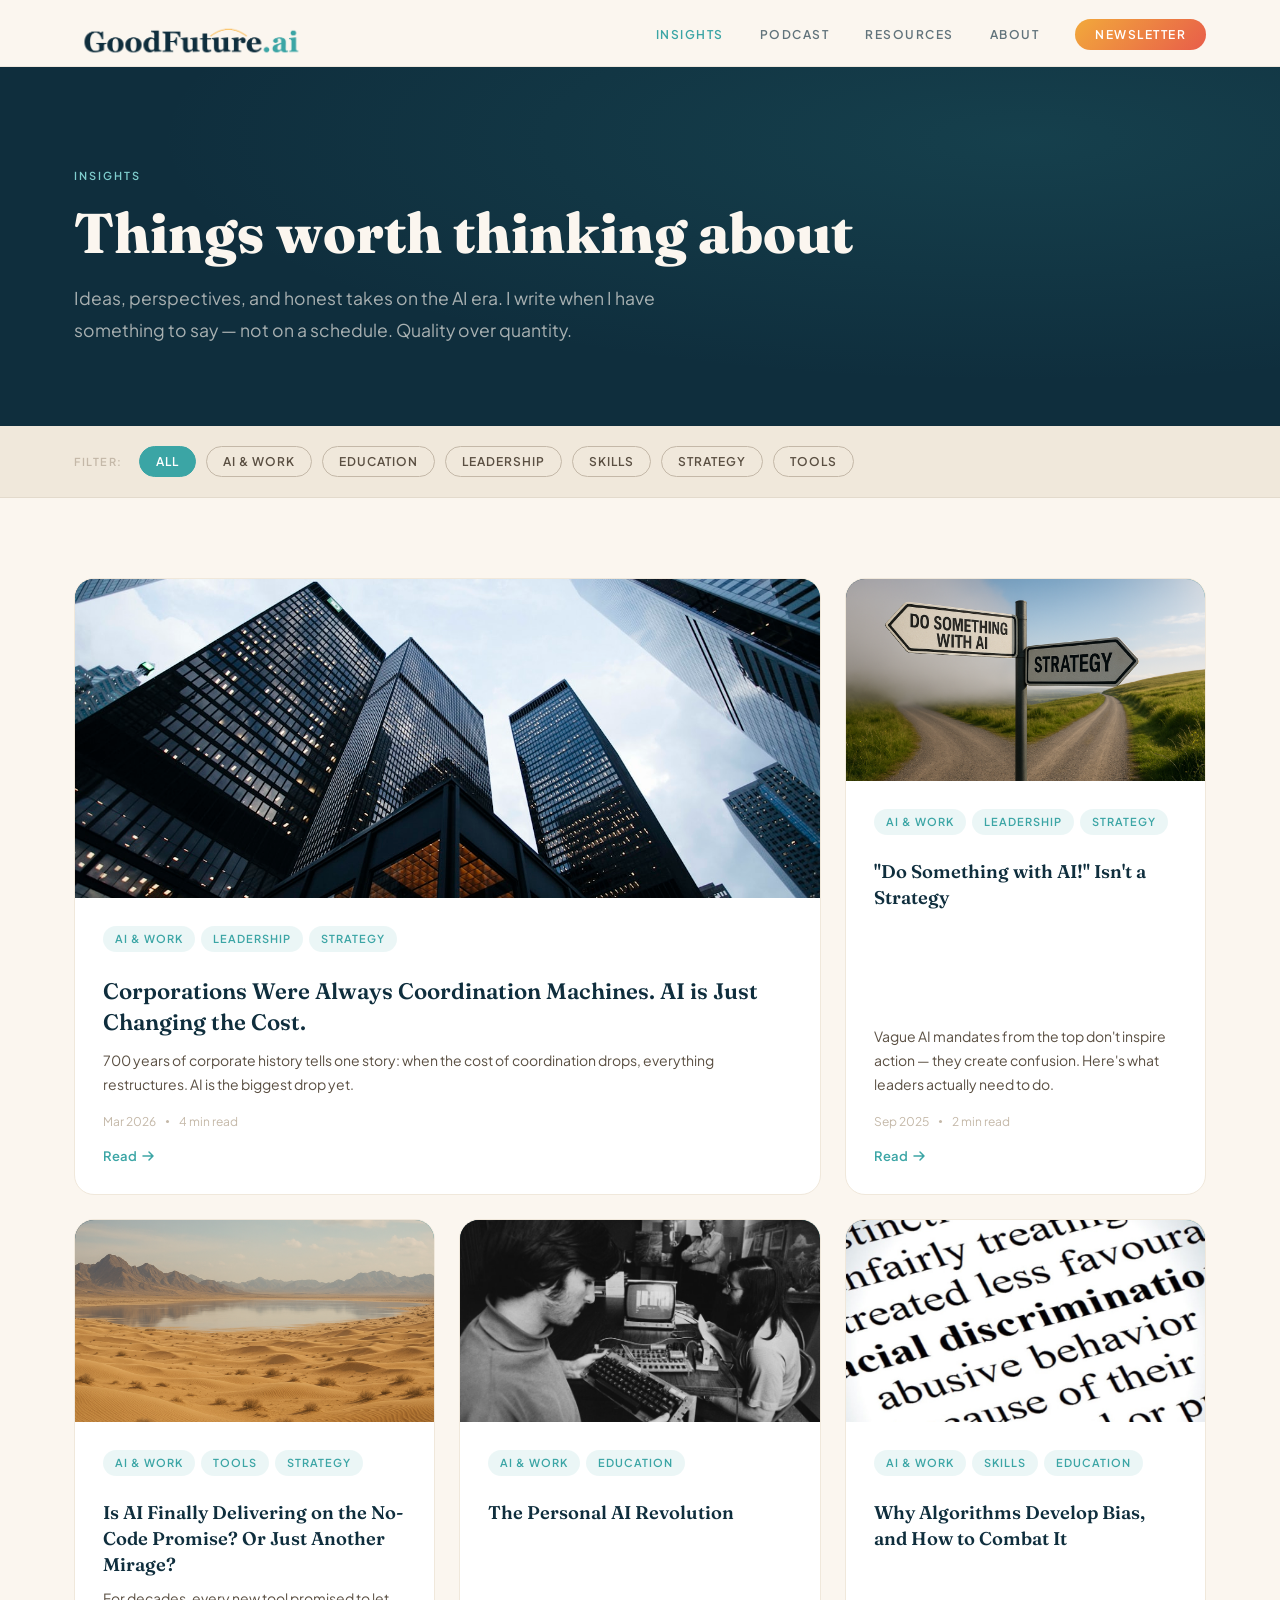
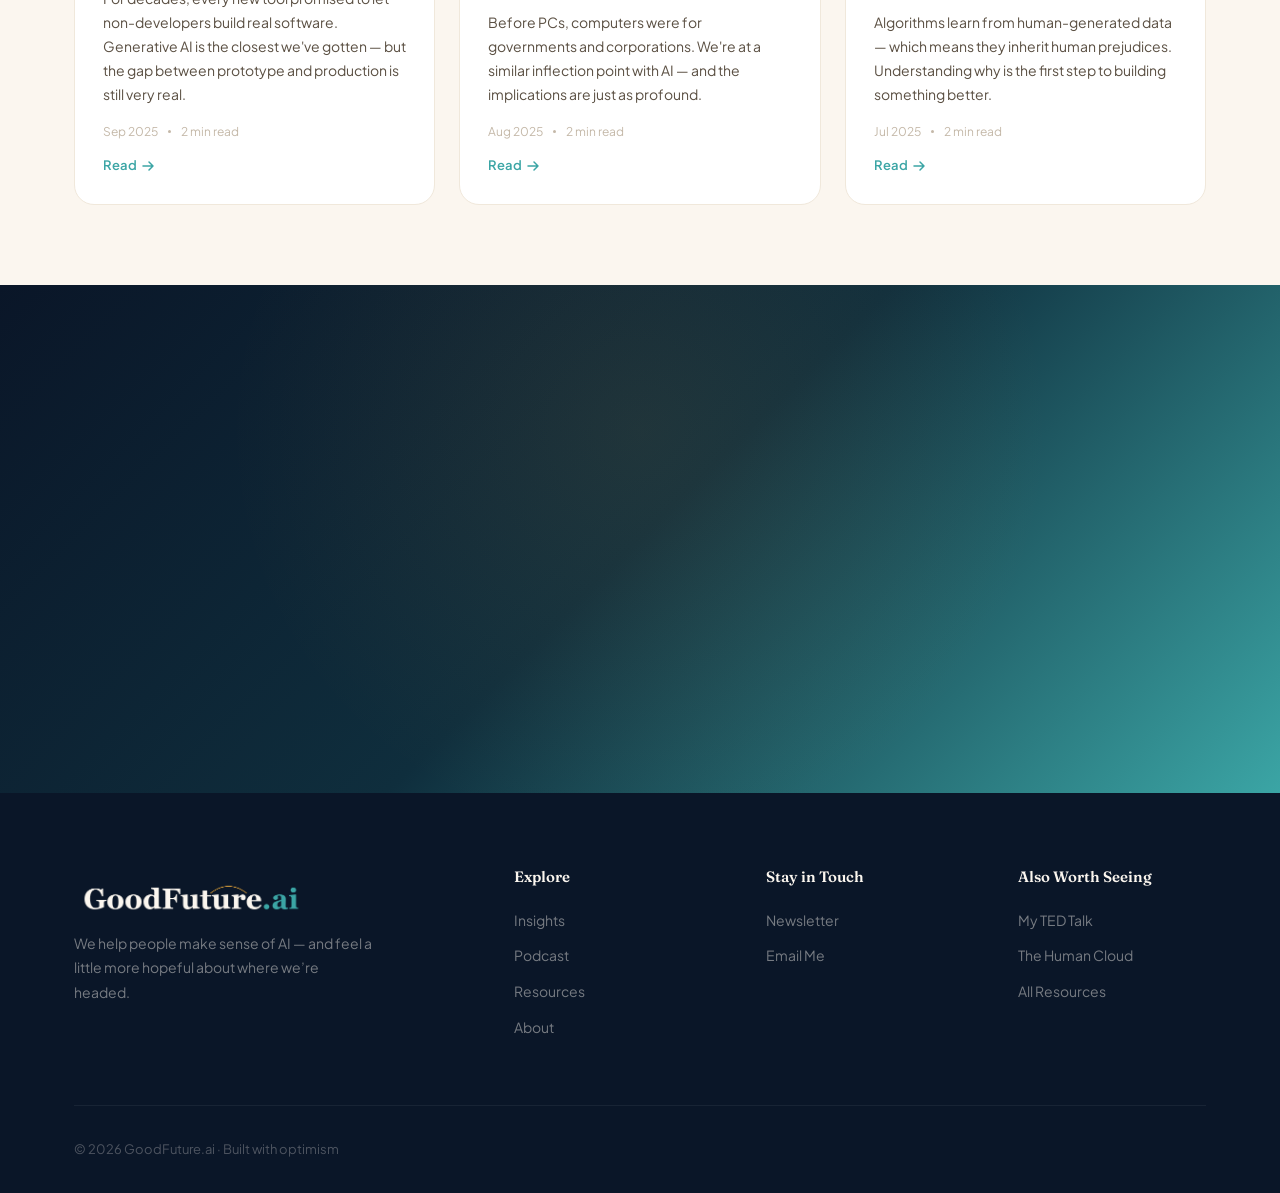
<file: insights/index.html>
<!DOCTYPE html>
<html lang="en">
<head>
<meta charset="UTF-8">
<meta name="viewport" content="width=device-width, initial-scale=1.0">
<title>GoodFuture.ai - Insights</title>
<meta name="description" content="Ideas, perspectives, and honest takes on the AI era — from someone who's been thinking about this for a while.">
<link rel="preconnect" href="https://fonts.googleapis.com">
<link rel="preconnect" href="https://fonts.gstatic.com" crossorigin>
<link href="https://fonts.googleapis.com/css2?family=Fraunces:ital,opsz,wght@0,9..144,300;0,9..144,400;0,9..144,500;0,9..144,600;0,9..144,700;0,9..144,800;0,9..144,900;1,9..144,400;1,9..144,500;1,9..144,600&family=Plus+Jakarta+Sans:ital,wght@0,300;0,400;0,500;0,600;0,700;1,400;1,500&display=swap" rel="stylesheet">
<link rel="stylesheet" href="../assets/css/main.css">
<link rel="icon" type="image/png" href="../favicon.png">

<style>
/* ══════════════════════════════════════════════
   INSIGHTS PAGE — SPECIFIC STYLES
══════════════════════════════════════════════ */

/* Page Hero */
.page-hero {
  background: var(--deep-horizon);
  padding: 100px 0 80px;
  position: relative;
  overflow: hidden;
}
.page-hero::after {
  content: '';
  position: absolute;
  inset: 0;
  background: radial-gradient(ellipse at 80% 20%, rgba(59,165,165,.15) 0%, transparent 60%);
  pointer-events: none;
}
.page-hero-inner { position: relative; z-index: 1; }
.page-hero .label { color: var(--morning-teal-light); margin-bottom: 16px; }
.page-hero h1 { color: var(--warm-light); margin-bottom: 18px; font-size: clamp(2rem, 5vw, 3.5rem); }
.page-hero p  { color: rgba(251,246,239,.65); max-width: 50ch; line-height: 1.8; font-size: 1.1rem; }

/* Tag Filters */
.filters-bar {
  background: var(--warm-mid);
  padding: 20px 0;
  position: sticky;
  top: 0;
  z-index: 100;
  border-bottom: 1px solid rgba(196,184,168,.3);
}
.filters-inner {
  display: flex; align-items: center; gap: 10px; flex-wrap: wrap;
}
.filter-btn {
  padding: 7px 16px; border-radius: var(--radius-full);
  font-size: 12px; font-weight: 600; text-transform: uppercase; letter-spacing: 1px;
  background: transparent; border: 1.5px solid var(--warm-stone);
  color: var(--warm-dark); cursor: pointer;
  transition: all .2s ease;
}
.filter-btn:hover { border-color: var(--morning-teal); color: var(--morning-teal); }
.filter-btn.active {
  background: var(--morning-teal); border-color: var(--morning-teal); color: #fff;
}
.filters-label {
  font-size: 11px; font-weight: 600; text-transform: uppercase;
  letter-spacing: 1.5px; color: var(--warm-stone); margin-right: 6px;
}

/* Articles Grid */
.insights-body { padding: 80px 0; }
.insights-grid {
  display: grid;
  grid-template-columns: repeat(3, 1fr);
  gap: 24px;
}
.insight-card {
  background: #fff; border: 1px solid var(--warm-mid);
  border-radius: var(--radius-lg); overflow: hidden;
  display: flex; flex-direction: column;
  transition: all .3s ease; cursor: pointer;
  text-decoration: none; color: inherit;
}
.insight-card:hover { transform: translateY(-4px); box-shadow: var(--shadow-md); border-color: rgba(59,165,165,.2); }
.insight-card.featured { grid-column: span 2; }

.ic-img {
  aspect-ratio: 16/9; position: relative;
  background: var(--gradient-horizon);
  display: flex; align-items: center; justify-content: center;
  overflow: hidden;
}
.insight-card.featured .ic-img { aspect-ratio: 21/9; }
.ic-img-overlay {
  position: absolute; inset: 0;
  background: linear-gradient(135deg, rgba(15,46,61,.7), rgba(59,165,165,.5));
}
.ic-img svg { position: relative; z-index: 1; opacity: .5; }
.ic-img img { width: 100%; height: 100%; object-fit: cover; position: absolute; inset: 0; }
.ic-img .has-video {
  position: absolute; bottom: 12px; right: 12px; z-index: 2;
  background: rgba(0,0,0,.55); border-radius: var(--radius-sm);
  padding: 4px 10px; color: #fff; font-size: 11px; font-weight: 600;
  display: flex; align-items: center; gap: 6px;
}

.ic-body { padding: 28px; flex: 1; display: flex; flex-direction: column; }
.ic-tags { display: flex; gap: 6px; flex-wrap: wrap; margin-bottom: 12px; }
.ic-body h3 { font-size: 1.15rem; line-height: 1.4; margin-bottom: 10px; flex: 1; }
.insight-card.featured .ic-body h3 { font-size: 1.4rem; }
.ic-body p  { color: var(--warm-dark); font-size: 14px; line-height: 1.7; margin-bottom: 16px; }
.ic-meta { display: flex; align-items: center; gap: 10px; font-size: 12px; color: var(--warm-stone); margin-top: auto; }
.ic-dot  { width: 3px; height: 3px; border-radius: 50%; background: var(--warm-stone); }
.ic-link {
  display: inline-flex; align-items: center; gap: 4px;
  color: var(--morning-teal); font-size: 13px; font-weight: 600;
  margin-top: 14px; transition: gap .2s;
}
.ic-link:hover { gap: 8px; }

/* Empty state */
.no-results {
  grid-column: 1 / -1;
  text-align: center; padding: 80px 24px; color: var(--warm-stone);
}
.no-results h3 { font-family: var(--font-display); font-size: 1.4rem; margin-bottom: 10px; color: var(--warm-dark); }

/* Responsive */
@media (max-width: 1024px) {
  .insights-grid { grid-template-columns: repeat(2, 1fr); }
  .insight-card.featured { grid-column: span 2; }
}
@media (max-width: 768px) {
  .insights-grid { grid-template-columns: 1fr; }
  .insight-card.featured { grid-column: span 1; }
  .insight-card.featured .ic-img { aspect-ratio: 16/9; }
}
</style>
</head>

<body>

<!-- ══════════════════════════════════════════
     NAVIGATION (static — maintained by build scripts)
══════════════════════════════════════════ -->
<header><nav class="nav" id="nav"><div class="container"><div class="nav-inner"><a href="../" class="nav-logo"><img src="../images/wordmark-on-light.png" alt="GoodFuture.ai"></a><ul class="nav-links"><li><a href="../insights/" class="active">Insights</a></li><li><a href="../podcast/">Podcast</a></li><li><a href="../resources/">Resources</a></li><li><a href="../#about">About</a></li><li><a href="../#connect" class="nav-cta">Newsletter</a></li></ul><button class="nav-hamburger" id="hamburger" aria-label="Open menu" aria-expanded="false"><span></span><span></span><span></span></button></div></div></nav><div class="mobile-nav" id="mobileNav" role="dialog" aria-label="Navigation"><button class="mobile-nav-close" id="navClose" aria-label="Close menu">&#x2715;</button><a href="../insights/"  onclick="closeMobileNav()">Insights</a><a href="../podcast/"   onclick="closeMobileNav()">Podcast</a><a href="../resources/" onclick="closeMobileNav()">Resources</a><a href="../#about"     onclick="closeMobileNav()">About</a><a href="../#connect"   onclick="closeMobileNav()" style="color:var(--morning-teal)">Newsletter</a></div></header>

<!-- ══════════════════════════════════════════
     PAGE HERO
══════════════════════════════════════════ -->
<section class="page-hero">
  <div class="container">
    <div class="page-hero-inner">
      <div class="label fade-up">Insights</div>
      <h1 class="fade-up delay-1">Things worth thinking about</h1>
      <p class="fade-up delay-2">
        Ideas, perspectives, and honest takes on the AI era. I write when I have
        something to say — not on a schedule. Quality over quantity.
      </p>
    </div>
  </div>
</section>

<!-- ══════════════════════════════════════════
     TAG FILTERS
══════════════════════════════════════════ -->
<div class="filters-bar">
  <div class="container">
    <div class="filters-inner" id="filters-inner">
<!-- GF:FILTERS:START -->
      <span class="filters-label">Filter:</span>
      <button class="filter-btn active" data-tag="all" onclick="filterBy('all')">All</button>
      <button class="filter-btn" data-tag="AI &amp; Work" onclick="filterBy('AI &amp; Work')">AI &amp; Work</button>
      <button class="filter-btn" data-tag="Education" onclick="filterBy('Education')">Education</button>
      <button class="filter-btn" data-tag="Leadership" onclick="filterBy('Leadership')">Leadership</button>
      <button class="filter-btn" data-tag="Skills" onclick="filterBy('Skills')">Skills</button>
      <button class="filter-btn" data-tag="Strategy" onclick="filterBy('Strategy')">Strategy</button>
      <button class="filter-btn" data-tag="Tools" onclick="filterBy('Tools')">Tools</button>
<!-- GF:FILTERS:END -->
    </div>
  </div>
</div>

<!-- ══════════════════════════════════════════
     ARTICLES GRID
══════════════════════════════════════════ -->
<section class="insights-body">
  <div class="container">
    <div class="insights-grid" id="insights-grid">
<!-- GF:INSIGHTS_GRID:START -->
    <a class="insight-card featured fade-up delay-1" id="card-corporations-were-always-coordination-machines" href="corporations-were-always-coordination-machines/">
      <div class="ic-img"><img src="../images/cover/corporations.jpg" alt="Corporations Were Always Coordination Machines. AI is Just Changing the Cost."></div>
      <div class="ic-body">
        <div class="ic-tags"><span class="a-tag">AI &amp; Work</span><span class="a-tag">Leadership</span><span class="a-tag">Strategy</span></div>
        <h3>Corporations Were Always Coordination Machines. AI is Just Changing the Cost.</h3>
        <p>700 years of corporate history tells one story: when the cost of coordination drops, everything restructures. AI is the biggest drop yet.</p>
        <div class="ic-meta"><span>Mar 2026</span><span class="ic-dot"></span><span>4 min read</span></div>
        <span class="ic-link">Read <svg width="14" height="14" viewBox="0 0 14 14" fill="none" aria-hidden="true"><path d="M2 7h10M8 3l4 4-4 4" stroke="currentColor" stroke-width="1.5" stroke-linecap="round" stroke-linejoin="round"/></svg></span>
      </div>
    </a>
    <a class="insight-card fade-up delay-2" id="card-do-something-ai-isnt-strategy" href="do-something-ai-isnt-strategy/">
      <div class="ic-img"><img src="../images/cover/do_something.png" alt="&quot;Do Something with AI!&quot; Isn't a Strategy"></div>
      <div class="ic-body">
        <div class="ic-tags"><span class="a-tag">AI &amp; Work</span><span class="a-tag">Leadership</span><span class="a-tag">Strategy</span></div>
        <h3>&quot;Do Something with AI!&quot; Isn't a Strategy</h3>
        <p>Vague AI mandates from the top don't inspire action — they create confusion. Here's what leaders actually need to do.</p>
        <div class="ic-meta"><span>Sep 2025</span><span class="ic-dot"></span><span>2 min read</span></div>
        <span class="ic-link">Read <svg width="14" height="14" viewBox="0 0 14 14" fill="none" aria-hidden="true"><path d="M2 7h10M8 3l4 4-4 4" stroke="currentColor" stroke-width="1.5" stroke-linecap="round" stroke-linejoin="round"/></svg></span>
      </div>
    </a>
    <a class="insight-card fade-up delay-3" id="card-ai-no-code-promise" href="ai-no-code-promise/">
      <div class="ic-img"><img src="../images/cover/desert_mirage.png" alt="Is AI Finally Delivering on the No-Code Promise? Or Just Another Mirage?"></div>
      <div class="ic-body">
        <div class="ic-tags"><span class="a-tag">AI &amp; Work</span><span class="a-tag">Tools</span><span class="a-tag">Strategy</span></div>
        <h3>Is AI Finally Delivering on the No-Code Promise? Or Just Another Mirage?</h3>
        <p>For decades, every new tool promised to let non-developers build real software. Generative AI is the closest we've gotten — but the gap between prototype and production is still very real.</p>
        <div class="ic-meta"><span>Sep 2025</span><span class="ic-dot"></span><span>2 min read</span></div>
        <span class="ic-link">Read <svg width="14" height="14" viewBox="0 0 14 14" fill="none" aria-hidden="true"><path d="M2 7h10M8 3l4 4-4 4" stroke="currentColor" stroke-width="1.5" stroke-linecap="round" stroke-linejoin="round"/></svg></span>
      </div>
    </a>
    <a class="insight-card fade-up delay-1" id="card-personal-ai-revolution" href="personal-ai-revolution/">
      <div class="ic-img"><img src="../images/cover/homebrew.jpg" alt="The Personal AI Revolution"></div>
      <div class="ic-body">
        <div class="ic-tags"><span class="a-tag">AI &amp; Work</span><span class="a-tag">Education</span></div>
        <h3>The Personal AI Revolution</h3>
        <p>Before PCs, computers were for governments and corporations. We're at a similar inflection point with AI — and the implications are just as profound.</p>
        <div class="ic-meta"><span>Aug 2025</span><span class="ic-dot"></span><span>2 min read</span></div>
        <span class="ic-link">Read <svg width="14" height="14" viewBox="0 0 14 14" fill="none" aria-hidden="true"><path d="M2 7h10M8 3l4 4-4 4" stroke="currentColor" stroke-width="1.5" stroke-linecap="round" stroke-linejoin="round"/></svg></span>
      </div>
    </a>
    <a class="insight-card fade-up delay-2" id="card-why-algorithms-develop-bias" href="why-algorithms-develop-bias/">
      <div class="ic-img"><img src="../images/cover/discrimination.jpg" alt="Why Algorithms Develop Bias, and How to Combat It"></div>
      <div class="ic-body">
        <div class="ic-tags"><span class="a-tag">AI &amp; Work</span><span class="a-tag">Skills</span><span class="a-tag">Education</span></div>
        <h3>Why Algorithms Develop Bias, and How to Combat It</h3>
        <p>Algorithms learn from human-generated data — which means they inherit human prejudices. Understanding why is the first step to building something better.</p>
        <div class="ic-meta"><span>Jul 2025</span><span class="ic-dot"></span><span>2 min read</span></div>
        <span class="ic-link">Read <svg width="14" height="14" viewBox="0 0 14 14" fill="none" aria-hidden="true"><path d="M2 7h10M8 3l4 4-4 4" stroke="currentColor" stroke-width="1.5" stroke-linecap="round" stroke-linejoin="round"/></svg></span>
      </div>
    </a>
<!-- GF:INSIGHTS_GRID:END -->
    </div>
  </div>
</section>

<!-- ══════════════════════════════════════════
     NEWSLETTER CTA
══════════════════════════════════════════ -->
<section class="section newsletter" id="connect">
  <div class="container">
    <div class="nl-inner">
      <div class="label fade-up">Stay Connected</div>
      <h2 class="fade-up delay-1">The GoodFuture.ai Newsletter</h2>
      <p class="fade-up delay-2">
        One email every few weeks. Honest takes on AI, practical ideas you can use, and
        a little perspective on where we're all headed. No spam, no fluff.
      </p>
      <form class="nl-form fade-up delay-3" onsubmit="handleSubscribe(event)" novalidate>
        <input type="email" class="nl-input" placeholder="your@email.com" required aria-label="Email address"/>
        <button type="submit" class="btn btn-primary">Subscribe &rarr;</button>
      </form>
    </div>
  </div>
</section>

<!-- ══════════════════════════════════════════
     FOOTER (static — maintained by build scripts)
══════════════════════════════════════════ -->
<footer class="footer"><div class="container"><div class="footer-top"><div class="footer-brand"><a href="../" class="nav-logo"><img src="../images/wordmark-transparent-dark-text.png" alt="GoodFuture.ai"></a><p>We help people make sense of AI &mdash; and feel a little more hopeful about where we&rsquo;re headed.</p></div><div class="footer-col"><h5>Explore</h5><ul><li><a href="../insights/">Insights</a></li><li><a href="../podcast/">Podcast</a></li><li><a href="../resources/">Resources</a></li><li><a href="../#about">About</a></li></ul></div><div class="footer-col"><h5>Stay in Touch</h5><ul><li><a href="../#connect">Newsletter</a></li><li><a href="mailto:hello@goodfuture.ai">Email Me</a></li></ul></div><div class="footer-col"><h5>Also Worth Seeing</h5><ul><li><a href="https://www.youtube.com/watch?v=Hzy_GhX8_Cc" target="_blank" rel="noopener noreferrer">My TED Talk</a></li><li><a href="https://www.humancloudbook.com/" target="_blank" rel="noopener noreferrer">The Human Cloud</a></li><li><a href="../resources/">All Resources</a></li></ul></div></div><div class="footer-bottom"><p>&copy; 2026 GoodFuture.ai &middot; Built with optimism</p></div></div></footer>

<!-- layout.js: nav scroll + mobile menu behaviour -->
<script src="../assets/js/layout.js"></script>
<script src="../assets/js/newsletter.js"></script>

<!-- insights.js: needed for interactive tag filtering -->
<script src="../data/insights.js"></script>
<script>
let activeTag = 'all';

// ── TAG FILTER (re-renders grid dynamically when a filter is clicked) ──
function filterBy(tag) {
  activeTag = tag;
  document.querySelectorAll('.filter-btn').forEach(btn => {
    btn.classList.toggle('active', btn.dataset.tag === tag);
  });
  renderGrid();
}

function renderGrid() {
  const grid = document.getElementById('insights-grid');
  const filtered = activeTag === 'all'
    ? INSIGHTS
    : INSIGHTS.filter(a => a.tags.includes(activeTag));

  if (filtered.length === 0) {
    grid.innerHTML = `<div class="no-results">
      <h3>Nothing here yet for "${activeTag}"</h3>
      <p>Check back soon — or <button onclick="filterBy('all')" style="background:none;border:none;color:var(--morning-teal);font-weight:600;cursor:pointer;font-size:inherit;">browse all insights</button>.</p>
    </div>`;
    return;
  }

  const arrowSvg = '<svg width="14" height="14" viewBox="0 0 14 14" fill="none" aria-hidden="true"><path d="M2 7h10M8 3l4 4-4 4" stroke="currentColor" stroke-width="1.5" stroke-linecap="round" stroke-linejoin="round"/></svg>';

  grid.innerHTML = filtered.map((a, i) => {
    const isFeatured = (i === 0 && activeTag === 'all' && a.featured);
    const delay = (i % 3) + 1;
    return `
    <a class="insight-card${isFeatured ? ' featured' : ''} fade-up delay-${delay}"
       id="card-${a.slug}"
       href="${a.slug}/">
      <div class="ic-img">
        ${a.coverImage
          ? `<img src="${a.coverImage}" alt="${a.title}">`
          : `<div class="ic-img-overlay"></div>
             <svg width="48" height="48" viewBox="0 0 48 48" fill="none" aria-hidden="true">
               <path d="M8 16h32M8 24h24M8 32h28M8 40h16" stroke="white" stroke-width="2" stroke-linecap="round"/>
             </svg>`}
        ${a.youtubeId
          ? `<div class="has-video">
               <svg width="10" height="10" viewBox="0 0 10 10" fill="white"><path d="M2 1l7 4-7 4V1z"/></svg>
               Video
             </div>`
          : ''}
      </div>
      <div class="ic-body">
        <div class="ic-tags">${a.tags.map(t => `<span class="a-tag">${t}</span>`).join('')}</div>
        <h3>${a.title}</h3>
        <p>${a.excerpt}</p>
        <div class="ic-meta">
          <span>${formatInsightDate(a.date)}</span>
          <span class="ic-dot"></span>
          <span>${a.readingTime}</span>
        </div>
        <span class="ic-link">Read ${arrowSvg}</span>
      </div>
    </a>`;
  }).join('');

  document.querySelectorAll('#insights-grid .fade-up').forEach(el => revealObserver.observe(el));
}

// ── SCROLL REVEAL ──
const revealObserver = new IntersectionObserver((entries) => {
  entries.forEach(entry => {
    if (entry.isIntersecting) {
      entry.target.classList.add('visible');
      revealObserver.unobserve(entry.target);
    }
  });
}, { threshold: 0.08, rootMargin: '0px 0px -40px 0px' });

// ── INIT — observe static cards already in the DOM ──
window.addEventListener('DOMContentLoaded', () => {
  document.querySelectorAll('.page-hero .fade-up').forEach((el, i) => {
    setTimeout(() => el.classList.add('visible'), 100 + i * 160);
  });
  document.querySelectorAll('#insights-grid .fade-up').forEach(el => revealObserver.observe(el));
});
</script>

</body>
</html>
</file>
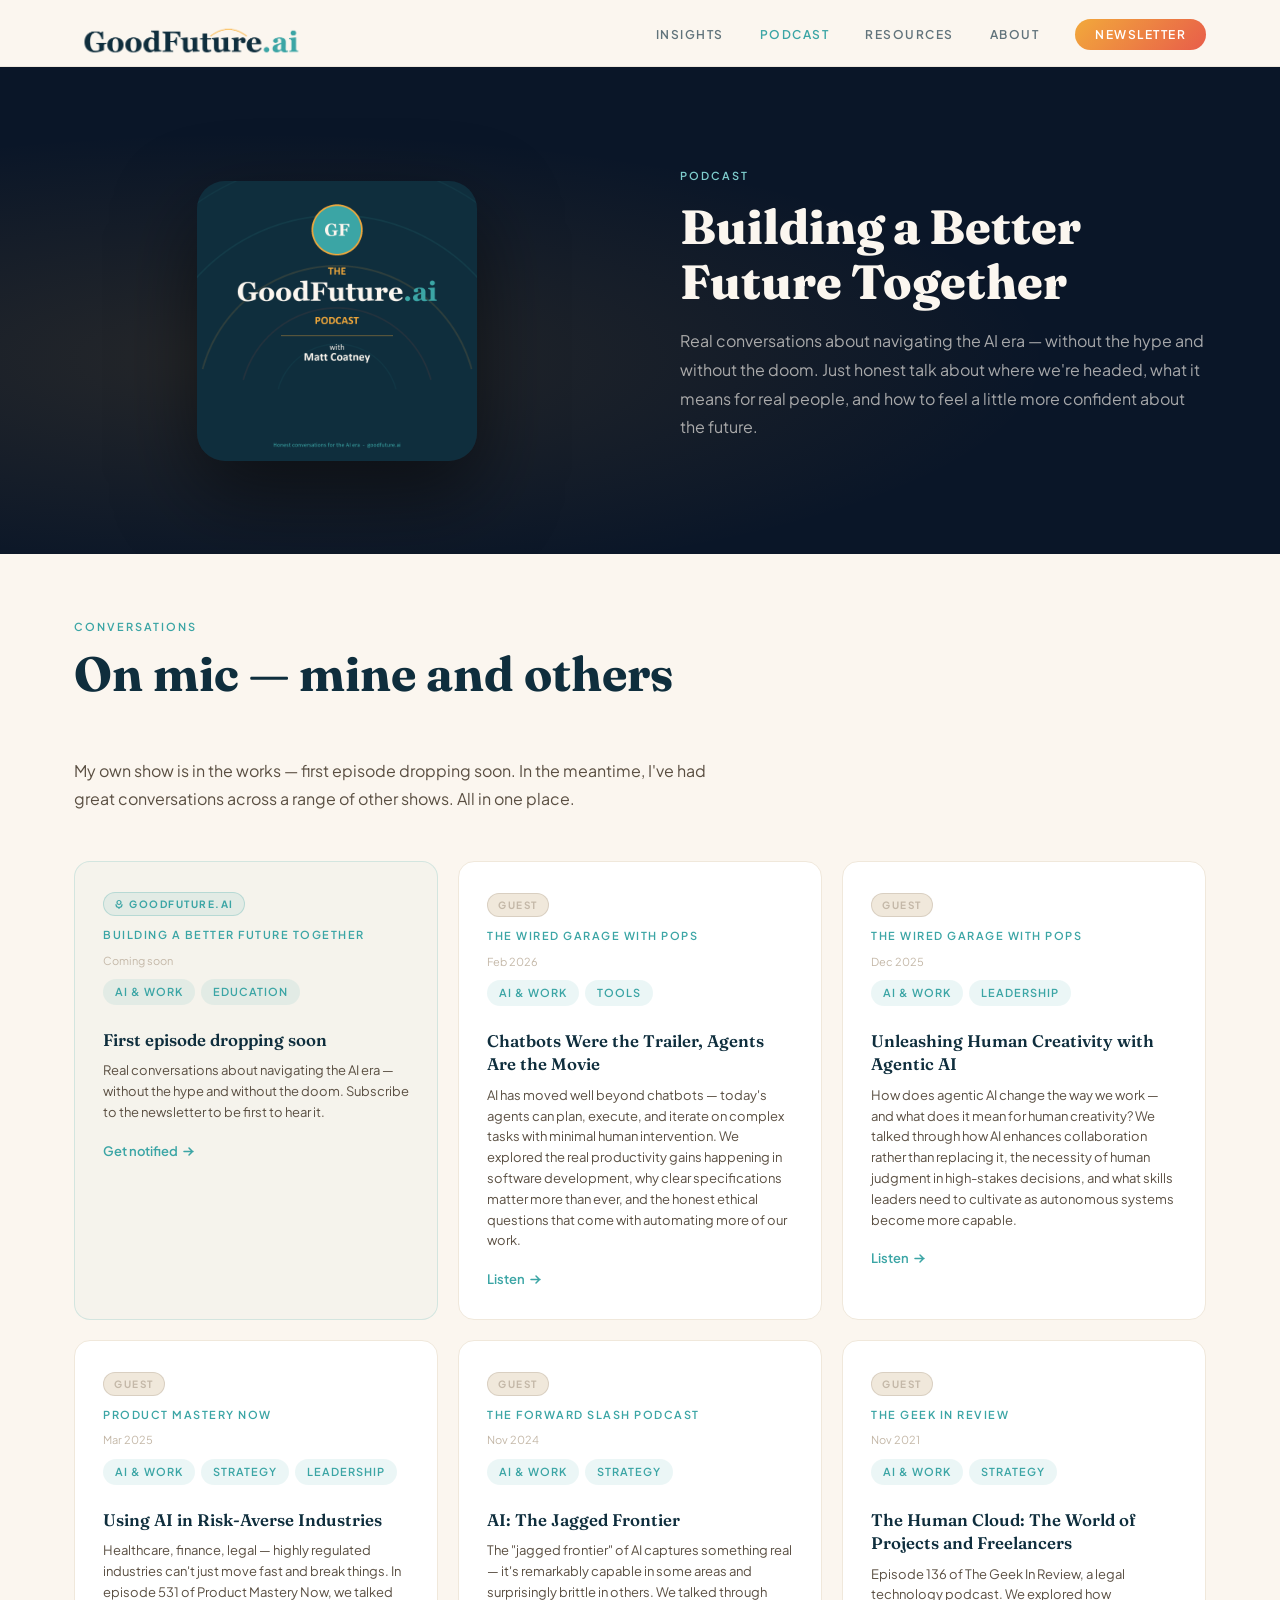
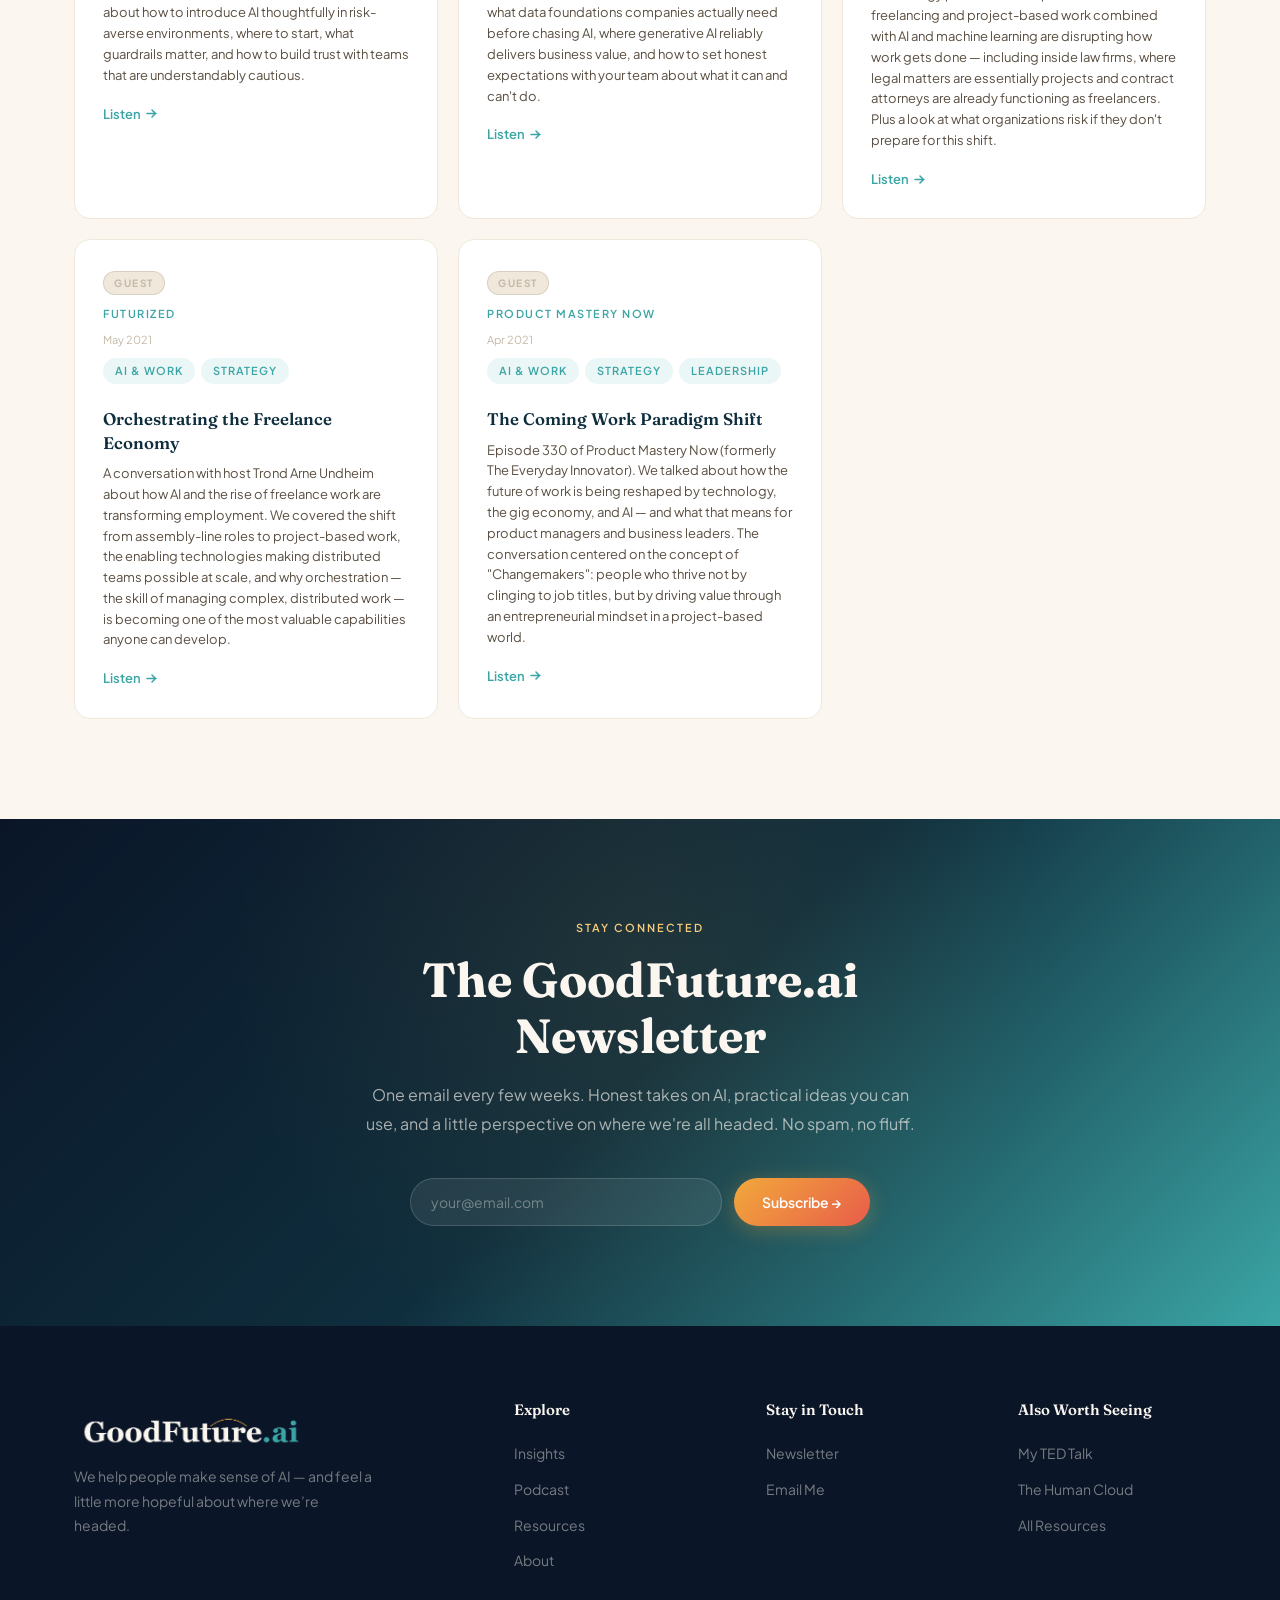
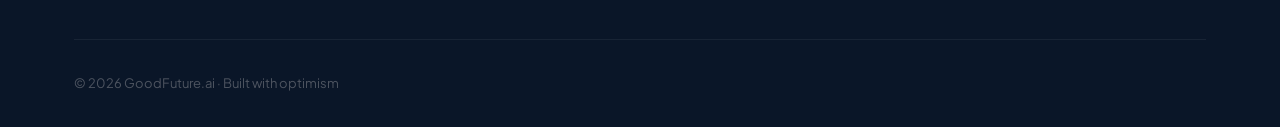
<file: podcast/index.html>
<!DOCTYPE html>
<html lang="en">
<head>
<meta charset="UTF-8">
<meta name="viewport" content="width=device-width, initial-scale=1.0">
<title>GoodFuture.ai - Podcast</title>
<meta name="description" content="Building a Better Future Together, honest conversations about navigating the AI era. Plus appearances on other shows.">
<link rel="preconnect" href="https://fonts.googleapis.com">
<link rel="preconnect" href="https://fonts.gstatic.com" crossorigin>
<link href="https://fonts.googleapis.com/css2?family=Fraunces:ital,opsz,wght@0,9..144,300;0,9..144,400;0,9..144,500;0,9..144,600;0,9..144,700;0,9..144,800;0,9..144,900;1,9..144,400;1,9..144,500;1,9..144,600&family=Plus+Jakarta+Sans:ital,wght@0,300;0,400;0,500;0,600;0,700;1,400;1,500&display=swap" rel="stylesheet">
<link rel="stylesheet" href="../assets/css/main.css">
<link rel="icon" type="image/png" href="../favicon.png">

<style>
/* ══════════════════════════════════════════════
   PODCAST PAGE — SPECIFIC STYLES
══════════════════════════════════════════════ */

/* Page Hero — dark with show art */
.pod-page-hero {
  background: var(--night-sky);
  padding: 100px 0 0;
  position: relative;
  overflow: hidden;
}
.pod-page-hero::before {
  content: '';
  position: absolute; inset: 0;
  background: radial-gradient(ellipse at 20% 60%, rgba(242,169,59,.12) 0%, transparent 55%);
  pointer-events: none;
}
.pod-hero-inner {
  display: grid; grid-template-columns: 1fr 1fr;
  gap: 80px; align-items: center;
  position: relative; z-index: 1;
  padding-bottom: 80px;
}
.pod-hero-art {
  display: flex; align-items: center; justify-content: center;
}
.pod-hero-text .label { color: var(--morning-teal-light); margin-bottom: 14px; }
.pod-hero-text h1 { color: var(--warm-light); font-size: clamp(2rem, 4vw, 3rem); margin-bottom: 18px; }
.pod-hero-text p  { color: rgba(251,246,239,.65); line-height: 1.8; margin-bottom: 32px; max-width: 46ch; }
.pod-platforms { display: flex; flex-wrap: wrap; gap: 10px; margin-bottom: 32px; }
.platform-pill {
  display: inline-flex; align-items: center; gap: 6px;
  padding: 8px 16px; border-radius: var(--radius-full);
  background: rgba(255,255,255,.07); border: 1px solid rgba(255,255,255,.11);
  font-size: 13px; color: rgba(251,246,239,.75);
  transition: all .2s; text-decoration: none;
}
.platform-pill:hover { background: rgba(255,255,255,.13); color: var(--warm-light); }


/* Conversations Section */
.conversations-section { background: var(--warm-light); padding: 64px 0 100px; }
.conversations-section .label { color: var(--morning-teal); }

/* Conversation type badge */
.conv-badge {
  display: inline-flex; align-items: center; gap: 5px;
  font-size: 10px; font-weight: 700; text-transform: uppercase; letter-spacing: 1.5px;
  padding: 3px 10px; border-radius: var(--radius-full);
  margin-bottom: 10px;
}
.conv-badge-mine {
  background: rgba(59,165,165,.1); color: var(--morning-teal);
  border: 1px solid rgba(59,165,165,.25);
}
.conv-badge-guest {
  background: var(--warm-mid); color: var(--warm-stone);
  border: 1px solid rgba(196,184,168,.5);
}
.appear-card.conv-mine {
  background: rgba(59,165,165,.03);
  border-color: rgba(59,165,165,.18);
}
.appear-grid {
  display: grid; grid-template-columns: repeat(3, 1fr);
  gap: 20px; margin-top: 16px;
}
.appear-card {
  background: #fff; border: 1px solid var(--warm-mid);
  border-radius: var(--radius-md); padding: 28px;
  transition: all .3s ease;
}
.appear-card:hover { transform: translateY(-3px); box-shadow: var(--shadow-md); }
.appear-show {
  font-size: 11px; font-weight: 600; text-transform: uppercase;
  letter-spacing: 1.5px; color: var(--morning-teal); margin-bottom: 8px;
}
.appear-date {
  font-size: 11px; color: var(--warm-stone);
  margin-bottom: 10px;
}
.appear-card h4 { font-size: 1.05rem; margin-bottom: 8px; line-height: 1.4; }
.appear-card p  { color: var(--warm-dark); font-size: 13px; line-height: 1.6; margin-bottom: 14px; }
.appear-link {
  display: inline-flex; align-items: center; gap: 4px;
  color: var(--morning-teal); font-size: 13px; font-weight: 600;
  transition: gap .2s;
}
.appear-link:hover { gap: 8px; }
.appear-tags { display: flex; gap: 6px; flex-wrap: wrap; margin-bottom: 12px; }

/* Responsive */
@media (max-width: 1024px) {
  .appear-grid { grid-template-columns: repeat(2, 1fr); }
}
@media (max-width: 768px) {
  .pod-hero-inner { grid-template-columns: 1fr; }
  .pod-hero-art { display: none; }
  .pod-photo-strip { gap: 8px; }
  .pod-photo-strip img { height: 80px; width: 120px; }
  .appear-grid { grid-template-columns: 1fr; }
}
</style>
</head>

<body>

<!-- ══════════════════════════════════════════
     NAVIGATION (static — maintained by build scripts)
══════════════════════════════════════════ -->
<header><nav class="nav" id="nav"><div class="container"><div class="nav-inner"><a href="../" class="nav-logo"><img src="../images/wordmark-on-light.png" alt="GoodFuture.ai"></a><ul class="nav-links"><li><a href="../insights/">Insights</a></li><li><a href="../podcast/" class="active">Podcast</a></li><li><a href="../resources/">Resources</a></li><li><a href="../#about">About</a></li><li><a href="../#connect" class="nav-cta">Newsletter</a></li></ul><button class="nav-hamburger" id="hamburger" aria-label="Open menu" aria-expanded="false"><span></span><span></span><span></span></button></div></div></nav><div class="mobile-nav" id="mobileNav" role="dialog" aria-label="Navigation"><button class="mobile-nav-close" id="navClose" aria-label="Close menu">&#x2715;</button><a href="../insights/"  onclick="closeMobileNav()">Insights</a><a href="../podcast/"   onclick="closeMobileNav()">Podcast</a><a href="../resources/" onclick="closeMobileNav()">Resources</a><a href="../#about"     onclick="closeMobileNav()">About</a><a href="../#connect"   onclick="closeMobileNav()" style="color:var(--morning-teal)">Newsletter</a></div></header>

<!-- PAGE HERO: SHOW INFO -->
<section class="pod-page-hero">
  <div class="container">
    <div class="pod-hero-inner">

      <div class="pod-hero-art fade-up">
        <img src="../images/podcast-cover-1400.png"
             alt="The GoodFuture.ai Podcast with Matt Coatney"
             style="width:280px;height:280px;object-fit:cover;border-radius:var(--radius-xl);box-shadow:0 32px 80px rgba(0,0,0,.5);">
      </div>

      <div class="pod-hero-text fade-up delay-1">
        <div class="label">Podcast</div>
        <h1>Building a Better Future Together</h1>
        <p id="show-desc"><!-- GF:SHOW_DESC:START -->
Real conversations about navigating the AI era — without the hype and without the doom. Just honest talk about where we're headed, what it means for real people, and how to feel a little more confident about the future.

<!-- GF:SHOW_DESC:END --></p>
        <!-- platform pills: uncomment when podcast is live
        <div class="pod-platforms" id="show-platforms"></div>
        <a href="#" class="btn btn-primary" id="show-listen-btn">Listen Now</a>
        -->
      </div>

    </div>

  </div>
</section>


<!-- CONVERSATIONS -->
<section class="conversations-section" id="conversations">
  <div class="container">
    <div class="sec-head">
      <div class="sec-head-text">
        <div class="label fade-up">Conversations</div>
        <h2 class="fade-up delay-1">On mic — mine and others</h2>
      </div>
    </div>
    <p class="fade-up" style="color:var(--warm-dark); max-width:54ch; margin-bottom:48px; line-height:1.75;">
      My own show is in the works — first episode dropping soon. In the meantime, I've had great conversations across a range of other shows. All in one place.
    </p>
    <div class="appear-grid" id="conversations-grid">

      <!-- My show — coming soon -->
      <div class="appear-card conv-mine fade-up">
        <span class="conv-badge conv-badge-mine">
          <svg width="10" height="10" viewBox="0 0 10 10" fill="none" aria-hidden="true"><circle cx="5" cy="3.5" r="2" stroke="currentColor" stroke-width="1.2"/><path d="M2 5.5a3 3 0 006 0" stroke="currentColor" stroke-width="1.2" fill="none" stroke-linecap="round"/><path d="M5 8.5v1" stroke="currentColor" stroke-width="1.2" stroke-linecap="round"/></svg>
          GoodFuture.ai
        </span>
        <div class="appear-show">Building a Better Future Together</div>
        <div class="appear-date">Coming soon</div>
        <div class="appear-tags"><span class="a-tag">AI &amp; Work</span><span class="a-tag">Education</span></div>
        <h4>First episode dropping soon</h4>
        <p>Real conversations about navigating the AI era — without the hype and without the doom. Subscribe to the newsletter to be first to hear it.</p>
        <a href="../#connect" class="appear-link">Get notified <svg width="13" height="13" viewBox="0 0 13 13" fill="none" aria-hidden="true"><path d="M2 6.5h9M7 3l3.5 3.5L7 10" stroke="currentColor" stroke-width="1.5" stroke-linecap="round" stroke-linejoin="round"/></svg></a>
      </div>

<!-- GF:APPEARANCES:START -->
      <div class="appear-card fade-up delay-1">
        <span class="conv-badge conv-badge-guest">Guest</span>
        <div class="appear-show">The Wired Garage with Pops</div>
        <div class="appear-date">Feb 2026</div>
        <div class="appear-tags"><span class="a-tag">AI &amp; Work</span><span class="a-tag">Tools</span></div>
        <h4>Chatbots Were the Trailer, Agents Are the Movie</h4>
        <p>AI has moved well beyond chatbots — today's agents can plan, execute, and iterate on complex tasks with minimal human intervention. We explored the real productivity gains happening in software development, why clear specifications matter more than ever, and the honest ethical questions that come with automating more of our work.</p>
        <a href="https://podcasts.apple.com/gm/podcast/chatbots-were-the-trailer-agents-are-the-movie/id1861572678?i=1000750125404" class="appear-link" target="_blank" rel="noopener noreferrer">Listen <svg width="13" height="13" viewBox="0 0 13 13" fill="none" aria-hidden="true"><path d="M2 6.5h9M7 3l3.5 3.5L7 10" stroke="currentColor" stroke-width="1.5" stroke-linecap="round" stroke-linejoin="round"/></svg></a>
      </div>
      <div class="appear-card fade-up delay-2">
        <span class="conv-badge conv-badge-guest">Guest</span>
        <div class="appear-show">The Wired Garage with Pops</div>
        <div class="appear-date">Dec 2025</div>
        <div class="appear-tags"><span class="a-tag">AI &amp; Work</span><span class="a-tag">Leadership</span></div>
        <h4>Unleashing Human Creativity with Agentic AI</h4>
        <p>How does agentic AI change the way we work — and what does it mean for human creativity? We talked through how AI enhances collaboration rather than replacing it, the necessity of human judgment in high-stakes decisions, and what skills leaders need to cultivate as autonomous systems become more capable.</p>
        <a href="https://podcasts.apple.com/gm/podcast/unleashing-human-creativity-with-agentic-a/id1861572678?i=1000741426777" class="appear-link" target="_blank" rel="noopener noreferrer">Listen <svg width="13" height="13" viewBox="0 0 13 13" fill="none" aria-hidden="true"><path d="M2 6.5h9M7 3l3.5 3.5L7 10" stroke="currentColor" stroke-width="1.5" stroke-linecap="round" stroke-linejoin="round"/></svg></a>
      </div>
      <div class="appear-card fade-up delay-3">
        <span class="conv-badge conv-badge-guest">Guest</span>
        <div class="appear-show">Product Mastery Now</div>
        <div class="appear-date">Mar 2025</div>
        <div class="appear-tags"><span class="a-tag">AI &amp; Work</span><span class="a-tag">Strategy</span><span class="a-tag">Leadership</span></div>
        <h4>Using AI in Risk-Averse Industries</h4>
        <p>Healthcare, finance, legal — highly regulated industries can't just move fast and break things. In episode 531 of Product Mastery Now, we talked about how to introduce AI thoughtfully in risk-averse environments, where to start, what guardrails matter, and how to build trust with teams that are understandably cautious.</p>
        <a href="https://productmasterynow.com/blog/531-using-ai-in-risk-adverse-industries-with-matt-coatney/" class="appear-link" target="_blank" rel="noopener noreferrer">Listen <svg width="13" height="13" viewBox="0 0 13 13" fill="none" aria-hidden="true"><path d="M2 6.5h9M7 3l3.5 3.5L7 10" stroke="currentColor" stroke-width="1.5" stroke-linecap="round" stroke-linejoin="round"/></svg></a>
      </div>
      <div class="appear-card fade-up delay-1">
        <span class="conv-badge conv-badge-guest">Guest</span>
        <div class="appear-show">The Forward Slash Podcast</div>
        <div class="appear-date">Nov 2024</div>
        <div class="appear-tags"><span class="a-tag">AI &amp; Work</span><span class="a-tag">Strategy</span></div>
        <h4>AI: The Jagged Frontier</h4>
        <p>The &quot;jagged frontier&quot; of AI captures something real — it's remarkably capable in some areas and surprisingly brittle in others. We talked through what data foundations companies actually need before chasing AI, where generative AI reliably delivers business value, and how to set honest expectations with your team about what it can and can't do.</p>
        <a href="https://podcasts.apple.com/us/podcast/ai-the-jagged-frontier/id1744372906?i=1000678409487" class="appear-link" target="_blank" rel="noopener noreferrer">Listen <svg width="13" height="13" viewBox="0 0 13 13" fill="none" aria-hidden="true"><path d="M2 6.5h9M7 3l3.5 3.5L7 10" stroke="currentColor" stroke-width="1.5" stroke-linecap="round" stroke-linejoin="round"/></svg></a>
      </div>
      <div class="appear-card fade-up delay-2">
        <span class="conv-badge conv-badge-guest">Guest</span>
        <div class="appear-show">The Geek In Review</div>
        <div class="appear-date">Nov 2021</div>
        <div class="appear-tags"><span class="a-tag">AI &amp; Work</span><span class="a-tag">Strategy</span></div>
        <h4>The Human Cloud: The World of Projects and Freelancers</h4>
        <p>Episode 136 of The Geek In Review, a legal technology podcast. We explored how freelancing and project-based work combined with AI and machine learning are disrupting how work gets done — including inside law firms, where legal matters are essentially projects and contract attorneys are already functioning as freelancers. Plus a look at what organizations risk if they don't prepare for this shift.</p>
        <a href="https://podcasts.apple.com/us/podcast/matthew-coatney-the-human-cloud-the-world/id1401505293?i=1000541457900" class="appear-link" target="_blank" rel="noopener noreferrer">Listen <svg width="13" height="13" viewBox="0 0 13 13" fill="none" aria-hidden="true"><path d="M2 6.5h9M7 3l3.5 3.5L7 10" stroke="currentColor" stroke-width="1.5" stroke-linecap="round" stroke-linejoin="round"/></svg></a>
      </div>
      <div class="appear-card fade-up delay-3">
        <span class="conv-badge conv-badge-guest">Guest</span>
        <div class="appear-show">Futurized</div>
        <div class="appear-date">May 2021</div>
        <div class="appear-tags"><span class="a-tag">AI &amp; Work</span><span class="a-tag">Strategy</span></div>
        <h4>Orchestrating the Freelance Economy</h4>
        <p>A conversation with host Trond Arne Undheim about how AI and the rise of freelance work are transforming employment. We covered the shift from assembly-line roles to project-based work, the enabling technologies making distributed teams possible at scale, and why orchestration — the skill of managing complex, distributed work — is becoming one of the most valuable capabilities anyone can develop.</p>
        <a href="https://www.podbean.com/media/share/pb-23532-ff9a12" class="appear-link" target="_blank" rel="noopener noreferrer">Listen <svg width="13" height="13" viewBox="0 0 13 13" fill="none" aria-hidden="true"><path d="M2 6.5h9M7 3l3.5 3.5L7 10" stroke="currentColor" stroke-width="1.5" stroke-linecap="round" stroke-linejoin="round"/></svg></a>
      </div>
      <div class="appear-card fade-up delay-1">
        <span class="conv-badge conv-badge-guest">Guest</span>
        <div class="appear-show">Product Mastery Now</div>
        <div class="appear-date">Apr 2021</div>
        <div class="appear-tags"><span class="a-tag">AI &amp; Work</span><span class="a-tag">Strategy</span><span class="a-tag">Leadership</span></div>
        <h4>The Coming Work Paradigm Shift</h4>
        <p>Episode 330 of Product Mastery Now (formerly The Everyday Innovator). We talked about how the future of work is being reshaped by technology, the gig economy, and AI — and what that means for product managers and business leaders. The conversation centered on the concept of &quot;Changemakers&quot;: people who thrive not by clinging to job titles, but by driving value through an entrepreneurial mindset in a project-based world.</p>
        <a href="https://productmasterynow.com/blog/tei-330-the-coming-work-paradigm-shift-with-matt-coatney/" class="appear-link" target="_blank" rel="noopener noreferrer">Listen <svg width="13" height="13" viewBox="0 0 13 13" fill="none" aria-hidden="true"><path d="M2 6.5h9M7 3l3.5 3.5L7 10" stroke="currentColor" stroke-width="1.5" stroke-linecap="round" stroke-linejoin="round"/></svg></a>
      </div>
<!-- GF:APPEARANCES:END -->
    </div>
  </div>
</section>

<!-- NEWSLETTER -->
<section class="section newsletter" id="connect">
  <div class="container">
    <div class="nl-inner">
      <div class="label fade-up">Stay Connected</div>
      <h2 class="fade-up delay-1">The GoodFuture.ai Newsletter</h2>
      <p class="fade-up delay-2">
        One email every few weeks. Honest takes on AI, practical ideas you can use, and
        a little perspective on where we're all headed. No spam, no fluff.
      </p>
      <form class="nl-form fade-up delay-3" onsubmit="handleSubscribe(event)" novalidate>
        <input type="email" class="nl-input" placeholder="your@email.com" required aria-label="Email address"/>
        <button type="submit" class="btn btn-primary">Subscribe &rarr;</button>
      </form>
    </div>
  </div>
</section>

<!-- ══════════════════════════════════════════
     FOOTER (static — maintained by build scripts)
══════════════════════════════════════════ -->
<footer class="footer"><div class="container"><div class="footer-top"><div class="footer-brand"><a href="../" class="nav-logo"><img src="../images/wordmark-transparent-dark-text.png" alt="GoodFuture.ai"></a><p>We help people make sense of AI &mdash; and feel a little more hopeful about where we&rsquo;re headed.</p></div><div class="footer-col"><h5>Explore</h5><ul><li><a href="../insights/">Insights</a></li><li><a href="../podcast/">Podcast</a></li><li><a href="../resources/">Resources</a></li><li><a href="../#about">About</a></li></ul></div><div class="footer-col"><h5>Stay in Touch</h5><ul><li><a href="../#connect">Newsletter</a></li><li><a href="mailto:hello@goodfuture.ai">Email Me</a></li></ul></div><div class="footer-col"><h5>Also Worth Seeing</h5><ul><li><a href="https://www.youtube.com/watch?v=Hzy_GhX8_Cc" target="_blank" rel="noopener noreferrer">My TED Talk</a></li><li><a href="https://www.humancloudbook.com/" target="_blank" rel="noopener noreferrer">The Human Cloud</a></li><li><a href="../resources/">All Resources</a></li></ul></div></div><div class="footer-bottom"><p>&copy; 2026 GoodFuture.ai &middot; Built with optimism</p></div></div></footer>

<script src="../assets/js/layout.js"></script>
<script src="../assets/js/newsletter.js"></script>

<script>
// ── SCROLL REVEAL (all content is static — just animate on scroll) ──
const revealObserver = new IntersectionObserver((entries) => {
  entries.forEach(entry => {
    if (entry.isIntersecting) { entry.target.classList.add('visible'); revealObserver.unobserve(entry.target); }
  });
}, { threshold: 0.08, rootMargin: '0px 0px -40px 0px' });

window.addEventListener('DOMContentLoaded', () => {
  document.querySelectorAll('.pod-page-hero .fade-up').forEach((el, i) => {
    setTimeout(() => el.classList.add('visible'), 100 + i * 160);
  });
  document.querySelectorAll('.fade-up:not(.pod-page-hero .fade-up)').forEach(el => {
    revealObserver.observe(el);
  });
});
</script>

</body>
</html>
</file>
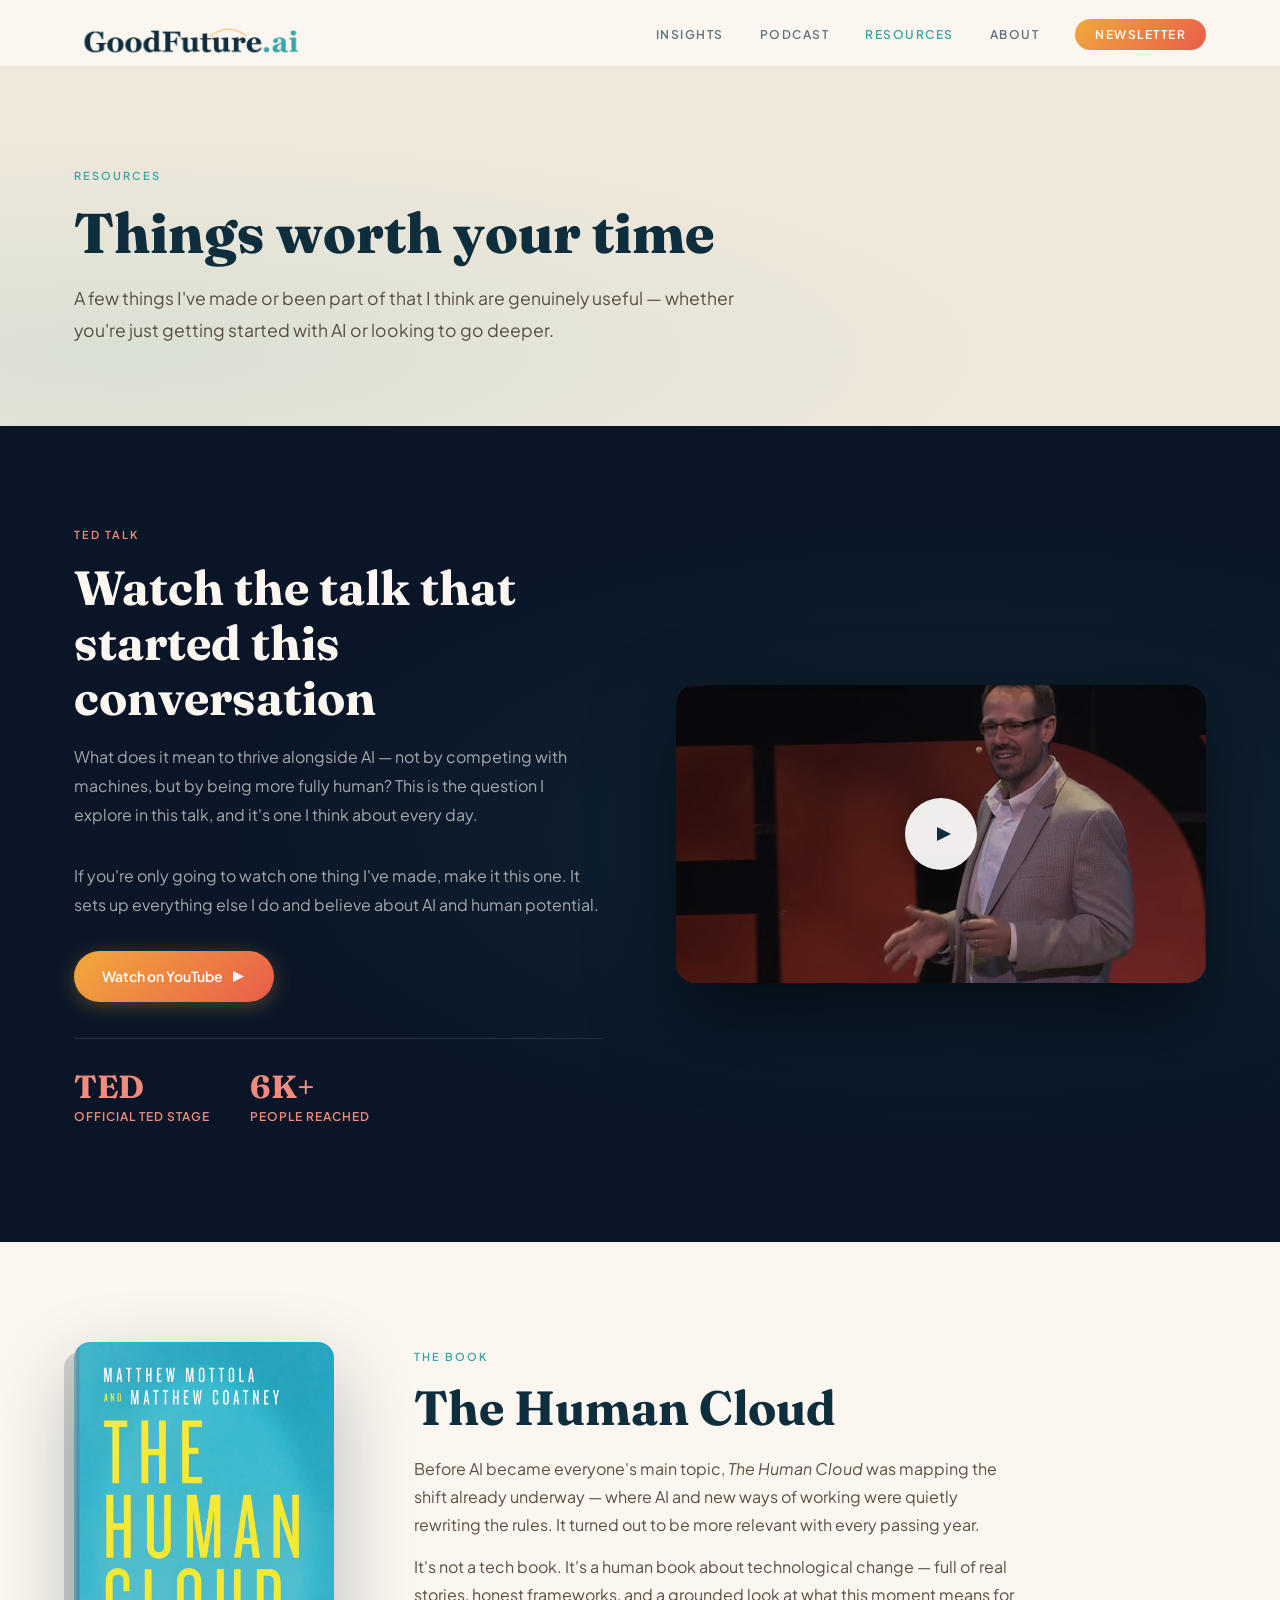
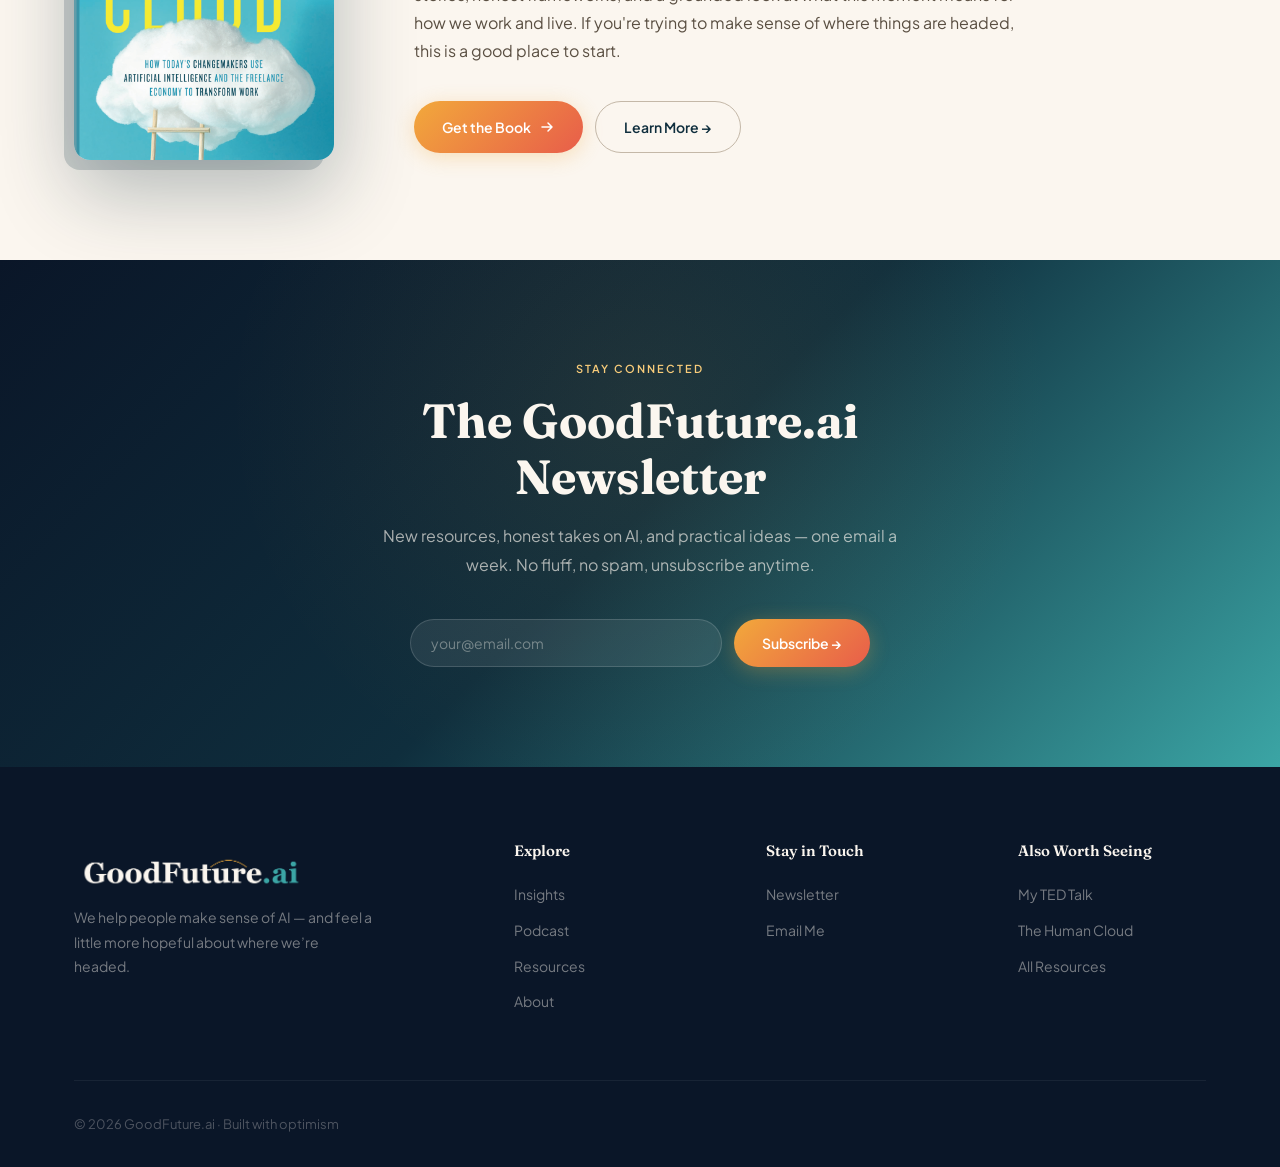
<file: resources/index.html>
﻿<!DOCTYPE html>
<html lang="en">
<head>
<meta charset="UTF-8">
<meta name="viewport" content="width=device-width, initial-scale=1.0">
<title>GoodFuture.ai - Resources</title>
<meta name="description" content="The Human Cloud book, the TED Talk, and other resources to help you navigate the AI era with confidence.">
<link rel="preconnect" href="https://fonts.googleapis.com">
<link rel="preconnect" href="https://fonts.gstatic.com" crossorigin>
<link href="https://fonts.googleapis.com/css2?family=Fraunces:ital,opsz,wght@0,9..144,300;0,9..144,400;0,9..144,500;0,9..144,600;0,9..144,700;0,9..144,800;0,9..144,900;1,9..144,400;1,9..144,500;1,9..144,600&family=Plus+Jakarta+Sans:ital,wght@0,300;0,400;0,500;0,600;0,700;1,400;1,500&display=swap" rel="stylesheet">
<link rel="stylesheet" href="../assets/css/main.css">
<link rel="icon" type="image/png" href="../favicon.png">

<style>
/* ══════════════════════════════════════════════
   RESOURCES PAGE — SPECIFIC STYLES
══════════════════════════════════════════════ */

/* Page Hero */
.page-hero {
  background: var(--warm-mid);
  padding: 100px 0 80px;
  position: relative;
  overflow: hidden;
}
.page-hero::after {
  content: '';
  position: absolute; inset: 0;
  background: radial-gradient(ellipse at 10% 80%, rgba(59,165,165,.12) 0%, transparent 55%);
  pointer-events: none;
}
.page-hero-inner { position: relative; z-index: 1; }
.page-hero .label { color: var(--morning-teal); margin-bottom: 16px; }
.page-hero h1 { font-size: clamp(2rem, 5vw, 3.5rem); margin-bottom: 18px; }
.page-hero p  { color: var(--warm-dark); max-width: 52ch; line-height: 1.8; font-size: 1.1rem; }

/* ── TED TALK ── */
.ted-section {
  background: var(--night-sky); color: var(--warm-light);
  position: relative; overflow: hidden;
}
.ted-section::before {
  content: ''; position: absolute; inset: 0;
  background: radial-gradient(ellipse at 75% 50%, rgba(59,165,165,.1) 0%, transparent 55%);
  pointer-events: none;
}
.ted-inner {
  display: grid; grid-template-columns: 1fr 1fr;
  gap: 72px; align-items: center;
  position: relative; z-index: 1;
}
.ted-text .label { color: var(--living-coral-light); margin-bottom: 16px; }
.ted-text h2 { color: var(--warm-light); margin-bottom: 18px; }
.ted-text p  { color: rgba(251,246,239,.65); margin-bottom: 32px; line-height: 1.8; }
.ted-video {
  border-radius: var(--radius-lg); overflow: hidden;
  box-shadow: 0 32px 80px rgba(0,0,0,.55);
  aspect-ratio: 16/9; position: relative;
}
.ted-video a { display: block; width: 100%; height: 100%; }
.ted-video img { width: 100%; height: 100%; object-fit: cover; display: block; }
.ted-play {
  position: absolute; inset: 0; display: flex; align-items: center; justify-content: center;
  background: rgba(0,0,0,.3); transition: background .2s;
}
.ted-video:hover .ted-play { background: rgba(0,0,0,.15); }
.ted-play-btn {
  width: 72px; height: 72px; border-radius: 50%;
  background: rgba(255,255,255,.92); display: flex; align-items: center; justify-content: center;
  box-shadow: 0 4px 24px rgba(0,0,0,.4); transition: transform .2s, box-shadow .2s;
}
.ted-video:hover .ted-play-btn { transform: scale(1.08); box-shadow: 0 8px 32px rgba(0,0,0,.5); }
.ted-stats {
  display: flex; gap: 40px; margin-top: 36px;
  padding-top: 32px; border-top: 1px solid rgba(255,255,255,.1);
  flex-wrap: wrap;
}
.ted-stat-num {
  font-family: var(--font-display); font-size: 2rem; font-weight: 700;
  color: var(--living-coral-light); line-height: 1;
}
.ted-stat-lbl {
  font-size: 12px; color: rgba(251,246,239,.4); letter-spacing: 1px; margin-top: 4px;
}

/* ── BOOK ── */
.book-section { background: var(--warm-light); }
.book-inner {
  display: grid; grid-template-columns: auto 1fr;
  gap: 80px; align-items: center;
}
.book-cover-wrap { position: relative; flex-shrink: 0; }
.book-3d {
  width: 260px; height: 380px;
  background: var(--gradient-horizon);
  border-radius: 4px 16px 16px 4px;
  box-shadow: -10px 10px 0 rgba(15,46,61,.18), 0 32px 80px rgba(15,46,61,.3);
  display: flex; flex-direction: column;
  align-items: flex-start; justify-content: space-between;
  padding: 36px 28px; position: relative; overflow: hidden;
}
.book-3d::before {
  content: ''; position: absolute; top: 0; left: 0; right: 0; height: 4px;
  background: var(--gradient-sunrise);
}
.book-3d::after {
  content: ''; position: absolute; bottom: -40px; right: -40px;
  width: 200px; height: 200px; border-radius: 50%;
  background: rgba(59,165,165,.18);
}
.book-the   { font-family: var(--font-display); font-size: 1.3rem; font-weight: 300; color: rgba(251,246,239,.55); }
.book-title { font-family: var(--font-display); font-size: 2.1rem; font-weight: 800; color: var(--warm-light); line-height: 1.1; position: relative; z-index: 1; }
.book-authors { font-size: 11px; font-weight: 600; letter-spacing: 1.5px; text-transform: uppercase; color: rgba(251,246,239,.5); position: relative; z-index: 1; }

.book-text .label { color: var(--morning-teal); margin-bottom: 14px; }
.book-text h2 { margin-bottom: 20px; }
.book-text p  { color: var(--warm-dark); margin-bottom: 14px; max-width: 50ch; }
.book-text p:last-of-type { margin-bottom: 36px; }
.book-btns { display: flex; flex-wrap: wrap; gap: 12px; }

/* ── ADDITIONAL RESOURCES ── */
.more-section { background: var(--warm-mid); }
.more-section .label { color: var(--morning-teal); }
.res-grid {
  display: grid; grid-template-columns: repeat(3, 1fr); gap: 20px;
  margin-top: 20px;
}
.res-card {
  background: #fff;
  border: 1px solid rgba(196,184,168,.25);
  border-radius: var(--radius-lg); padding: 36px;
  position: relative; overflow: hidden;
  transition: all .3s ease;
}
.res-card::after {
  content: ''; position: absolute; top: 0; left: 0; right: 0; height: 3px;
}
.res-card.gold::after  { background: var(--gradient-sunrise); }
.res-card.teal::after  { background: var(--morning-teal); }
.res-card.coral::after { background: var(--living-coral); }
.res-card:hover { transform: translateY(-4px); box-shadow: var(--shadow-md); }
.res-icon {
  width: 52px; height: 52px; border-radius: var(--radius-md);
  display: flex; align-items: center; justify-content: center; margin-bottom: 20px;
}
.res-icon.gold  { background: rgba(242,169,59,.1); }
.res-icon.teal  { background: rgba(59,165,165,.1); }
.res-icon.coral { background: rgba(232,93,74,.1); }
.res-badge {
  display: inline-block; padding: 4px 12px;
  background: var(--warm-mid); border-radius: var(--radius-full);
  font-size: 11px; font-weight: 600; text-transform: uppercase;
  letter-spacing: 1px; color: var(--warm-dark); margin-bottom: 14px;
}
.res-card h3 { font-size: 1.1rem; margin-bottom: 10px; }
.res-card p  { color: var(--warm-dark); font-size: 14px; line-height: 1.65; margin-bottom: 20px; }
.res-link {
  display: inline-flex; align-items: center; gap: 5px;
  font-size: 13px; font-weight: 600; transition: gap .2s;
}
.res-link:hover { gap: 9px; }
.res-link.gold  { color: var(--sunrise-gold); }
.res-link.teal  { color: var(--morning-teal); }
.res-link.coral { color: var(--living-coral); }


/* Responsive */
@media (max-width: 1024px) {
  .res-grid { grid-template-columns: repeat(2, 1fr); }
  .book-inner { gap: 48px; }
}
@media (max-width: 768px) {
  .ted-inner { grid-template-columns: 1fr; }
  .book-inner { grid-template-columns: 1fr; }
  .book-cover-wrap { text-align: center; }
  .book-3d { width: 220px; height: 320px; margin: 0 auto; }
  .res-grid { grid-template-columns: 1fr; }
}
</style>
</head>

<body>

<!-- NAVIGATION (static — maintained by build scripts) -->
<header><nav class="nav" id="nav"><div class="container"><div class="nav-inner"><a href="../" class="nav-logo"><img src="../images/wordmark-on-light.png" alt="GoodFuture.ai"></a><ul class="nav-links"><li><a href="../insights/">Insights</a></li><li><a href="../podcast/">Podcast</a></li><li><a href="../resources/" class="active">Resources</a></li><li><a href="../#about">About</a></li><li><a href="../#connect" class="nav-cta">Newsletter</a></li></ul><button class="nav-hamburger" id="hamburger" aria-label="Open menu" aria-expanded="false"><span></span><span></span><span></span></button></div></div></nav><div class="mobile-nav" id="mobileNav" role="dialog" aria-label="Navigation"><button class="mobile-nav-close" id="navClose" aria-label="Close menu">&#x2715;</button><a href="../insights/"  onclick="closeMobileNav()">Insights</a><a href="../podcast/"   onclick="closeMobileNav()">Podcast</a><a href="../resources/" onclick="closeMobileNav()">Resources</a><a href="../#about"     onclick="closeMobileNav()">About</a><a href="../#connect"   onclick="closeMobileNav()" style="color:var(--morning-teal)">Newsletter</a></div></header>

<!-- PAGE HERO -->
<section class="page-hero">
  <div class="container">
    <div class="page-hero-inner">
      <div class="label fade-up">Resources</div>
      <h1 class="fade-up delay-1">Things worth your time</h1>
      <p class="fade-up delay-2">
        A few things I've made or been part of that I think are genuinely useful —
        whether you're just getting started with AI or looking to go deeper.
      </p>
    </div>
  </div>
</section>

<!-- TED TALK -->
<section class="section ted-section" id="ted">
  <div class="container">
    <div class="ted-inner">

      <div class="ted-text">
        <div class="label fade-up">TED Talk</div>
        <h2 class="fade-up delay-1">Watch the talk that started this conversation</h2>
        <p class="fade-up delay-2">
          What does it mean to thrive alongside AI — not by competing with machines,
          but by being more fully human? This is the question I explore in this talk,
          and it's one I think about every day.
        </p>
        <p class="fade-up delay-3" style="color:rgba(251,246,239,.65); line-height:1.8; margin-bottom:32px;">
          If you're only going to watch one thing I've made, make it this one. It sets
          up everything else I do and believe about AI and human potential.
        </p>
        <div class="fade-up delay-4">
          <a href="https://www.youtube.com/watch?v=Hzy_GhX8_Cc"
             target="_blank" rel="noopener noreferrer" class="btn btn-primary">
            Watch on YouTube
            <svg width="15" height="15" viewBox="0 0 15 15" fill="none" aria-hidden="true">
              <path d="M13 7.5L2 13V2l11 5.5z" fill="white"/>
            </svg>
          </a>
        </div>
        <div class="ted-stats">
          <div>
            <div class="ted-stat-num">TED</div>
            <div class="ted-stat-lbl label">Official TED Stage</div>
          </div>
          <div>
            <div class="ted-stat-num">6K+</div>
            <div class="ted-stat-lbl label">People Reached</div>
          </div>
        </div>
      </div>

      <div class="ted-video fade-up delay-2">
        <a href="https://www.youtube.com/watch?v=Hzy_GhX8_Cc" target="_blank" rel="noopener noreferrer" aria-label="Watch TED Talk on YouTube">
          <img src="../images/ted_talk.jpg" alt="TED Talk — watch on YouTube" loading="lazy">
          <div class="ted-play">
            <div class="ted-play-btn">
              <svg width="28" height="28" viewBox="0 0 28 28" fill="none" aria-hidden="true">
                <path d="M10 7l14 7-14 7V7z" fill="#0F2E3D"/>
              </svg>
            </div>
          </div>
        </a>
      </div>

    </div>
  </div>
</section>

<!-- THE BOOK -->
<section class="section book-section" id="book">
  <div class="container">
    <div class="book-inner">

      <div class="book-cover-wrap fade-up">
        <img src="../images/human_cloud.png" alt="The Human Cloud book cover"
             style="width:260px; border-radius:var(--radius-md); box-shadow:-10px 10px 0 rgba(15,46,61,.18), 0 32px 80px rgba(15,46,61,.3);">
      </div>

      <div class="book-text">
        <div class="label fade-up" style="color:var(--morning-teal)">The Book</div>
        <h2 class="fade-up delay-1">The Human Cloud</h2>
        <p class="fade-up delay-2">
          Before AI became everyone's main topic, <em>The Human Cloud</em> was mapping
          the shift already underway — where AI and new ways of working were quietly
          rewriting the rules. It turned out to be more relevant with every passing year.
        </p>
        <p class="fade-up delay-3">
          It's not a tech book. It's a human book about technological change — full of real
          stories, honest frameworks, and a grounded look at what this moment means for
          how we work and live. If you're trying to make sense of where things are headed,
          this is a good place to start.
        </p>
        <div class="book-btns fade-up delay-4">
          <a href="https://www.amazon.com/Human-Cloud-Changemakers-Artificial-Intelligence-ebook/dp/B085XN8DK6" target="_blank" rel="noopener noreferrer" class="btn btn-primary">
            Get the Book
            <svg width="16" height="16" viewBox="0 0 16 16" fill="none" aria-hidden="true">
              <path d="M3 8h10M9 4l4 4-4 4" stroke="white" stroke-width="1.5" stroke-linecap="round" stroke-linejoin="round"/>
            </svg>
          </a>
          <a href="https://www.humancloudbook.com/" target="_blank" rel="noopener noreferrer" class="btn btn-outline">Learn More →</a>
        </div>
      </div>

    </div>
  </div>
</section>

<!-- OTHER RESOURCES — commented out until content is ready
<section class="section more-section" id="more">
  <div class="container">
    <div class="sec-head">
      <div class="sec-head-text">
        <div class="label fade-up">Also Helpful</div>
        <h2 class="fade-up delay-1">A few more things</h2>
      </div>
    </div>

    <div class="res-grid">

      <div class="res-card gold fade-up">
        <div class="res-icon gold">
          <svg width="28" height="28" viewBox="0 0 28 28" fill="none" aria-hidden="true">
            <path d="M14 4l3 7h7l-5.5 4 2 7L14 18l-6.5 4 2-7L4 11h7z" stroke="var(--sunrise-gold)" stroke-width="1.5" stroke-linejoin="round"/>
          </svg>
        </div>
        <span class="res-badge">Free Guide</span>
        <h3>AI Readiness Self-Assessment</h3>
        <p>Not sure where you stand with AI? This short, honest framework helps you figure out where you are — and where to put your energy first. No rankings, no fluff.</p>
        <a href="#" class="res-link gold">
          Download Free
          <svg width="13" height="13" viewBox="0 0 13 13" fill="none" aria-hidden="true">
            <path d="M6.5 2v7M3 7l3.5 3.5L10 7" stroke="currentColor" stroke-width="1.5" stroke-linecap="round" stroke-linejoin="round"/>
          </svg>
        </a>
      </div>

      <div class="res-card teal fade-up delay-1">
        <div class="res-icon teal">
          <svg width="28" height="28" viewBox="0 0 28 28" fill="none" aria-hidden="true">
            <rect x="4" y="4" width="20" height="20" rx="3" stroke="var(--morning-teal)" stroke-width="1.5"/>
            <path d="M9 14h10M9 9h6M9 19h8" stroke="var(--morning-teal)" stroke-width="1.5" stroke-linecap="round"/>
          </svg>
        </div>
        <span class="res-badge">Newsletter</span>
        <h3>The GoodFuture.ai Newsletter</h3>
        <p>One email a week. Honest takes on AI and the future of work, written for people who want to stay informed without being overwhelmed. Read by thousands of professionals.</p>
        <a href="../#connect" class="res-link teal">
          Subscribe Free
          <svg width="13" height="13" viewBox="0 0 13 13" fill="none" aria-hidden="true">
            <path d="M2 6.5h9M7 3l3.5 3.5L7 10" stroke="currentColor" stroke-width="1.5" stroke-linecap="round" stroke-linejoin="round"/>
          </svg>
        </a>
      </div>

      <div class="res-card coral fade-up delay-2">
        <div class="res-icon coral">
          <svg width="28" height="28" viewBox="0 0 28 28" fill="none" aria-hidden="true">
            <path d="M14 4C8.5 4 4 8.5 4 14s4.5 10 10 10 10-4.5 10-10S19.5 4 14 4z" stroke="var(--living-coral)" stroke-width="1.5"/>
            <path d="M10 14l3 3 5-6" stroke="var(--living-coral)" stroke-width="1.5" stroke-linecap="round" stroke-linejoin="round"/>
          </svg>
        </div>
        <span class="res-badge">Coming Soon</span>
        <h3>AI Skills Roadmap</h3>
        <p>A practical guide to building the right skills for the AI era — starting from wherever you are right now. Sign up to be notified when it's ready.</p>
        <a href="../#connect" class="res-link coral">
          Get Notified
          <svg width="13" height="13" viewBox="0 0 13 13" fill="none" aria-hidden="true">
            <path d="M2 6.5h9M7 3l3.5 3.5L7 10" stroke="currentColor" stroke-width="1.5" stroke-linecap="round" stroke-linejoin="round"/>
          </svg>
        </a>
      </div>

    </div>
  </div>
</section>
-->

<!-- NEWSLETTER -->
<section class="section newsletter" id="connect">
  <div class="container">
    <div class="nl-inner">
      <div class="label fade-up">Stay Connected</div>
      <h2 class="fade-up delay-1">The GoodFuture.ai Newsletter</h2>
      <p class="fade-up delay-2">
        New resources, honest takes on AI, and practical ideas — one email a week.
        No fluff, no spam, unsubscribe anytime.
      </p>
      <form class="nl-form fade-up delay-3" onsubmit="handleSubscribe(event)" novalidate>
        <input type="email" class="nl-input" placeholder="your@email.com" required aria-label="Email address"/>
        <button type="submit" class="btn btn-primary">Subscribe →</button>
      </form>
    </div>
  </div>
</section>

<!-- FOOTER (static — maintained by build scripts) -->
<footer class="footer"><div class="container"><div class="footer-top"><div class="footer-brand"><a href="../" class="nav-logo"><img src="../images/wordmark-transparent-dark-text.png" alt="GoodFuture.ai"></a><p>We help people make sense of AI &mdash; and feel a little more hopeful about where we&rsquo;re headed.</p></div><div class="footer-col"><h5>Explore</h5><ul><li><a href="../insights/">Insights</a></li><li><a href="../podcast/">Podcast</a></li><li><a href="../resources/">Resources</a></li><li><a href="../#about">About</a></li></ul></div><div class="footer-col"><h5>Stay in Touch</h5><ul><li><a href="../#connect">Newsletter</a></li><li><a href="mailto:hello@goodfuture.ai">Email Me</a></li></ul></div><div class="footer-col"><h5>Also Worth Seeing</h5><ul><li><a href="https://www.youtube.com/watch?v=Hzy_GhX8_Cc" target="_blank" rel="noopener noreferrer">My TED Talk</a></li><li><a href="https://www.humancloudbook.com/" target="_blank" rel="noopener noreferrer">The Human Cloud</a></li><li><a href="../resources/">All Resources</a></li></ul></div></div><div class="footer-bottom"><p>&copy; 2026 GoodFuture.ai &middot; Built with optimism</p></div></div></footer>

<!-- Shared layout -->
<script src="../assets/js/layout.js"></script>
<script src="../assets/js/newsletter.js"></script>

<script>

// ── SCROLL REVEAL ──
const revealObserver = new IntersectionObserver((entries) => {
  entries.forEach(entry => {
    if (entry.isIntersecting) { entry.target.classList.add('visible'); revealObserver.unobserve(entry.target); }
  });
}, { threshold: 0.08, rootMargin: '0px 0px -40px 0px' });
document.querySelectorAll('.fade-up').forEach(el => revealObserver.observe(el));

window.addEventListener('DOMContentLoaded', () => {
  document.querySelectorAll('.page-hero .fade-up').forEach((el, i) => {
    setTimeout(() => el.classList.add('visible'), 100 + i * 160);
  });
});

// ── NEWSLETTER: see assets/js/newsletter.js ──
</script>

</body>
</html>
</file>
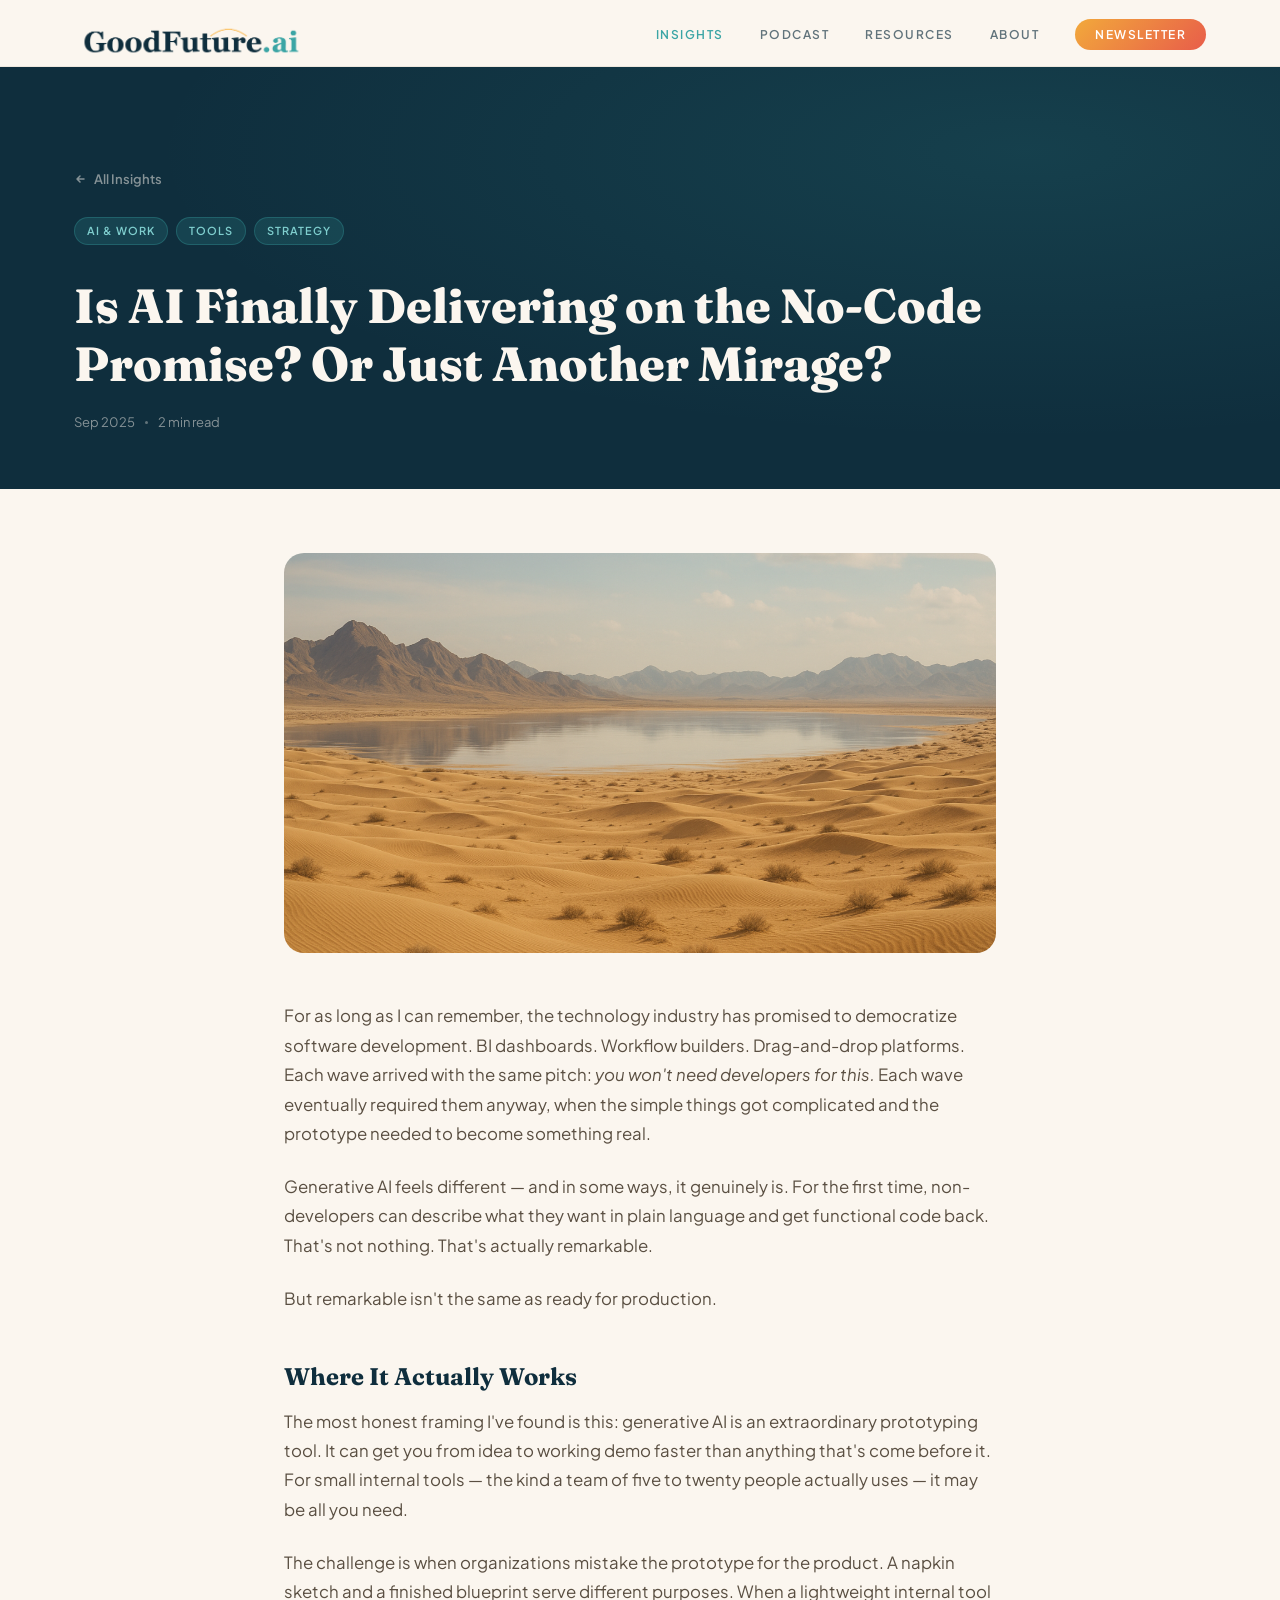
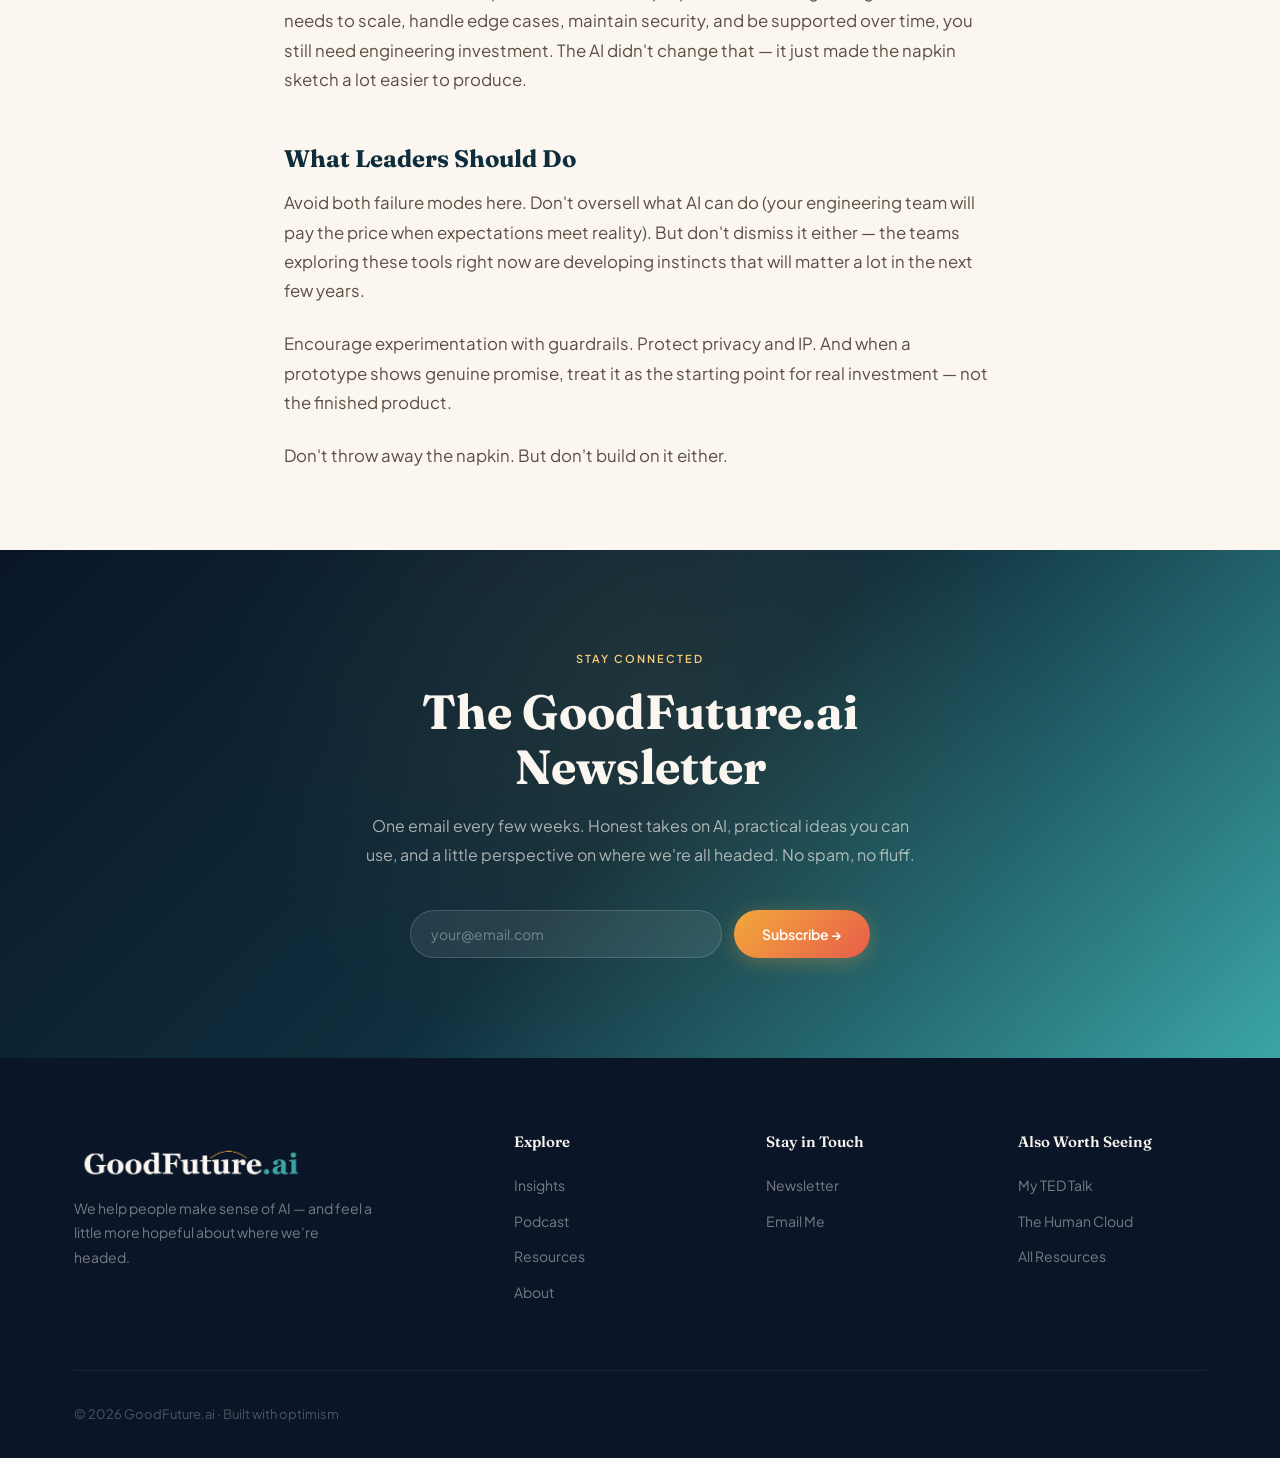
<file: insights/ai-no-code-promise/index.html>
<!DOCTYPE html>
<html lang="en">
<head>
<meta charset="UTF-8">
<meta name="viewport" content="width=device-width, initial-scale=1.0">
<title>Is AI Finally Delivering on the No-Code Promise? Or Just Another Mirage? — GoodFuture.ai</title>
<meta name="description" content="For decades, every new tool promised to let non-developers build real software. Generative AI is the closest we've gotten — but the gap between prototype and production is still very real.">
<link rel="canonical" href="https://goodfuture.ai/insights/ai-no-code-promise/">

<!-- Open Graph / LinkedIn / Twitter -->
<meta property="og:type" content="article">
<meta property="og:title" content="Is AI Finally Delivering on the No-Code Promise? Or Just Another Mirage?">
<meta property="og:description" content="For decades, every new tool promised to let non-developers build real software. Generative AI is the closest we've gotten — but the gap between prototype and production is still very real.">
<meta property="og:url" content="https://goodfuture.ai/insights/ai-no-code-promise/">
<meta property="og:site_name" content="GoodFuture.ai">
<meta property="og:image" content="https://goodfuture.ai/images/cover/desert_mirage.png">
<meta name="twitter:card" content="summary_large_image">
<meta name="twitter:title" content="Is AI Finally Delivering on the No-Code Promise? Or Just Another Mirage?">
<meta name="twitter:description" content="For decades, every new tool promised to let non-developers build real software. Generative AI is the closest we've gotten — but the gap between prototype and production is still very real.">

<link rel="preconnect" href="https://fonts.googleapis.com">
<link rel="preconnect" href="https://fonts.gstatic.com" crossorigin>
<link href="https://fonts.googleapis.com/css2?family=Fraunces:ital,opsz,wght@0,9..144,300;0,9..144,400;0,9..144,500;0,9..144,600;0,9..144,700;0,9..144,800;0,9..144,900;1,9..144,400;1,9..144,500;1,9..144,600&family=Plus+Jakarta+Sans:ital,wght@0,300;0,400;0,500;0,600;0,700;1,400;1,500&display=swap" rel="stylesheet">
<link rel="stylesheet" href="../../assets/css/main.css">
<link rel="icon" type="image/png" href="../../favicon.png">

<style>
.article-hero {
  background: var(--deep-horizon);
  padding: 100px 0 56px;
  position: relative; overflow: hidden;
}
.article-hero::after {
  content: '';
  position: absolute; inset: 0;
  background: radial-gradient(ellipse at 80% 20%, rgba(59,165,165,.15) 0%, transparent 60%);
  pointer-events: none;
}
.article-hero-inner { position: relative; z-index: 1; }
.back-link {
  display: inline-flex; align-items: center; gap: 6px;
  color: rgba(251,246,239,.5); font-size: 13px; font-weight: 600;
  text-decoration: none; margin-bottom: 28px;
  transition: color .2s;
}
.back-link:hover { color: var(--warm-light); }
.art-tags { display: flex; gap: 8px; flex-wrap: wrap; margin-bottom: 20px; }
.a-tag-inv {
  background: rgba(59,165,165,.18); border: 1px solid rgba(59,165,165,.3);
  color: var(--morning-teal-light);
  padding: 4px 12px; border-radius: var(--radius-full);
  font-size: 11px; font-weight: 600; text-transform: uppercase; letter-spacing: 1px;
}
.art-title {
  color: var(--warm-light);
  font-size: clamp(1.8rem, 4vw, 3rem);
  line-height: 1.2; margin-bottom: 20px;
}
.art-meta {
  color: rgba(251,246,239,.5); font-size: 13px;
  display: flex; align-items: center; gap: 10px;
}
.art-meta-dot { width: 3px; height: 3px; border-radius: 50%; background: rgba(251,246,239,.35); }
.article-wrap { max-width: 760px; margin: 0 auto; padding: 64px 24px 80px; }
.article-cover {
  width: 100%; aspect-ratio: 16/9;
  border-radius: var(--radius-lg); overflow: hidden; margin-bottom: 48px;
}
.article-cover img { width: 100%; height: 100%; object-fit: cover; }
.article-cover iframe { width: 100%; height: 100%; border: none; }
.article-body { font-size: 1.05rem; line-height: 1.85; color: var(--warm-dark); }
.article-body p { margin-bottom: 1.4em; }
.article-body p:last-child { margin-bottom: 0; }
.article-body h2 {
  font-family: var(--font-display); font-size: 1.5rem;
  color: var(--deep-horizon); margin: 2em 0 0.6em; line-height: 1.3;
}
.article-body h3 {
  font-family: var(--font-display); font-size: 1.2rem;
  color: var(--deep-horizon); margin: 1.5em 0 0.5em;
}
.article-body strong { color: var(--deep-horizon); font-weight: 600; }
.article-body ul, .article-body ol { padding-left: 1.6em; margin-bottom: 1.4em; }
.article-body li { margin-bottom: 0.5em; }
.article-body a { color: var(--morning-teal); }
.article-body a:hover { text-decoration: underline; }
.article-body blockquote {
  border-left: 3px solid var(--morning-teal);
  margin: 1.5em 0; padding: 0.5em 1.2em;
  color: var(--warm-stone); font-style: italic;
}
@media (max-width: 768px) {
  .article-wrap { padding: 40px 20px 60px; }
  .article-hero { padding: 80px 0 48px; }
}
</style>
</head>

<body>
<header><nav class="nav" id="nav"><div class="container"><div class="nav-inner"><a href="../../" class="nav-logo"><img src="../../images/wordmark-on-light.png" alt="GoodFuture.ai"></a><ul class="nav-links"><li><a href="../../insights/" class="active">Insights</a></li><li><a href="../../podcast/">Podcast</a></li><li><a href="../../resources/">Resources</a></li><li><a href="../../#about">About</a></li><li><a href="../../#connect" class="nav-cta">Newsletter</a></li></ul><button class="nav-hamburger" id="hamburger" aria-label="Open menu" aria-expanded="false"><span></span><span></span><span></span></button></div></div></nav><div class="mobile-nav" id="mobileNav" role="dialog" aria-label="Navigation"><button class="mobile-nav-close" id="navClose" aria-label="Close menu">&#x2715;</button><a href="../../insights/"  onclick="closeMobileNav()">Insights</a><a href="../../podcast/"   onclick="closeMobileNav()">Podcast</a><a href="../../resources/" onclick="closeMobileNav()">Resources</a><a href="../../#about"     onclick="closeMobileNav()">About</a><a href="../../#connect"   onclick="closeMobileNav()" style="color:var(--morning-teal)">Newsletter</a></div></header>

<div class="article-hero">
  <div class="container">
    <div class="article-hero-inner">
      <a href="../../insights/" class="back-link">
        <svg width="14" height="14" viewBox="0 0 14 14" fill="none" aria-hidden="true">
          <path d="M10 7H4M6 4L3 7l3 3" stroke="currentColor" stroke-width="1.5" stroke-linecap="round" stroke-linejoin="round"/>
        </svg>
        All Insights
      </a>
      <div class="art-tags"><span class="a-tag a-tag-inv">AI & Work</span><span class="a-tag a-tag-inv">Tools</span><span class="a-tag a-tag-inv">Strategy</span></div>
      <h1 class="art-title">Is AI Finally Delivering on the No-Code Promise? Or Just Another Mirage?</h1>
      <div class="art-meta"><span>Sep 2025</span><span class="art-meta-dot"></span><span>2 min read</span></div>
    </div>
  </div>
</div>

<div class="article-wrap">
  <div class="article-cover"><img src="../../images/cover/desert_mirage.png" alt="Is AI Finally Delivering on the No-Code Promise? Or Just Another Mirage?"></div>
  <div class="article-body"><p>For as long as I can remember, the technology industry has promised to democratize software development. BI dashboards. Workflow builders. Drag-and-drop platforms. Each wave arrived with the same pitch: <em>you won't need developers for this.</em> Each wave eventually required them anyway, when the simple things got complicated and the prototype needed to become something real.</p>
<p>Generative AI feels different — and in some ways, it genuinely is. For the first time, non-developers can describe what they want in plain language and get functional code back. That's not nothing. That's actually remarkable.</p>
<p>But remarkable isn't the same as ready for production.</p>
<h2>Where It Actually Works</h2>
<p>The most honest framing I've found is this: generative AI is an extraordinary prototyping tool. It can get you from idea to working demo faster than anything that's come before it. For small internal tools — the kind a team of five to twenty people actually uses — it may be all you need.</p>
<p>The challenge is when organizations mistake the prototype for the product. A napkin sketch and a finished blueprint serve different purposes. When a lightweight internal tool needs to scale, handle edge cases, maintain security, and be supported over time, you still need engineering investment. The AI didn't change that — it just made the napkin sketch a lot easier to produce.</p>
<h2>What Leaders Should Do</h2>
<p>Avoid both failure modes here. Don't oversell what AI can do (your engineering team will pay the price when expectations meet reality). But don't dismiss it either — the teams exploring these tools right now are developing instincts that will matter a lot in the next few years.</p>
<p>Encourage experimentation with guardrails. Protect privacy and IP. And when a prototype shows genuine promise, treat it as the starting point for real investment — not the finished product.</p>
<p>Don't throw away the napkin. But don't build on it either.</p></div>
</div>

<section class="section newsletter" id="connect">
  <div class="container">
    <div class="nl-inner">
      <div class="label">Stay Connected</div>
      <h2>The GoodFuture.ai Newsletter</h2>
      <p>
        One email every few weeks. Honest takes on AI, practical ideas you can use, and
        a little perspective on where we're all headed. No spam, no fluff.
      </p>
      <form class="nl-form" onsubmit="handleSubscribe(event)" novalidate>
        <input type="email" class="nl-input" placeholder="your@email.com" required aria-label="Email address">
        <button type="submit" class="btn btn-primary">Subscribe &rarr;</button>
      </form>
    </div>
  </div>
</section>

<footer class="footer"><div class="container"><div class="footer-top"><div class="footer-brand"><a href="../../" class="nav-logo"><img src="../../images/wordmark-transparent-dark-text.png" alt="GoodFuture.ai"></a><p>We help people make sense of AI &mdash; and feel a little more hopeful about where we&rsquo;re headed.</p></div><div class="footer-col"><h5>Explore</h5><ul><li><a href="../../insights/">Insights</a></li><li><a href="../../podcast/">Podcast</a></li><li><a href="../../resources/">Resources</a></li><li><a href="../../#about">About</a></li></ul></div><div class="footer-col"><h5>Stay in Touch</h5><ul><li><a href="../../#connect">Newsletter</a></li><li><a href="mailto:hello@goodfuture.ai">Email Me</a></li></ul></div><div class="footer-col"><h5>Also Worth Seeing</h5><ul><li><a href="https://www.youtube.com/watch?v=Hzy_GhX8_Cc" target="_blank" rel="noopener noreferrer">My TED Talk</a></li><li><a href="https://www.humancloudbook.com/" target="_blank" rel="noopener noreferrer">The Human Cloud</a></li><li><a href="../../resources/">All Resources</a></li></ul></div></div><div class="footer-bottom"><p>&copy; 2026 GoodFuture.ai &middot; Built with optimism</p></div></div></footer>

<script src="../../assets/js/layout.js"></script>
<script src="../../assets/js/newsletter.js"></script>

</body>
</html>
</file>
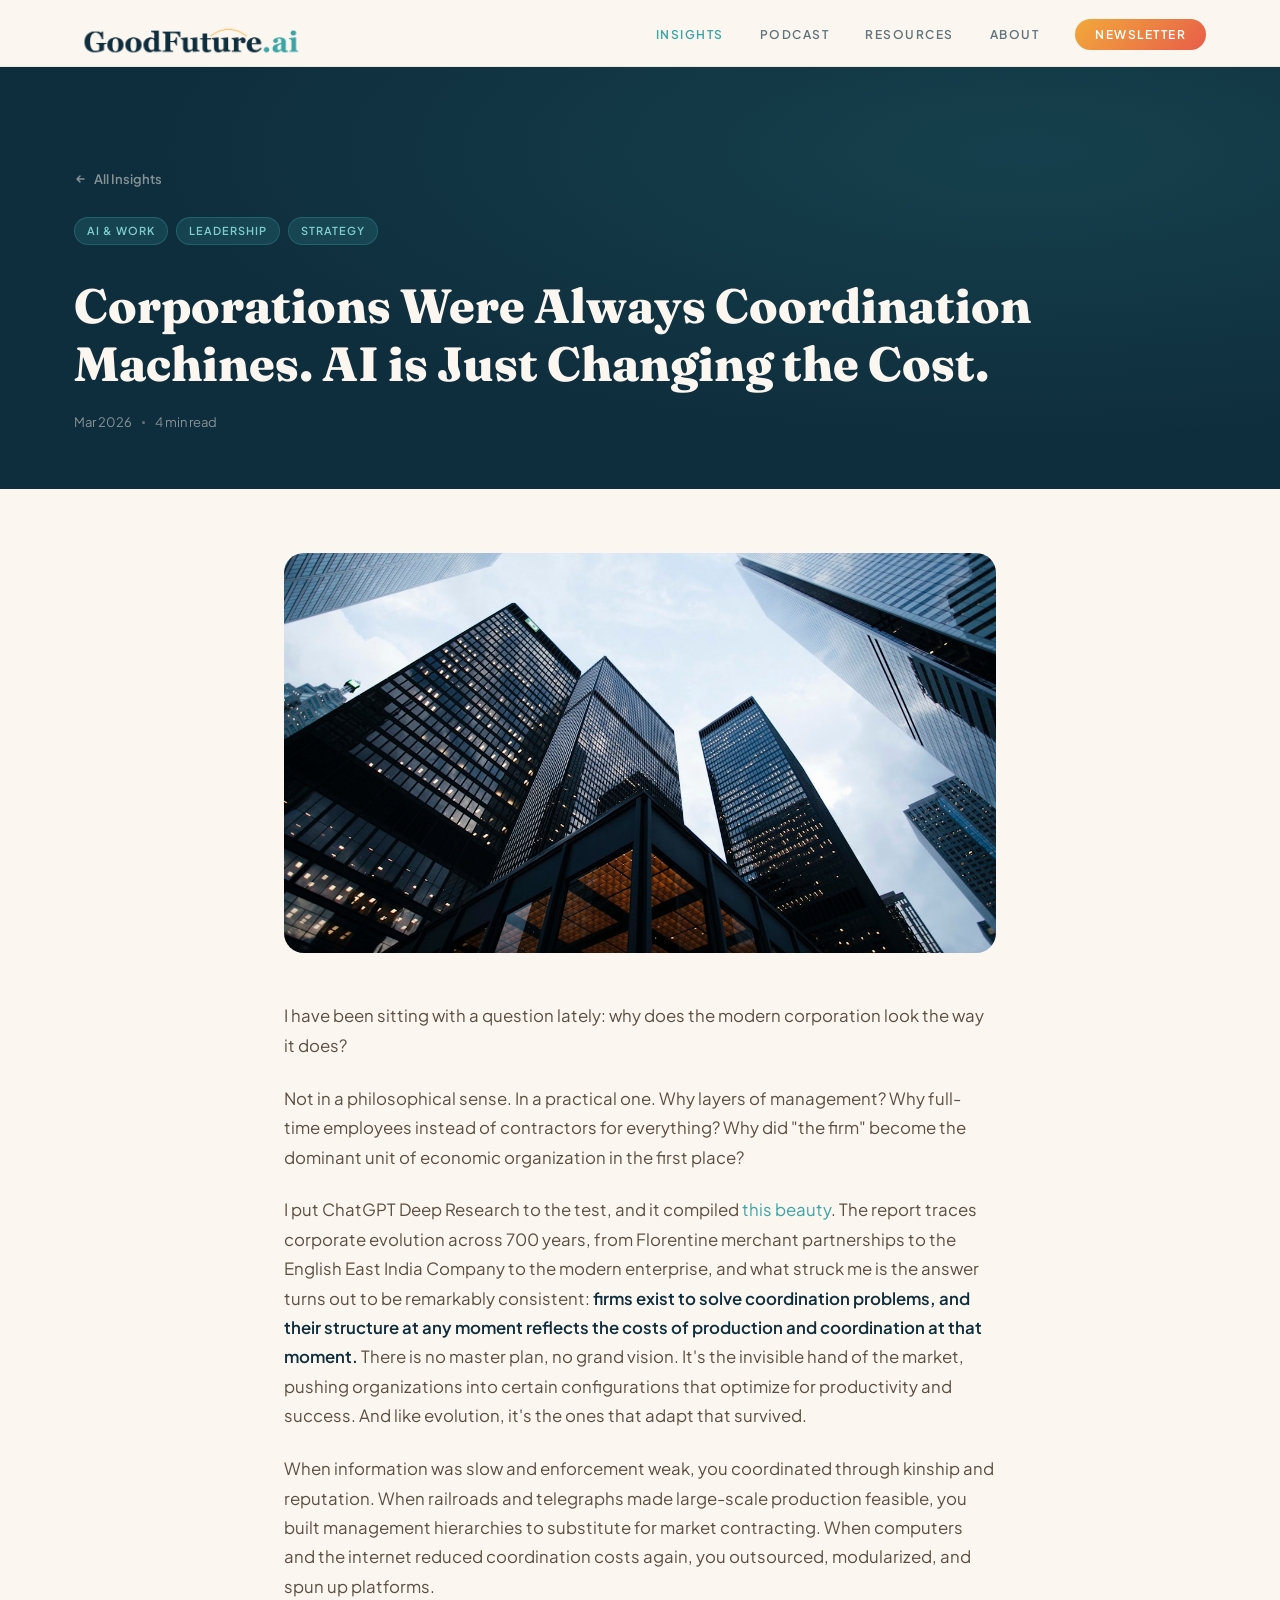
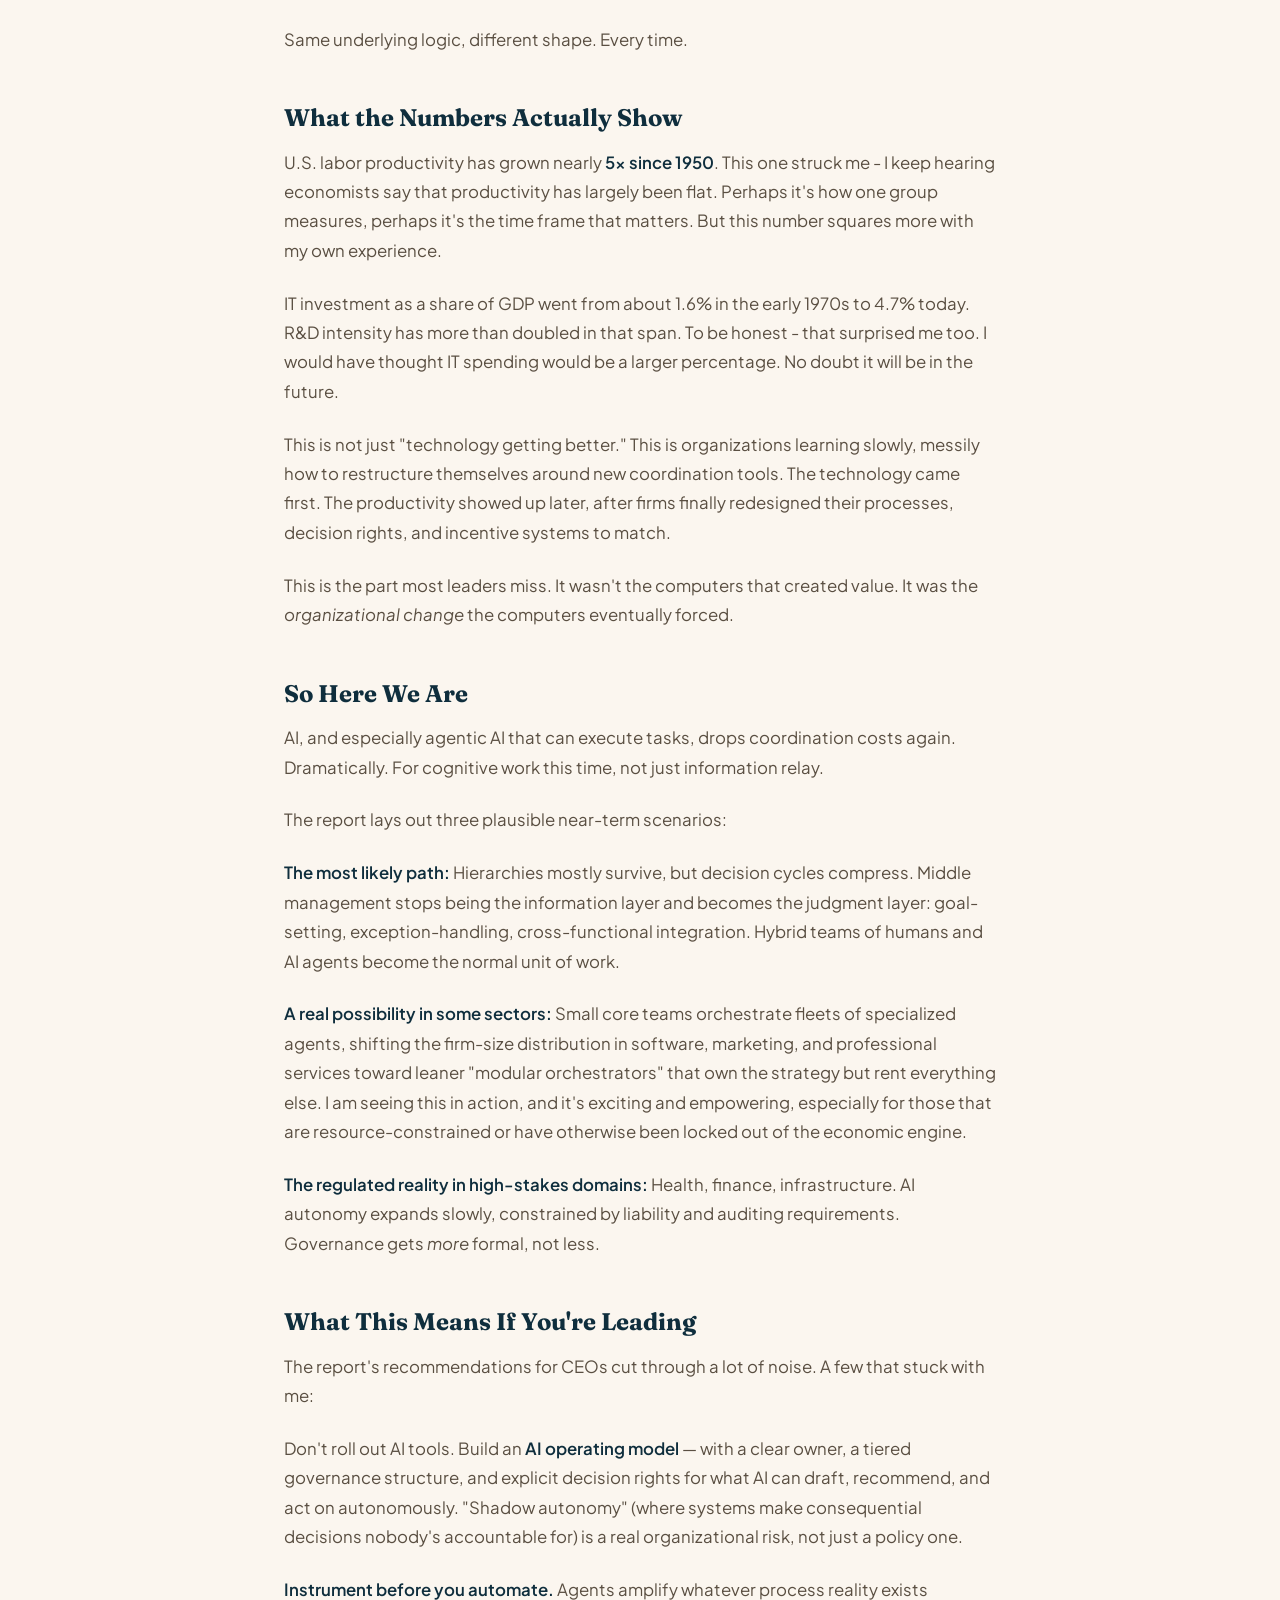
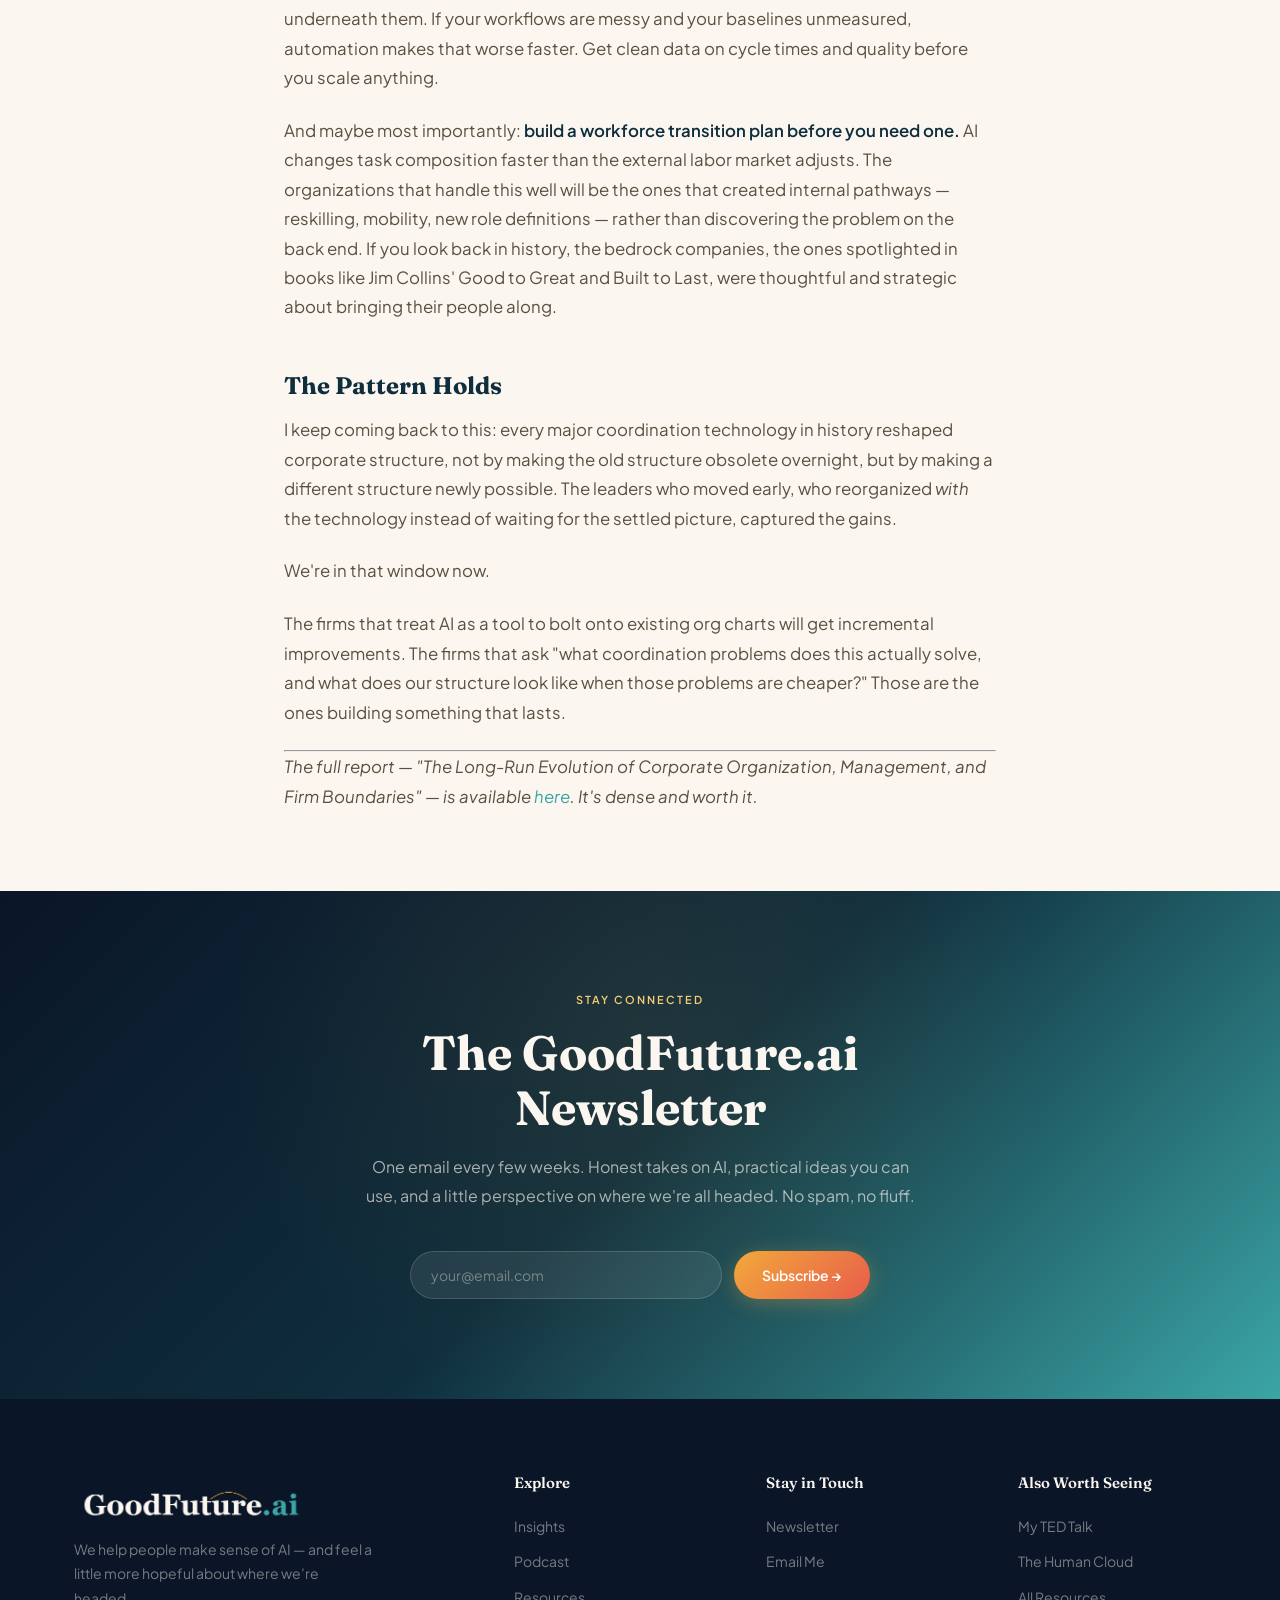
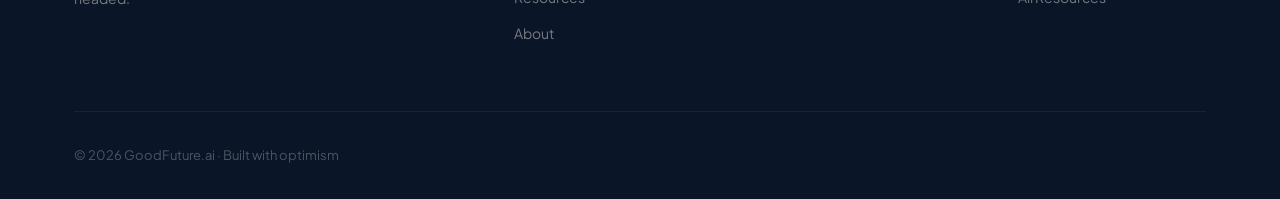
<file: insights/corporations-were-always-coordination-machines/index.html>
<!DOCTYPE html>
<html lang="en">
<head>
<meta charset="UTF-8">
<meta name="viewport" content="width=device-width, initial-scale=1.0">
<title>Corporations Were Always Coordination Machines. AI is Just Changing the Cost. — GoodFuture.ai</title>
<meta name="description" content="700 years of corporate history tells one story: when the cost of coordination drops, everything restructures. AI is the biggest drop yet.">
<link rel="canonical" href="https://goodfuture.ai/insights/corporations-were-always-coordination-machines/">

<!-- Open Graph / LinkedIn / Twitter -->
<meta property="og:type" content="article">
<meta property="og:title" content="Corporations Were Always Coordination Machines. AI is Just Changing the Cost.">
<meta property="og:description" content="700 years of corporate history tells one story: when the cost of coordination drops, everything restructures. AI is the biggest drop yet.">
<meta property="og:url" content="https://goodfuture.ai/insights/corporations-were-always-coordination-machines/">
<meta property="og:site_name" content="GoodFuture.ai">
<meta property="og:image" content="https://goodfuture.ai/images/cover/corporations.jpg">
<meta name="twitter:card" content="summary_large_image">
<meta name="twitter:title" content="Corporations Were Always Coordination Machines. AI is Just Changing the Cost.">
<meta name="twitter:description" content="700 years of corporate history tells one story: when the cost of coordination drops, everything restructures. AI is the biggest drop yet.">

<link rel="preconnect" href="https://fonts.googleapis.com">
<link rel="preconnect" href="https://fonts.gstatic.com" crossorigin>
<link href="https://fonts.googleapis.com/css2?family=Fraunces:ital,opsz,wght@0,9..144,300;0,9..144,400;0,9..144,500;0,9..144,600;0,9..144,700;0,9..144,800;0,9..144,900;1,9..144,400;1,9..144,500;1,9..144,600&family=Plus+Jakarta+Sans:ital,wght@0,300;0,400;0,500;0,600;0,700;1,400;1,500&display=swap" rel="stylesheet">
<link rel="stylesheet" href="../../assets/css/main.css">
<link rel="icon" type="image/png" href="../../favicon.png">

<style>
.article-hero {
  background: var(--deep-horizon);
  padding: 100px 0 56px;
  position: relative; overflow: hidden;
}
.article-hero::after {
  content: '';
  position: absolute; inset: 0;
  background: radial-gradient(ellipse at 80% 20%, rgba(59,165,165,.15) 0%, transparent 60%);
  pointer-events: none;
}
.article-hero-inner { position: relative; z-index: 1; }
.back-link {
  display: inline-flex; align-items: center; gap: 6px;
  color: rgba(251,246,239,.5); font-size: 13px; font-weight: 600;
  text-decoration: none; margin-bottom: 28px;
  transition: color .2s;
}
.back-link:hover { color: var(--warm-light); }
.art-tags { display: flex; gap: 8px; flex-wrap: wrap; margin-bottom: 20px; }
.a-tag-inv {
  background: rgba(59,165,165,.18); border: 1px solid rgba(59,165,165,.3);
  color: var(--morning-teal-light);
  padding: 4px 12px; border-radius: var(--radius-full);
  font-size: 11px; font-weight: 600; text-transform: uppercase; letter-spacing: 1px;
}
.art-title {
  color: var(--warm-light);
  font-size: clamp(1.8rem, 4vw, 3rem);
  line-height: 1.2; margin-bottom: 20px;
}
.art-meta {
  color: rgba(251,246,239,.5); font-size: 13px;
  display: flex; align-items: center; gap: 10px;
}
.art-meta-dot { width: 3px; height: 3px; border-radius: 50%; background: rgba(251,246,239,.35); }
.article-wrap { max-width: 760px; margin: 0 auto; padding: 64px 24px 80px; }
.article-cover {
  width: 100%; aspect-ratio: 16/9;
  border-radius: var(--radius-lg); overflow: hidden; margin-bottom: 48px;
}
.article-cover img { width: 100%; height: 100%; object-fit: cover; }
.article-cover iframe { width: 100%; height: 100%; border: none; }
.article-body { font-size: 1.05rem; line-height: 1.85; color: var(--warm-dark); }
.article-body p { margin-bottom: 1.4em; }
.article-body p:last-child { margin-bottom: 0; }
.article-body h2 {
  font-family: var(--font-display); font-size: 1.5rem;
  color: var(--deep-horizon); margin: 2em 0 0.6em; line-height: 1.3;
}
.article-body h3 {
  font-family: var(--font-display); font-size: 1.2rem;
  color: var(--deep-horizon); margin: 1.5em 0 0.5em;
}
.article-body strong { color: var(--deep-horizon); font-weight: 600; }
.article-body ul, .article-body ol { padding-left: 1.6em; margin-bottom: 1.4em; }
.article-body li { margin-bottom: 0.5em; }
.article-body a { color: var(--morning-teal); }
.article-body a:hover { text-decoration: underline; }
.article-body blockquote {
  border-left: 3px solid var(--morning-teal);
  margin: 1.5em 0; padding: 0.5em 1.2em;
  color: var(--warm-stone); font-style: italic;
}
@media (max-width: 768px) {
  .article-wrap { padding: 40px 20px 60px; }
  .article-hero { padding: 80px 0 48px; }
}
</style>
</head>

<body>
<header><nav class="nav" id="nav"><div class="container"><div class="nav-inner"><a href="../../" class="nav-logo"><img src="../../images/wordmark-on-light.png" alt="GoodFuture.ai"></a><ul class="nav-links"><li><a href="../../insights/" class="active">Insights</a></li><li><a href="../../podcast/">Podcast</a></li><li><a href="../../resources/">Resources</a></li><li><a href="../../#about">About</a></li><li><a href="../../#connect" class="nav-cta">Newsletter</a></li></ul><button class="nav-hamburger" id="hamburger" aria-label="Open menu" aria-expanded="false"><span></span><span></span><span></span></button></div></div></nav><div class="mobile-nav" id="mobileNav" role="dialog" aria-label="Navigation"><button class="mobile-nav-close" id="navClose" aria-label="Close menu">&#x2715;</button><a href="../../insights/"  onclick="closeMobileNav()">Insights</a><a href="../../podcast/"   onclick="closeMobileNav()">Podcast</a><a href="../../resources/" onclick="closeMobileNav()">Resources</a><a href="../../#about"     onclick="closeMobileNav()">About</a><a href="../../#connect"   onclick="closeMobileNav()" style="color:var(--morning-teal)">Newsletter</a></div></header>

<div class="article-hero">
  <div class="container">
    <div class="article-hero-inner">
      <a href="../../insights/" class="back-link">
        <svg width="14" height="14" viewBox="0 0 14 14" fill="none" aria-hidden="true">
          <path d="M10 7H4M6 4L3 7l3 3" stroke="currentColor" stroke-width="1.5" stroke-linecap="round" stroke-linejoin="round"/>
        </svg>
        All Insights
      </a>
      <div class="art-tags"><span class="a-tag a-tag-inv">AI & Work</span><span class="a-tag a-tag-inv">Leadership</span><span class="a-tag a-tag-inv">Strategy</span></div>
      <h1 class="art-title">Corporations Were Always Coordination Machines. AI is Just Changing the Cost.</h1>
      <div class="art-meta"><span>Mar 2026</span><span class="art-meta-dot"></span><span>4 min read</span></div>
    </div>
  </div>
</div>

<div class="article-wrap">
  <div class="article-cover"><img src="../../images/cover/corporations.jpg" alt="Corporations Were Always Coordination Machines. AI is Just Changing the Cost."></div>
  <div class="article-body"><p>I have been sitting with a question lately: why does the modern corporation look the way it does?</p>
<p>Not in a philosophical sense. In a practical one. Why layers of management? Why full-time employees instead of contractors for everything? Why did "the firm" become the dominant unit of economic organization in the first place?</p>
<p>I put ChatGPT Deep Research to the test, and it compiled <a href="/reports/corporate_evolution_and_ai_march_2026.pdf">this beauty</a>. The report traces corporate evolution across 700 years, from Florentine merchant partnerships to the English East India Company to the modern enterprise, and what struck me is the answer turns out to be remarkably consistent: <strong>firms exist to solve coordination problems, and their structure at any moment reflects the costs of production and coordination at that moment.</strong> There is no master plan, no grand vision. It's the invisible hand of the market, pushing organizations into certain configurations that optimize for productivity and success. And like evolution, it's the ones that adapt that survived. </p>
<p>When information was slow and enforcement weak, you coordinated through kinship and reputation. When railroads and telegraphs made large-scale production feasible, you built management hierarchies to substitute for market contracting. When computers and the internet reduced coordination costs again, you outsourced, modularized, and spun up platforms.</p>
<p>Same underlying logic, different shape. Every time.</p>
<h2>What the Numbers Actually Show</h2>
<p>U.S. labor productivity has grown nearly <strong>5x since 1950</strong>. This one struck me - I keep hearing economists say that productivity has largely been flat. Perhaps it's how one group measures, perhaps it's the time frame that matters. But this number squares more with my own experience. </p>
<p>IT investment as a share of GDP went from about 1.6% in the early 1970s to 4.7% today. R&amp;D intensity has more than doubled in that span. To be honest - that surprised me too. I would have thought IT spending would be a larger percentage. No doubt it will be in the future.  </p>
<p>This is not just "technology getting better." This is organizations learning slowly, messily how to restructure themselves around new coordination tools. The technology came first. The productivity showed up later, after firms finally redesigned their processes, decision rights, and incentive systems to match.</p>
<p>This is the part most leaders miss. It wasn't the computers that created value. It was the <em>organizational change</em> the computers eventually forced.</p>
<h2>So Here We Are</h2>
<p>AI, and especially agentic AI that can execute tasks, drops coordination costs again. Dramatically. For cognitive work this time, not just information relay.</p>
<p>The report lays out three plausible near-term scenarios:</p>
<p><strong>The most likely path:</strong> Hierarchies mostly survive, but decision cycles compress. Middle management stops being the information layer and becomes the judgment layer: goal-setting, exception-handling, cross-functional integration. Hybrid teams of humans and AI agents become the normal unit of work.</p>
<p><strong>A real possibility in some sectors:</strong> Small core teams orchestrate fleets of specialized agents, shifting the firm-size distribution in software, marketing, and professional services toward leaner "modular orchestrators" that own the strategy but rent everything else. I am seeing this in action, and it's exciting and empowering, especially for those that are resource-constrained or have otherwise been locked out of the economic engine.</p>
<p><strong>The regulated reality in high-stakes domains:</strong> Health, finance, infrastructure. AI autonomy expands slowly, constrained by liability and auditing requirements. Governance gets <em>more</em> formal, not less.</p>
<h2>What This Means If You're Leading</h2>
<p>The report's recommendations for CEOs cut through a lot of noise. A few that stuck with me:</p>
<p>Don't roll out AI tools. Build an <strong>AI operating model</strong> — with a clear owner, a tiered governance structure, and explicit decision rights for what AI can draft, recommend, and act on autonomously. "Shadow autonomy" (where systems make consequential decisions nobody's accountable for) is a real organizational risk, not just a policy one.</p>
<p><strong>Instrument before you automate.</strong> Agents amplify whatever process reality exists underneath them. If your workflows are messy and your baselines unmeasured, automation makes that worse faster. Get clean data on cycle times and quality before you scale anything.</p>
<p>And maybe most importantly: <strong>build a workforce transition plan before you need one.</strong> AI changes task composition faster than the external labor market adjusts. The organizations that handle this well will be the ones that created internal pathways — reskilling, mobility, new role definitions — rather than discovering the problem on the back end. If you look back in history, the bedrock companies, the ones spotlighted in books like Jim Collins' Good to Great and Built to Last, were thoughtful and strategic about bringing their people along. </p>
<h2>The Pattern Holds</h2>
<p>I keep coming back to this: every major coordination technology in history reshaped corporate structure, not by making the old structure obsolete overnight, but by making a different structure newly possible. The leaders who moved early, who reorganized <em>with</em> the technology instead of waiting for the settled picture, captured the gains.</p>
<p>We're in that window now.</p>
<p>The firms that treat AI as a tool to bolt onto existing org charts will get incremental improvements. The firms that ask "what coordination problems does this actually solve, and what does our structure look like when those problems are cheaper?" Those are the ones building something that lasts.</p>
<hr />
<p><em>The full report — "The Long-Run Evolution of Corporate Organization, Management, and Firm Boundaries" — is available <a href="/reports/corporate_evolution_and_ai_march_2026.pdf">here</a>. It's dense and worth it.</em></p></div>
</div>

<section class="section newsletter" id="connect">
  <div class="container">
    <div class="nl-inner">
      <div class="label">Stay Connected</div>
      <h2>The GoodFuture.ai Newsletter</h2>
      <p>
        One email every few weeks. Honest takes on AI, practical ideas you can use, and
        a little perspective on where we're all headed. No spam, no fluff.
      </p>
      <form class="nl-form" onsubmit="handleSubscribe(event)" novalidate>
        <input type="email" class="nl-input" placeholder="your@email.com" required aria-label="Email address">
        <button type="submit" class="btn btn-primary">Subscribe &rarr;</button>
      </form>
    </div>
  </div>
</section>

<footer class="footer"><div class="container"><div class="footer-top"><div class="footer-brand"><a href="../../" class="nav-logo"><img src="../../images/wordmark-transparent-dark-text.png" alt="GoodFuture.ai"></a><p>We help people make sense of AI &mdash; and feel a little more hopeful about where we&rsquo;re headed.</p></div><div class="footer-col"><h5>Explore</h5><ul><li><a href="../../insights/">Insights</a></li><li><a href="../../podcast/">Podcast</a></li><li><a href="../../resources/">Resources</a></li><li><a href="../../#about">About</a></li></ul></div><div class="footer-col"><h5>Stay in Touch</h5><ul><li><a href="../../#connect">Newsletter</a></li><li><a href="mailto:hello@goodfuture.ai">Email Me</a></li></ul></div><div class="footer-col"><h5>Also Worth Seeing</h5><ul><li><a href="https://www.youtube.com/watch?v=Hzy_GhX8_Cc" target="_blank" rel="noopener noreferrer">My TED Talk</a></li><li><a href="https://www.humancloudbook.com/" target="_blank" rel="noopener noreferrer">The Human Cloud</a></li><li><a href="../../resources/">All Resources</a></li></ul></div></div><div class="footer-bottom"><p>&copy; 2026 GoodFuture.ai &middot; Built with optimism</p></div></div></footer>

<script src="../../assets/js/layout.js"></script>
<script src="../../assets/js/newsletter.js"></script>

</body>
</html>
</file>
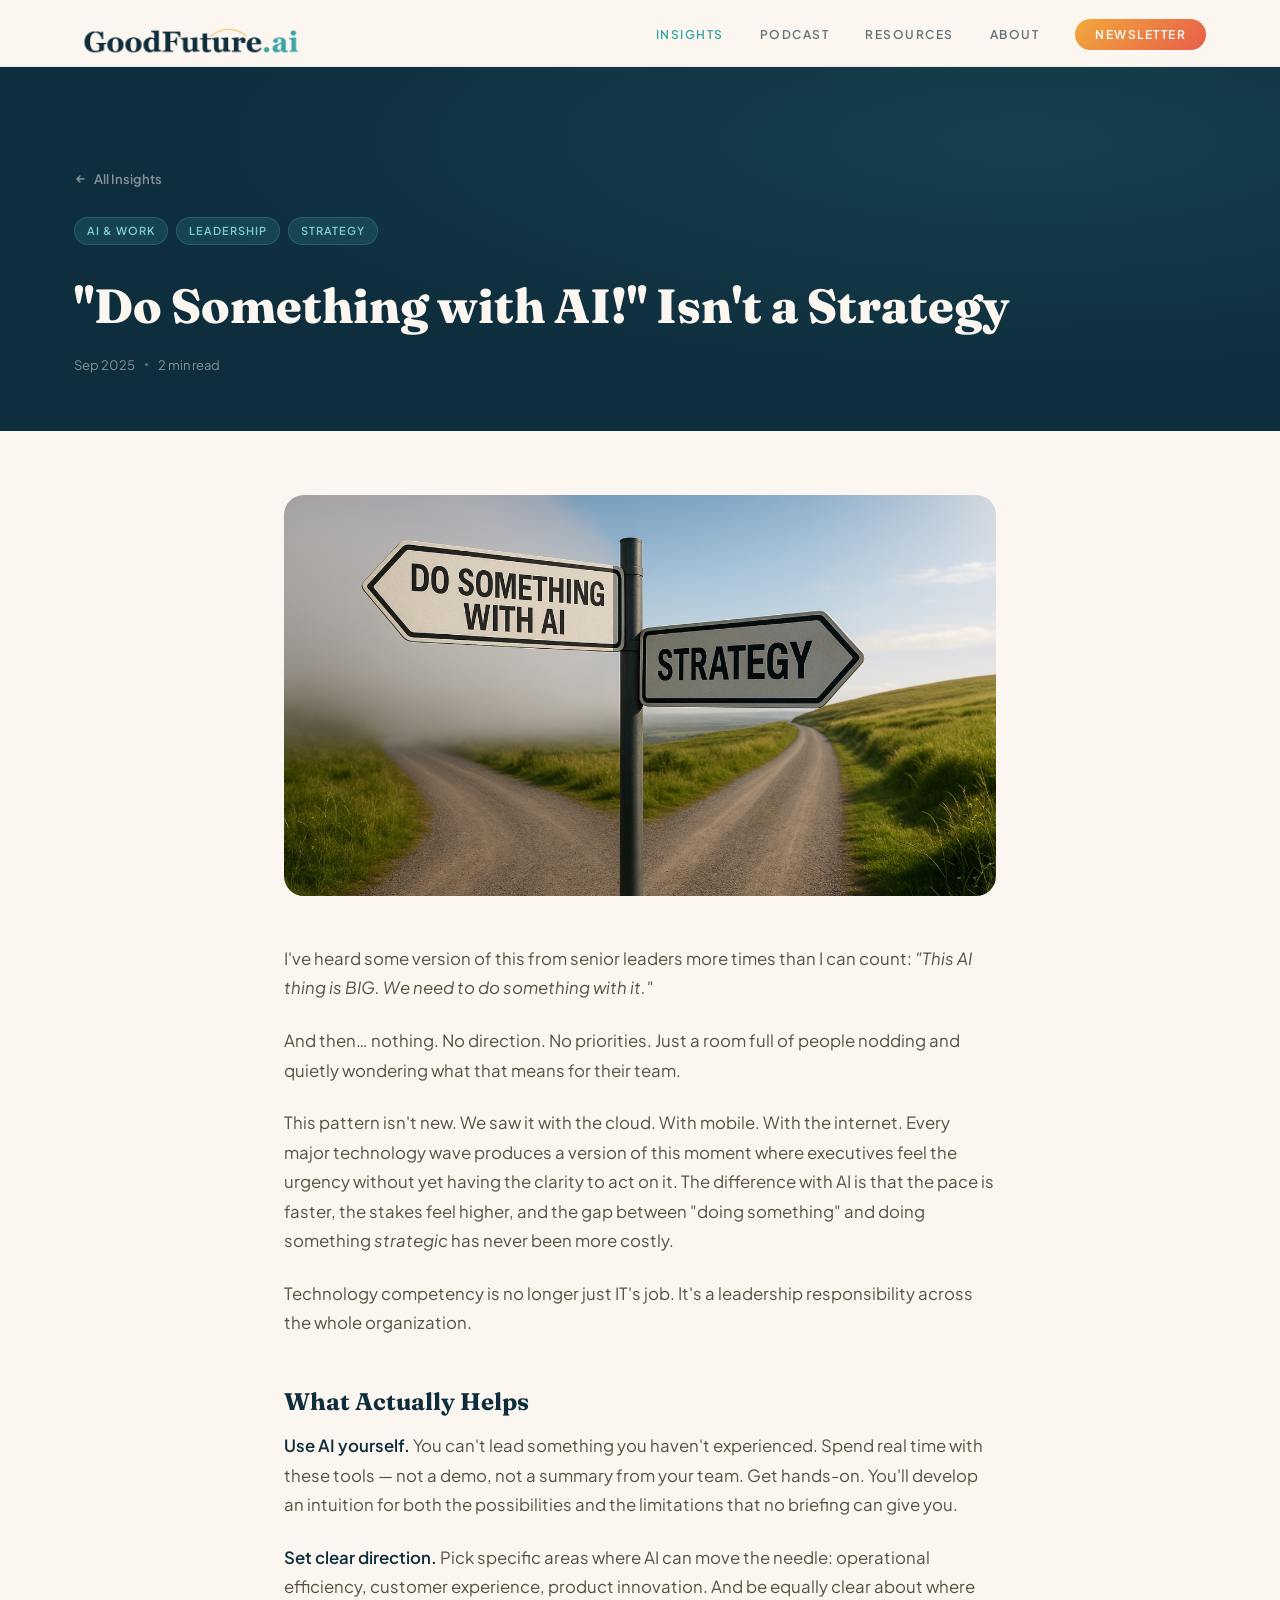
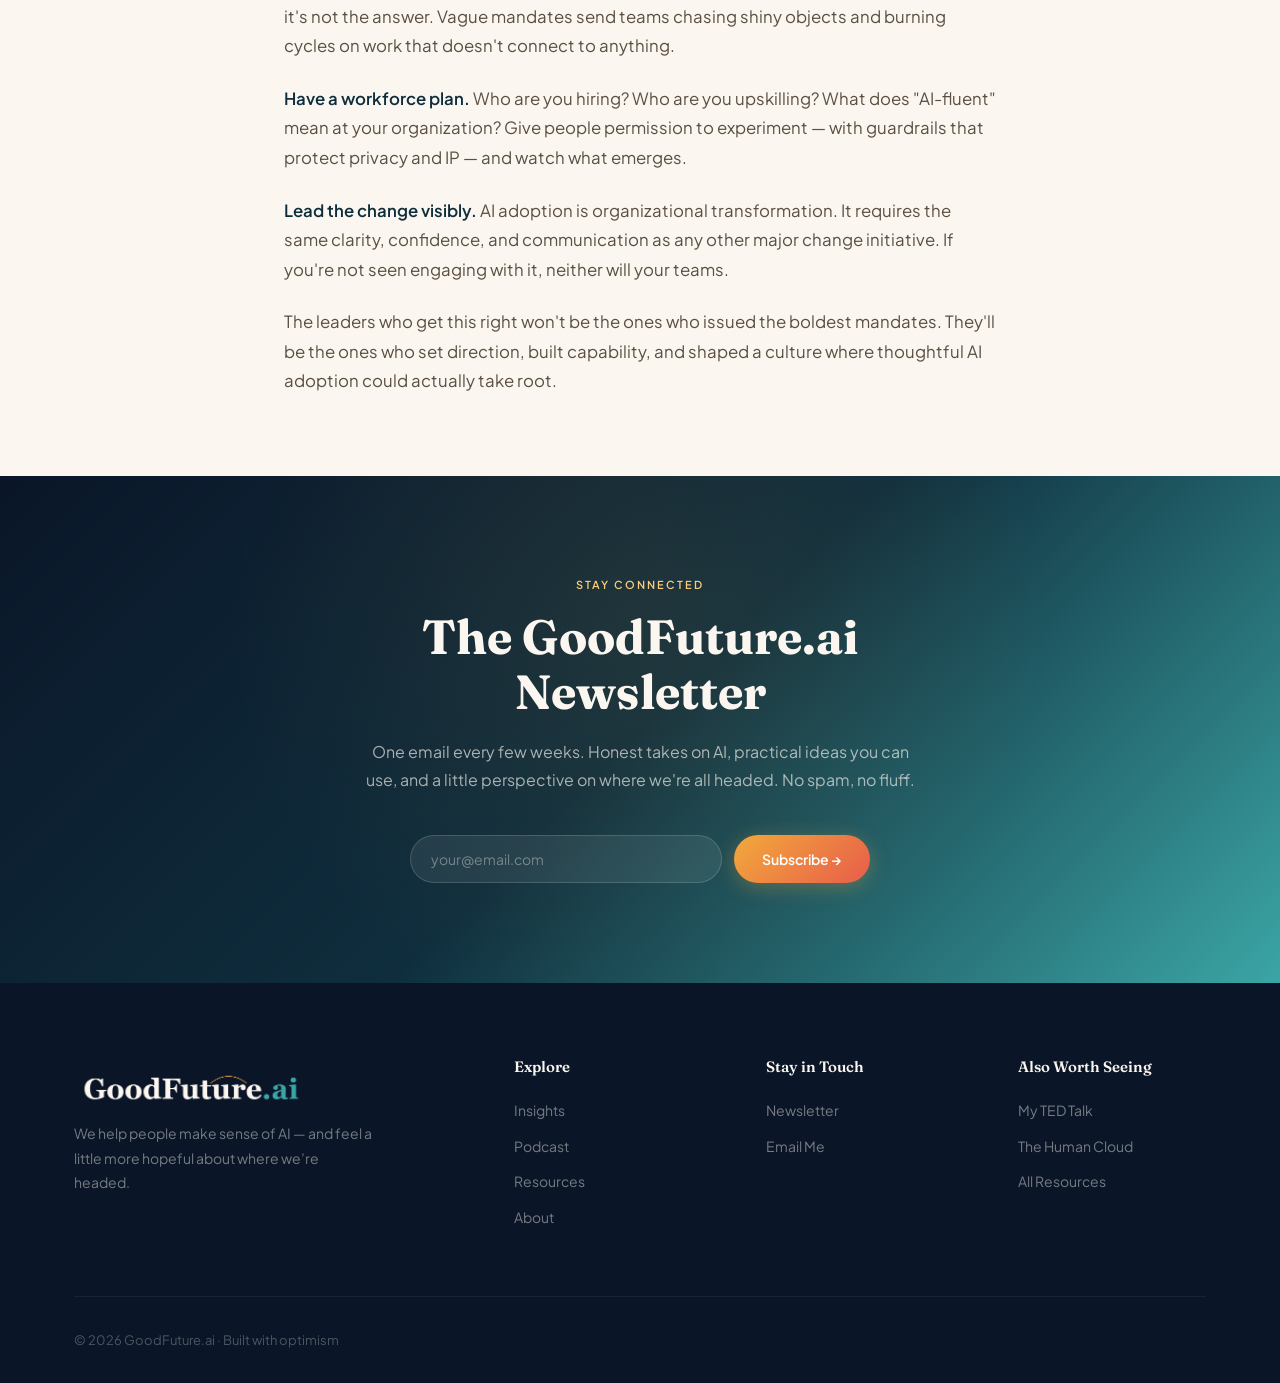
<file: insights/do-something-ai-isnt-strategy/index.html>
<!DOCTYPE html>
<html lang="en">
<head>
<meta charset="UTF-8">
<meta name="viewport" content="width=device-width, initial-scale=1.0">
<title>&quot;Do Something with AI!&quot; Isn't a Strategy — GoodFuture.ai</title>
<meta name="description" content="Vague AI mandates from the top don't inspire action — they create confusion. Here's what leaders actually need to do.">
<link rel="canonical" href="https://goodfuture.ai/insights/do-something-ai-isnt-strategy/">

<!-- Open Graph / LinkedIn / Twitter -->
<meta property="og:type" content="article">
<meta property="og:title" content="&quot;Do Something with AI!&quot; Isn't a Strategy">
<meta property="og:description" content="Vague AI mandates from the top don't inspire action — they create confusion. Here's what leaders actually need to do.">
<meta property="og:url" content="https://goodfuture.ai/insights/do-something-ai-isnt-strategy/">
<meta property="og:site_name" content="GoodFuture.ai">
<meta property="og:image" content="https://goodfuture.ai/images/cover/do_something.png">
<meta name="twitter:card" content="summary_large_image">
<meta name="twitter:title" content="&quot;Do Something with AI!&quot; Isn't a Strategy">
<meta name="twitter:description" content="Vague AI mandates from the top don't inspire action — they create confusion. Here's what leaders actually need to do.">

<link rel="preconnect" href="https://fonts.googleapis.com">
<link rel="preconnect" href="https://fonts.gstatic.com" crossorigin>
<link href="https://fonts.googleapis.com/css2?family=Fraunces:ital,opsz,wght@0,9..144,300;0,9..144,400;0,9..144,500;0,9..144,600;0,9..144,700;0,9..144,800;0,9..144,900;1,9..144,400;1,9..144,500;1,9..144,600&family=Plus+Jakarta+Sans:ital,wght@0,300;0,400;0,500;0,600;0,700;1,400;1,500&display=swap" rel="stylesheet">
<link rel="stylesheet" href="../../assets/css/main.css">
<link rel="icon" type="image/png" href="../../favicon.png">

<style>
.article-hero {
  background: var(--deep-horizon);
  padding: 100px 0 56px;
  position: relative; overflow: hidden;
}
.article-hero::after {
  content: '';
  position: absolute; inset: 0;
  background: radial-gradient(ellipse at 80% 20%, rgba(59,165,165,.15) 0%, transparent 60%);
  pointer-events: none;
}
.article-hero-inner { position: relative; z-index: 1; }
.back-link {
  display: inline-flex; align-items: center; gap: 6px;
  color: rgba(251,246,239,.5); font-size: 13px; font-weight: 600;
  text-decoration: none; margin-bottom: 28px;
  transition: color .2s;
}
.back-link:hover { color: var(--warm-light); }
.art-tags { display: flex; gap: 8px; flex-wrap: wrap; margin-bottom: 20px; }
.a-tag-inv {
  background: rgba(59,165,165,.18); border: 1px solid rgba(59,165,165,.3);
  color: var(--morning-teal-light);
  padding: 4px 12px; border-radius: var(--radius-full);
  font-size: 11px; font-weight: 600; text-transform: uppercase; letter-spacing: 1px;
}
.art-title {
  color: var(--warm-light);
  font-size: clamp(1.8rem, 4vw, 3rem);
  line-height: 1.2; margin-bottom: 20px;
}
.art-meta {
  color: rgba(251,246,239,.5); font-size: 13px;
  display: flex; align-items: center; gap: 10px;
}
.art-meta-dot { width: 3px; height: 3px; border-radius: 50%; background: rgba(251,246,239,.35); }
.article-wrap { max-width: 760px; margin: 0 auto; padding: 64px 24px 80px; }
.article-cover {
  width: 100%; aspect-ratio: 16/9;
  border-radius: var(--radius-lg); overflow: hidden; margin-bottom: 48px;
}
.article-cover img { width: 100%; height: 100%; object-fit: cover; }
.article-cover iframe { width: 100%; height: 100%; border: none; }
.article-body { font-size: 1.05rem; line-height: 1.85; color: var(--warm-dark); }
.article-body p { margin-bottom: 1.4em; }
.article-body p:last-child { margin-bottom: 0; }
.article-body h2 {
  font-family: var(--font-display); font-size: 1.5rem;
  color: var(--deep-horizon); margin: 2em 0 0.6em; line-height: 1.3;
}
.article-body h3 {
  font-family: var(--font-display); font-size: 1.2rem;
  color: var(--deep-horizon); margin: 1.5em 0 0.5em;
}
.article-body strong { color: var(--deep-horizon); font-weight: 600; }
.article-body ul, .article-body ol { padding-left: 1.6em; margin-bottom: 1.4em; }
.article-body li { margin-bottom: 0.5em; }
.article-body a { color: var(--morning-teal); }
.article-body a:hover { text-decoration: underline; }
.article-body blockquote {
  border-left: 3px solid var(--morning-teal);
  margin: 1.5em 0; padding: 0.5em 1.2em;
  color: var(--warm-stone); font-style: italic;
}
@media (max-width: 768px) {
  .article-wrap { padding: 40px 20px 60px; }
  .article-hero { padding: 80px 0 48px; }
}
</style>
</head>

<body>
<header><nav class="nav" id="nav"><div class="container"><div class="nav-inner"><a href="../../" class="nav-logo"><img src="../../images/wordmark-on-light.png" alt="GoodFuture.ai"></a><ul class="nav-links"><li><a href="../../insights/" class="active">Insights</a></li><li><a href="../../podcast/">Podcast</a></li><li><a href="../../resources/">Resources</a></li><li><a href="../../#about">About</a></li><li><a href="../../#connect" class="nav-cta">Newsletter</a></li></ul><button class="nav-hamburger" id="hamburger" aria-label="Open menu" aria-expanded="false"><span></span><span></span><span></span></button></div></div></nav><div class="mobile-nav" id="mobileNav" role="dialog" aria-label="Navigation"><button class="mobile-nav-close" id="navClose" aria-label="Close menu">&#x2715;</button><a href="../../insights/"  onclick="closeMobileNav()">Insights</a><a href="../../podcast/"   onclick="closeMobileNav()">Podcast</a><a href="../../resources/" onclick="closeMobileNav()">Resources</a><a href="../../#about"     onclick="closeMobileNav()">About</a><a href="../../#connect"   onclick="closeMobileNav()" style="color:var(--morning-teal)">Newsletter</a></div></header>

<div class="article-hero">
  <div class="container">
    <div class="article-hero-inner">
      <a href="../../insights/" class="back-link">
        <svg width="14" height="14" viewBox="0 0 14 14" fill="none" aria-hidden="true">
          <path d="M10 7H4M6 4L3 7l3 3" stroke="currentColor" stroke-width="1.5" stroke-linecap="round" stroke-linejoin="round"/>
        </svg>
        All Insights
      </a>
      <div class="art-tags"><span class="a-tag a-tag-inv">AI & Work</span><span class="a-tag a-tag-inv">Leadership</span><span class="a-tag a-tag-inv">Strategy</span></div>
      <h1 class="art-title">"Do Something with AI!" Isn't a Strategy</h1>
      <div class="art-meta"><span>Sep 2025</span><span class="art-meta-dot"></span><span>2 min read</span></div>
    </div>
  </div>
</div>

<div class="article-wrap">
  <div class="article-cover"><img src="../../images/cover/do_something.png" alt="&quot;Do Something with AI!&quot; Isn't a Strategy"></div>
  <div class="article-body"><p>I've heard some version of this from senior leaders more times than I can count: <em>"This AI thing is BIG. We need to do something with it."</em></p>
<p>And then… nothing. No direction. No priorities. Just a room full of people nodding and quietly wondering what that means for their team.</p>
<p>This pattern isn't new. We saw it with the cloud. With mobile. With the internet. Every major technology wave produces a version of this moment where executives feel the urgency without yet having the clarity to act on it. The difference with AI is that the pace is faster, the stakes feel higher, and the gap between "doing something" and doing something <em>strategic</em> has never been more costly.</p>
<p>Technology competency is no longer just IT's job. It's a leadership responsibility across the whole organization.</p>
<h2>What Actually Helps</h2>
<p><strong>Use AI yourself.</strong> You can't lead something you haven't experienced. Spend real time with these tools — not a demo, not a summary from your team. Get hands-on. You'll develop an intuition for both the possibilities and the limitations that no briefing can give you.</p>
<p><strong>Set clear direction.</strong> Pick specific areas where AI can move the needle: operational efficiency, customer experience, product innovation. And be equally clear about where it's not the answer. Vague mandates send teams chasing shiny objects and burning cycles on work that doesn't connect to anything.</p>
<p><strong>Have a workforce plan.</strong> Who are you hiring? Who are you upskilling? What does "AI-fluent" mean at your organization? Give people permission to experiment — with guardrails that protect privacy and IP — and watch what emerges.</p>
<p><strong>Lead the change visibly.</strong> AI adoption is organizational transformation. It requires the same clarity, confidence, and communication as any other major change initiative. If you're not seen engaging with it, neither will your teams.</p>
<p>The leaders who get this right won't be the ones who issued the boldest mandates. They'll be the ones who set direction, built capability, and shaped a culture where thoughtful AI adoption could actually take root.</p></div>
</div>

<section class="section newsletter" id="connect">
  <div class="container">
    <div class="nl-inner">
      <div class="label">Stay Connected</div>
      <h2>The GoodFuture.ai Newsletter</h2>
      <p>
        One email every few weeks. Honest takes on AI, practical ideas you can use, and
        a little perspective on where we're all headed. No spam, no fluff.
      </p>
      <form class="nl-form" onsubmit="handleSubscribe(event)" novalidate>
        <input type="email" class="nl-input" placeholder="your@email.com" required aria-label="Email address">
        <button type="submit" class="btn btn-primary">Subscribe &rarr;</button>
      </form>
    </div>
  </div>
</section>

<footer class="footer"><div class="container"><div class="footer-top"><div class="footer-brand"><a href="../../" class="nav-logo"><img src="../../images/wordmark-transparent-dark-text.png" alt="GoodFuture.ai"></a><p>We help people make sense of AI &mdash; and feel a little more hopeful about where we&rsquo;re headed.</p></div><div class="footer-col"><h5>Explore</h5><ul><li><a href="../../insights/">Insights</a></li><li><a href="../../podcast/">Podcast</a></li><li><a href="../../resources/">Resources</a></li><li><a href="../../#about">About</a></li></ul></div><div class="footer-col"><h5>Stay in Touch</h5><ul><li><a href="../../#connect">Newsletter</a></li><li><a href="mailto:hello@goodfuture.ai">Email Me</a></li></ul></div><div class="footer-col"><h5>Also Worth Seeing</h5><ul><li><a href="https://www.youtube.com/watch?v=Hzy_GhX8_Cc" target="_blank" rel="noopener noreferrer">My TED Talk</a></li><li><a href="https://www.humancloudbook.com/" target="_blank" rel="noopener noreferrer">The Human Cloud</a></li><li><a href="../../resources/">All Resources</a></li></ul></div></div><div class="footer-bottom"><p>&copy; 2026 GoodFuture.ai &middot; Built with optimism</p></div></div></footer>

<script src="../../assets/js/layout.js"></script>
<script src="../../assets/js/newsletter.js"></script>

</body>
</html>
</file>
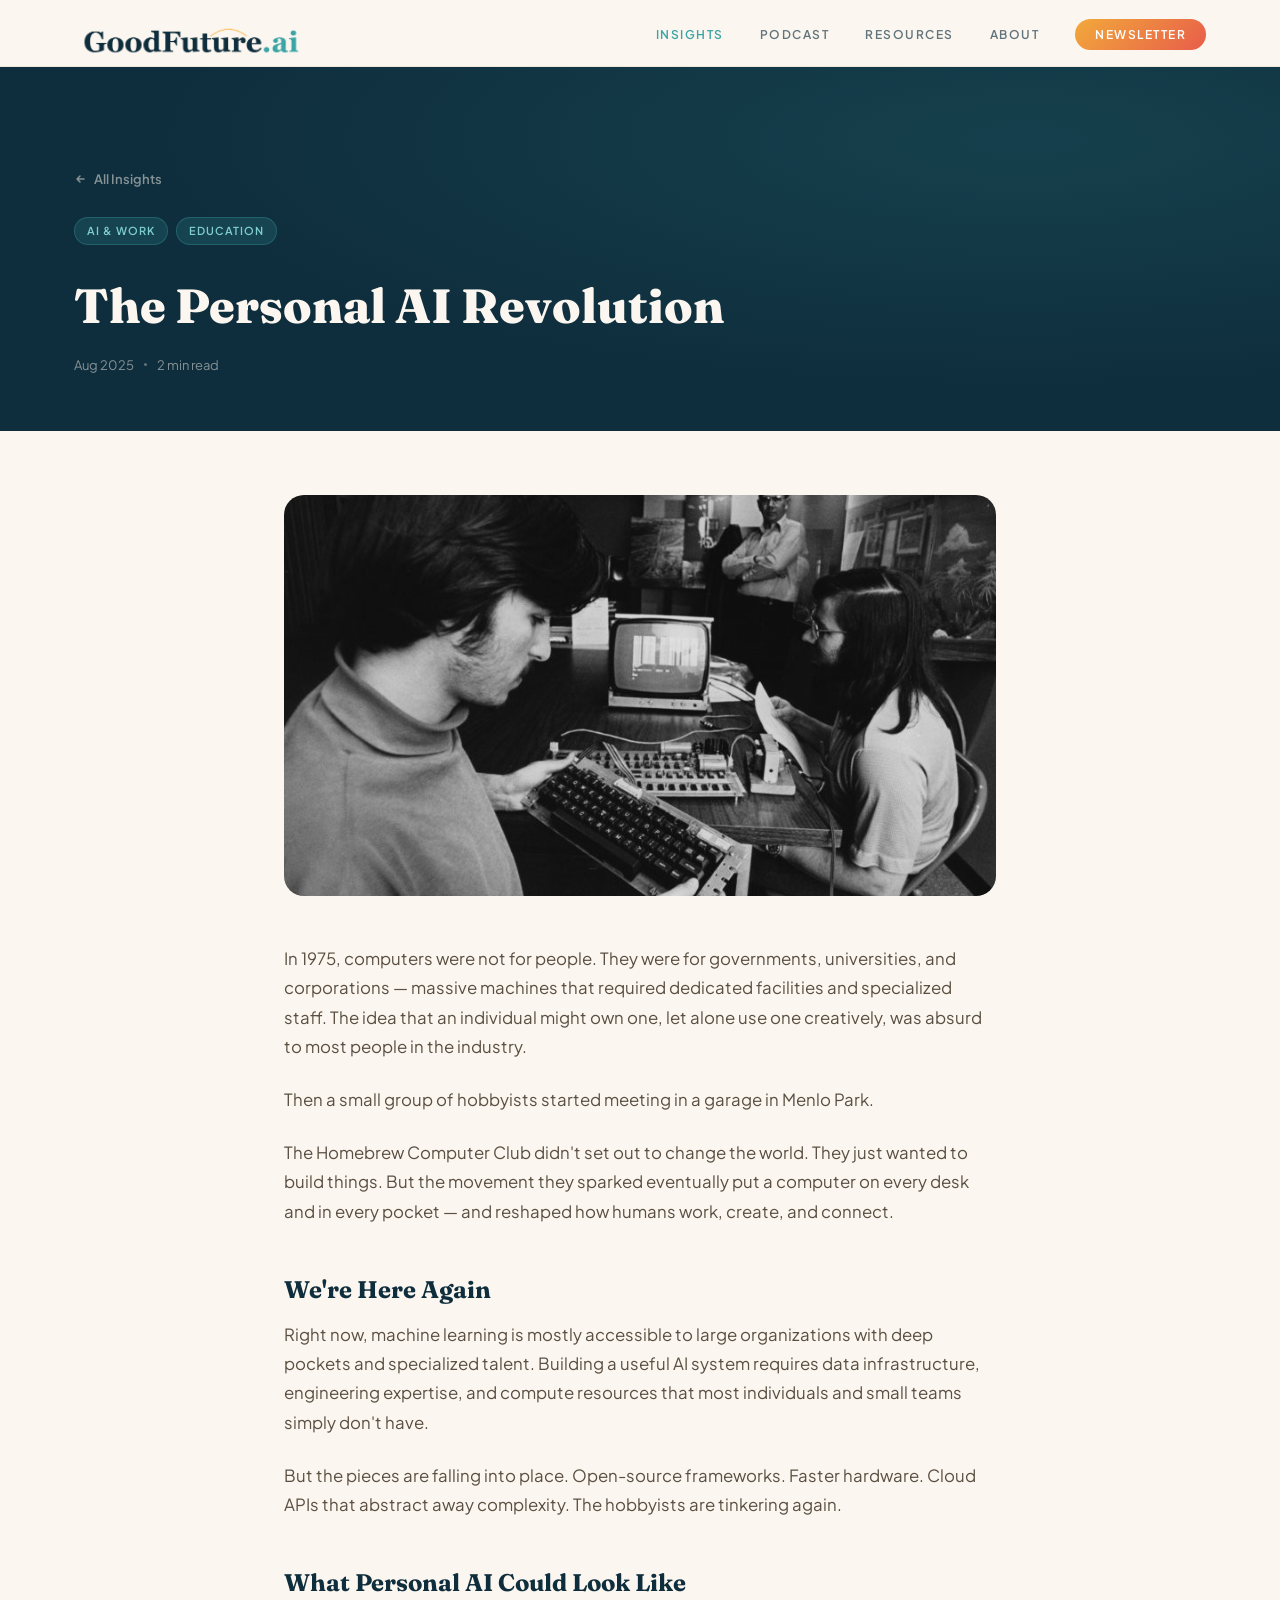
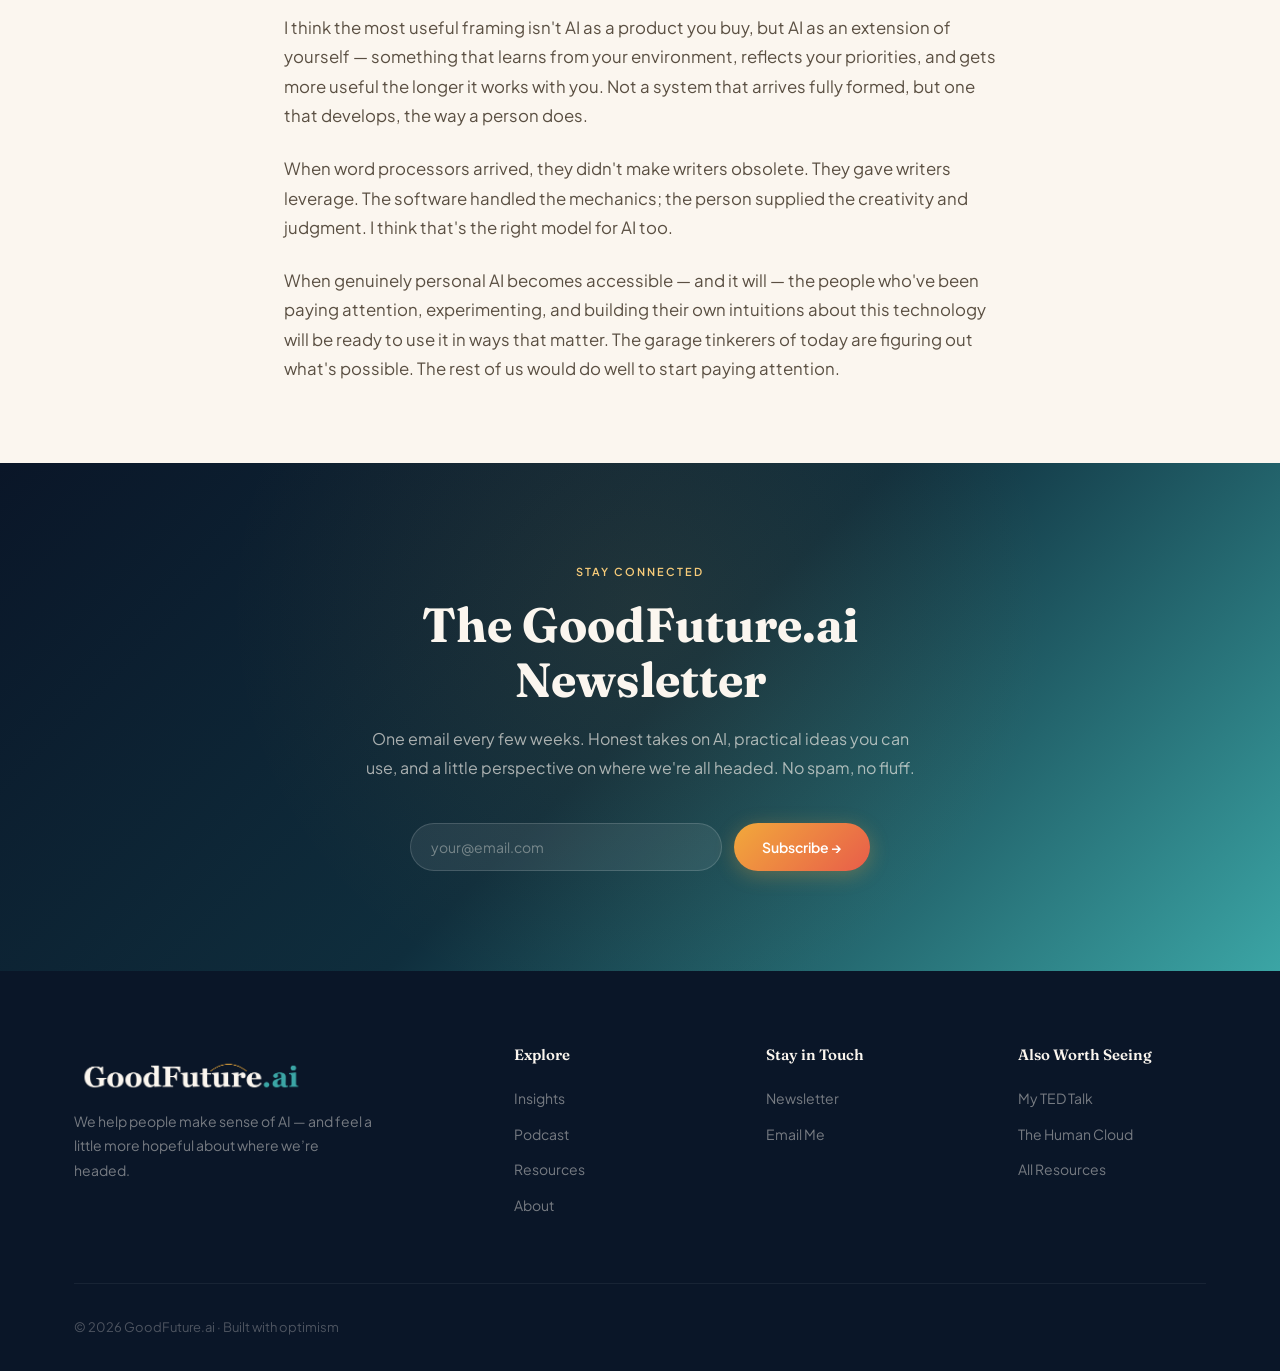
<file: insights/personal-ai-revolution/index.html>
<!DOCTYPE html>
<html lang="en">
<head>
<meta charset="UTF-8">
<meta name="viewport" content="width=device-width, initial-scale=1.0">
<title>The Personal AI Revolution — GoodFuture.ai</title>
<meta name="description" content="Before PCs, computers were for governments and corporations. We're at a similar inflection point with AI — and the implications are just as profound.">
<link rel="canonical" href="https://goodfuture.ai/insights/personal-ai-revolution/">

<!-- Open Graph / LinkedIn / Twitter -->
<meta property="og:type" content="article">
<meta property="og:title" content="The Personal AI Revolution">
<meta property="og:description" content="Before PCs, computers were for governments and corporations. We're at a similar inflection point with AI — and the implications are just as profound.">
<meta property="og:url" content="https://goodfuture.ai/insights/personal-ai-revolution/">
<meta property="og:site_name" content="GoodFuture.ai">
<meta property="og:image" content="https://goodfuture.ai/images/cover/homebrew.jpg">
<meta name="twitter:card" content="summary_large_image">
<meta name="twitter:title" content="The Personal AI Revolution">
<meta name="twitter:description" content="Before PCs, computers were for governments and corporations. We're at a similar inflection point with AI — and the implications are just as profound.">

<link rel="preconnect" href="https://fonts.googleapis.com">
<link rel="preconnect" href="https://fonts.gstatic.com" crossorigin>
<link href="https://fonts.googleapis.com/css2?family=Fraunces:ital,opsz,wght@0,9..144,300;0,9..144,400;0,9..144,500;0,9..144,600;0,9..144,700;0,9..144,800;0,9..144,900;1,9..144,400;1,9..144,500;1,9..144,600&family=Plus+Jakarta+Sans:ital,wght@0,300;0,400;0,500;0,600;0,700;1,400;1,500&display=swap" rel="stylesheet">
<link rel="stylesheet" href="../../assets/css/main.css">
<link rel="icon" type="image/png" href="../../favicon.png">

<style>
.article-hero {
  background: var(--deep-horizon);
  padding: 100px 0 56px;
  position: relative; overflow: hidden;
}
.article-hero::after {
  content: '';
  position: absolute; inset: 0;
  background: radial-gradient(ellipse at 80% 20%, rgba(59,165,165,.15) 0%, transparent 60%);
  pointer-events: none;
}
.article-hero-inner { position: relative; z-index: 1; }
.back-link {
  display: inline-flex; align-items: center; gap: 6px;
  color: rgba(251,246,239,.5); font-size: 13px; font-weight: 600;
  text-decoration: none; margin-bottom: 28px;
  transition: color .2s;
}
.back-link:hover { color: var(--warm-light); }
.art-tags { display: flex; gap: 8px; flex-wrap: wrap; margin-bottom: 20px; }
.a-tag-inv {
  background: rgba(59,165,165,.18); border: 1px solid rgba(59,165,165,.3);
  color: var(--morning-teal-light);
  padding: 4px 12px; border-radius: var(--radius-full);
  font-size: 11px; font-weight: 600; text-transform: uppercase; letter-spacing: 1px;
}
.art-title {
  color: var(--warm-light);
  font-size: clamp(1.8rem, 4vw, 3rem);
  line-height: 1.2; margin-bottom: 20px;
}
.art-meta {
  color: rgba(251,246,239,.5); font-size: 13px;
  display: flex; align-items: center; gap: 10px;
}
.art-meta-dot { width: 3px; height: 3px; border-radius: 50%; background: rgba(251,246,239,.35); }
.article-wrap { max-width: 760px; margin: 0 auto; padding: 64px 24px 80px; }
.article-cover {
  width: 100%; aspect-ratio: 16/9;
  border-radius: var(--radius-lg); overflow: hidden; margin-bottom: 48px;
}
.article-cover img { width: 100%; height: 100%; object-fit: cover; }
.article-cover iframe { width: 100%; height: 100%; border: none; }
.article-body { font-size: 1.05rem; line-height: 1.85; color: var(--warm-dark); }
.article-body p { margin-bottom: 1.4em; }
.article-body p:last-child { margin-bottom: 0; }
.article-body h2 {
  font-family: var(--font-display); font-size: 1.5rem;
  color: var(--deep-horizon); margin: 2em 0 0.6em; line-height: 1.3;
}
.article-body h3 {
  font-family: var(--font-display); font-size: 1.2rem;
  color: var(--deep-horizon); margin: 1.5em 0 0.5em;
}
.article-body strong { color: var(--deep-horizon); font-weight: 600; }
.article-body ul, .article-body ol { padding-left: 1.6em; margin-bottom: 1.4em; }
.article-body li { margin-bottom: 0.5em; }
.article-body a { color: var(--morning-teal); }
.article-body a:hover { text-decoration: underline; }
.article-body blockquote {
  border-left: 3px solid var(--morning-teal);
  margin: 1.5em 0; padding: 0.5em 1.2em;
  color: var(--warm-stone); font-style: italic;
}
@media (max-width: 768px) {
  .article-wrap { padding: 40px 20px 60px; }
  .article-hero { padding: 80px 0 48px; }
}
</style>
</head>

<body>
<header><nav class="nav" id="nav"><div class="container"><div class="nav-inner"><a href="../../" class="nav-logo"><img src="../../images/wordmark-on-light.png" alt="GoodFuture.ai"></a><ul class="nav-links"><li><a href="../../insights/" class="active">Insights</a></li><li><a href="../../podcast/">Podcast</a></li><li><a href="../../resources/">Resources</a></li><li><a href="../../#about">About</a></li><li><a href="../../#connect" class="nav-cta">Newsletter</a></li></ul><button class="nav-hamburger" id="hamburger" aria-label="Open menu" aria-expanded="false"><span></span><span></span><span></span></button></div></div></nav><div class="mobile-nav" id="mobileNav" role="dialog" aria-label="Navigation"><button class="mobile-nav-close" id="navClose" aria-label="Close menu">&#x2715;</button><a href="../../insights/"  onclick="closeMobileNav()">Insights</a><a href="../../podcast/"   onclick="closeMobileNav()">Podcast</a><a href="../../resources/" onclick="closeMobileNav()">Resources</a><a href="../../#about"     onclick="closeMobileNav()">About</a><a href="../../#connect"   onclick="closeMobileNav()" style="color:var(--morning-teal)">Newsletter</a></div></header>

<div class="article-hero">
  <div class="container">
    <div class="article-hero-inner">
      <a href="../../insights/" class="back-link">
        <svg width="14" height="14" viewBox="0 0 14 14" fill="none" aria-hidden="true">
          <path d="M10 7H4M6 4L3 7l3 3" stroke="currentColor" stroke-width="1.5" stroke-linecap="round" stroke-linejoin="round"/>
        </svg>
        All Insights
      </a>
      <div class="art-tags"><span class="a-tag a-tag-inv">AI & Work</span><span class="a-tag a-tag-inv">Education</span></div>
      <h1 class="art-title">The Personal AI Revolution</h1>
      <div class="art-meta"><span>Aug 2025</span><span class="art-meta-dot"></span><span>2 min read</span></div>
    </div>
  </div>
</div>

<div class="article-wrap">
  <div class="article-cover"><img src="../../images/cover/homebrew.jpg" alt="The Personal AI Revolution"></div>
  <div class="article-body"><p>In 1975, computers were not for people. They were for governments, universities, and corporations — massive machines that required dedicated facilities and specialized staff. The idea that an individual might own one, let alone use one creatively, was absurd to most people in the industry.</p>
<p>Then a small group of hobbyists started meeting in a garage in Menlo Park.</p>
<p>The Homebrew Computer Club didn't set out to change the world. They just wanted to build things. But the movement they sparked eventually put a computer on every desk and in every pocket — and reshaped how humans work, create, and connect.</p>
<h2>We're Here Again</h2>
<p>Right now, machine learning is mostly accessible to large organizations with deep pockets and specialized talent. Building a useful AI system requires data infrastructure, engineering expertise, and compute resources that most individuals and small teams simply don't have.</p>
<p>But the pieces are falling into place. Open-source frameworks. Faster hardware. Cloud APIs that abstract away complexity. The hobbyists are tinkering again.</p>
<h2>What Personal AI Could Look Like</h2>
<p>I think the most useful framing isn't AI as a product you buy, but AI as an extension of yourself — something that learns from your environment, reflects your priorities, and gets more useful the longer it works with you. Not a system that arrives fully formed, but one that develops, the way a person does.</p>
<p>When word processors arrived, they didn't make writers obsolete. They gave writers leverage. The software handled the mechanics; the person supplied the creativity and judgment. I think that's the right model for AI too.</p>
<p>When genuinely personal AI becomes accessible — and it will — the people who've been paying attention, experimenting, and building their own intuitions about this technology will be ready to use it in ways that matter. The garage tinkerers of today are figuring out what's possible. The rest of us would do well to start paying attention.</p></div>
</div>

<section class="section newsletter" id="connect">
  <div class="container">
    <div class="nl-inner">
      <div class="label">Stay Connected</div>
      <h2>The GoodFuture.ai Newsletter</h2>
      <p>
        One email every few weeks. Honest takes on AI, practical ideas you can use, and
        a little perspective on where we're all headed. No spam, no fluff.
      </p>
      <form class="nl-form" onsubmit="handleSubscribe(event)" novalidate>
        <input type="email" class="nl-input" placeholder="your@email.com" required aria-label="Email address">
        <button type="submit" class="btn btn-primary">Subscribe &rarr;</button>
      </form>
    </div>
  </div>
</section>

<footer class="footer"><div class="container"><div class="footer-top"><div class="footer-brand"><a href="../../" class="nav-logo"><img src="../../images/wordmark-transparent-dark-text.png" alt="GoodFuture.ai"></a><p>We help people make sense of AI &mdash; and feel a little more hopeful about where we&rsquo;re headed.</p></div><div class="footer-col"><h5>Explore</h5><ul><li><a href="../../insights/">Insights</a></li><li><a href="../../podcast/">Podcast</a></li><li><a href="../../resources/">Resources</a></li><li><a href="../../#about">About</a></li></ul></div><div class="footer-col"><h5>Stay in Touch</h5><ul><li><a href="../../#connect">Newsletter</a></li><li><a href="mailto:hello@goodfuture.ai">Email Me</a></li></ul></div><div class="footer-col"><h5>Also Worth Seeing</h5><ul><li><a href="https://www.youtube.com/watch?v=Hzy_GhX8_Cc" target="_blank" rel="noopener noreferrer">My TED Talk</a></li><li><a href="https://www.humancloudbook.com/" target="_blank" rel="noopener noreferrer">The Human Cloud</a></li><li><a href="../../resources/">All Resources</a></li></ul></div></div><div class="footer-bottom"><p>&copy; 2026 GoodFuture.ai &middot; Built with optimism</p></div></div></footer>

<script src="../../assets/js/layout.js"></script>
<script src="../../assets/js/newsletter.js"></script>

</body>
</html>
</file>
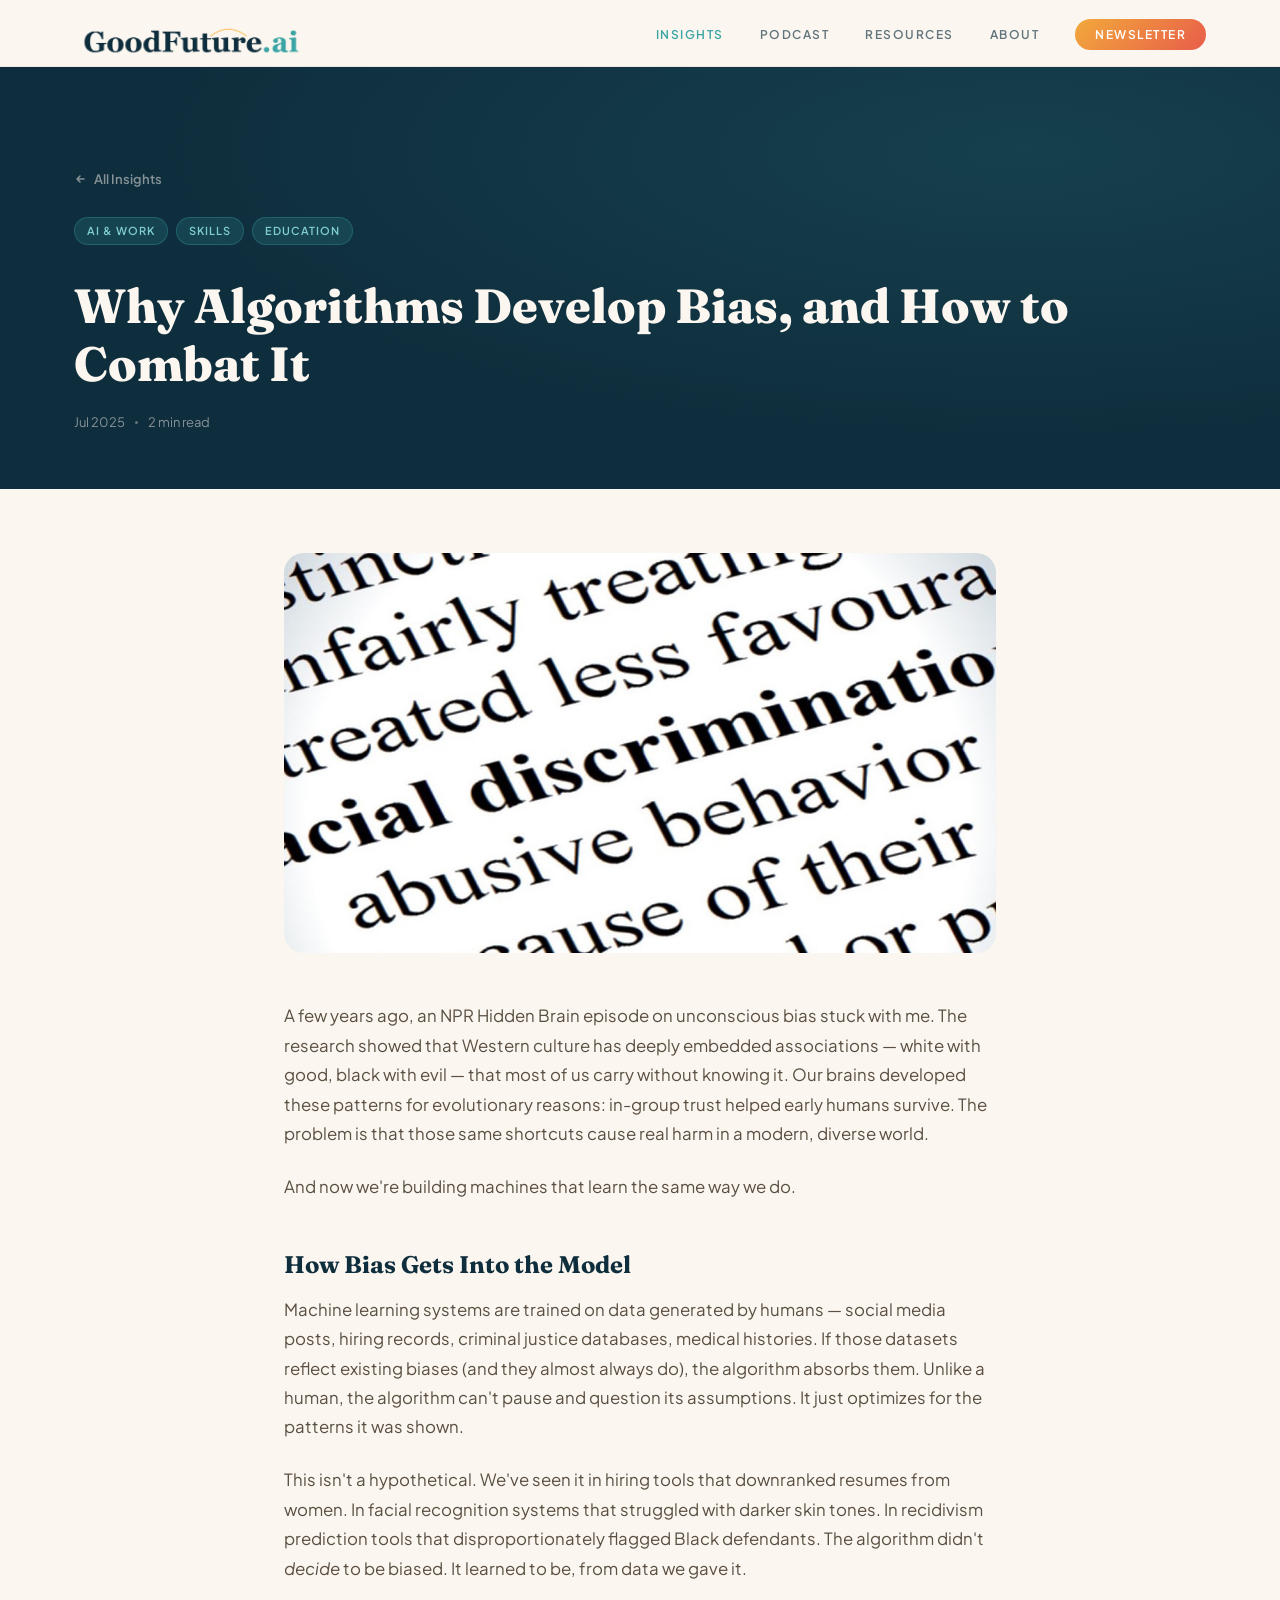
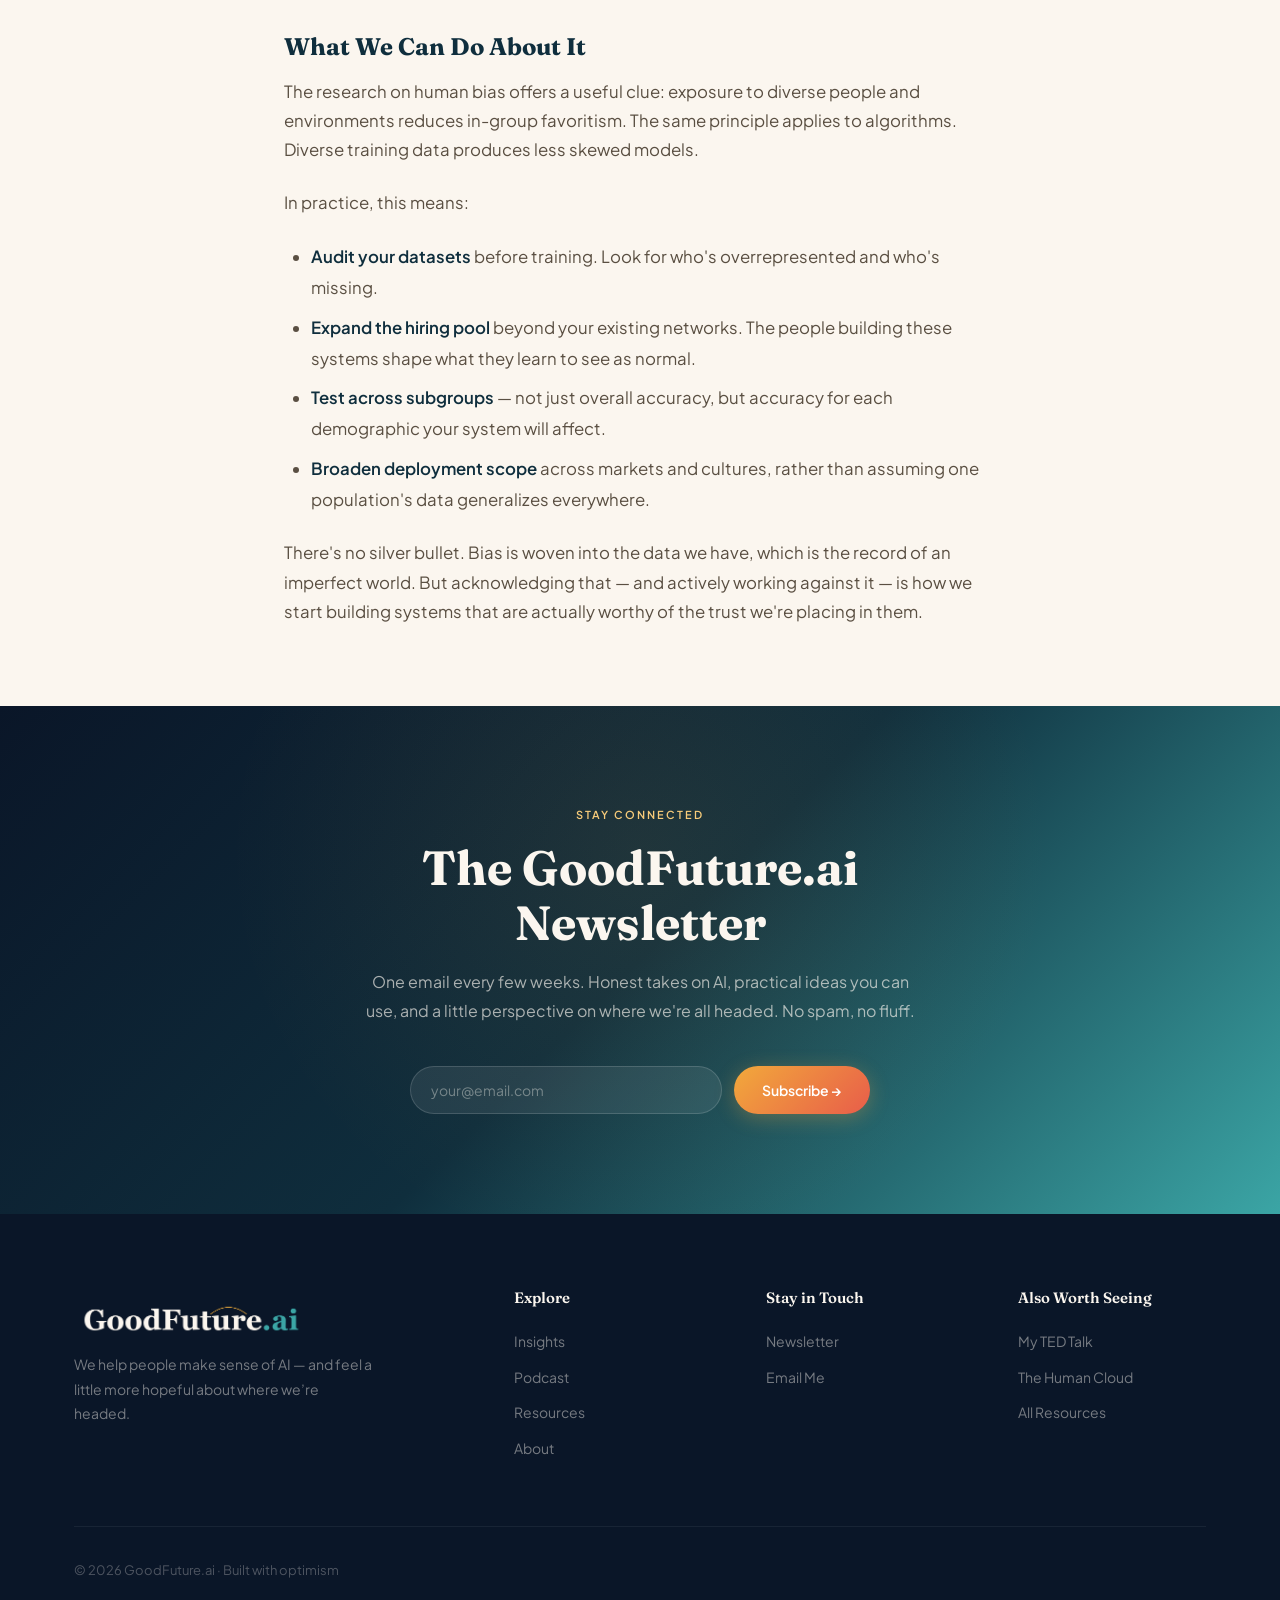
<file: insights/why-algorithms-develop-bias/index.html>
<!DOCTYPE html>
<html lang="en">
<head>
<meta charset="UTF-8">
<meta name="viewport" content="width=device-width, initial-scale=1.0">
<title>Why Algorithms Develop Bias, and How to Combat It — GoodFuture.ai</title>
<meta name="description" content="Algorithms learn from human-generated data — which means they inherit human prejudices. Understanding why is the first step to building something better.">
<link rel="canonical" href="https://goodfuture.ai/insights/why-algorithms-develop-bias/">

<!-- Open Graph / LinkedIn / Twitter -->
<meta property="og:type" content="article">
<meta property="og:title" content="Why Algorithms Develop Bias, and How to Combat It">
<meta property="og:description" content="Algorithms learn from human-generated data — which means they inherit human prejudices. Understanding why is the first step to building something better.">
<meta property="og:url" content="https://goodfuture.ai/insights/why-algorithms-develop-bias/">
<meta property="og:site_name" content="GoodFuture.ai">
<meta property="og:image" content="https://goodfuture.ai/images/cover/discrimination.jpg">
<meta name="twitter:card" content="summary_large_image">
<meta name="twitter:title" content="Why Algorithms Develop Bias, and How to Combat It">
<meta name="twitter:description" content="Algorithms learn from human-generated data — which means they inherit human prejudices. Understanding why is the first step to building something better.">

<link rel="preconnect" href="https://fonts.googleapis.com">
<link rel="preconnect" href="https://fonts.gstatic.com" crossorigin>
<link href="https://fonts.googleapis.com/css2?family=Fraunces:ital,opsz,wght@0,9..144,300;0,9..144,400;0,9..144,500;0,9..144,600;0,9..144,700;0,9..144,800;0,9..144,900;1,9..144,400;1,9..144,500;1,9..144,600&family=Plus+Jakarta+Sans:ital,wght@0,300;0,400;0,500;0,600;0,700;1,400;1,500&display=swap" rel="stylesheet">
<link rel="stylesheet" href="../../assets/css/main.css">
<link rel="icon" type="image/png" href="../../favicon.png">

<style>
.article-hero {
  background: var(--deep-horizon);
  padding: 100px 0 56px;
  position: relative; overflow: hidden;
}
.article-hero::after {
  content: '';
  position: absolute; inset: 0;
  background: radial-gradient(ellipse at 80% 20%, rgba(59,165,165,.15) 0%, transparent 60%);
  pointer-events: none;
}
.article-hero-inner { position: relative; z-index: 1; }
.back-link {
  display: inline-flex; align-items: center; gap: 6px;
  color: rgba(251,246,239,.5); font-size: 13px; font-weight: 600;
  text-decoration: none; margin-bottom: 28px;
  transition: color .2s;
}
.back-link:hover { color: var(--warm-light); }
.art-tags { display: flex; gap: 8px; flex-wrap: wrap; margin-bottom: 20px; }
.a-tag-inv {
  background: rgba(59,165,165,.18); border: 1px solid rgba(59,165,165,.3);
  color: var(--morning-teal-light);
  padding: 4px 12px; border-radius: var(--radius-full);
  font-size: 11px; font-weight: 600; text-transform: uppercase; letter-spacing: 1px;
}
.art-title {
  color: var(--warm-light);
  font-size: clamp(1.8rem, 4vw, 3rem);
  line-height: 1.2; margin-bottom: 20px;
}
.art-meta {
  color: rgba(251,246,239,.5); font-size: 13px;
  display: flex; align-items: center; gap: 10px;
}
.art-meta-dot { width: 3px; height: 3px; border-radius: 50%; background: rgba(251,246,239,.35); }
.article-wrap { max-width: 760px; margin: 0 auto; padding: 64px 24px 80px; }
.article-cover {
  width: 100%; aspect-ratio: 16/9;
  border-radius: var(--radius-lg); overflow: hidden; margin-bottom: 48px;
}
.article-cover img { width: 100%; height: 100%; object-fit: cover; }
.article-cover iframe { width: 100%; height: 100%; border: none; }
.article-body { font-size: 1.05rem; line-height: 1.85; color: var(--warm-dark); }
.article-body p { margin-bottom: 1.4em; }
.article-body p:last-child { margin-bottom: 0; }
.article-body h2 {
  font-family: var(--font-display); font-size: 1.5rem;
  color: var(--deep-horizon); margin: 2em 0 0.6em; line-height: 1.3;
}
.article-body h3 {
  font-family: var(--font-display); font-size: 1.2rem;
  color: var(--deep-horizon); margin: 1.5em 0 0.5em;
}
.article-body strong { color: var(--deep-horizon); font-weight: 600; }
.article-body ul, .article-body ol { padding-left: 1.6em; margin-bottom: 1.4em; }
.article-body li { margin-bottom: 0.5em; }
.article-body a { color: var(--morning-teal); }
.article-body a:hover { text-decoration: underline; }
.article-body blockquote {
  border-left: 3px solid var(--morning-teal);
  margin: 1.5em 0; padding: 0.5em 1.2em;
  color: var(--warm-stone); font-style: italic;
}
@media (max-width: 768px) {
  .article-wrap { padding: 40px 20px 60px; }
  .article-hero { padding: 80px 0 48px; }
}
</style>
</head>

<body>
<header><nav class="nav" id="nav"><div class="container"><div class="nav-inner"><a href="../../" class="nav-logo"><img src="../../images/wordmark-on-light.png" alt="GoodFuture.ai"></a><ul class="nav-links"><li><a href="../../insights/" class="active">Insights</a></li><li><a href="../../podcast/">Podcast</a></li><li><a href="../../resources/">Resources</a></li><li><a href="../../#about">About</a></li><li><a href="../../#connect" class="nav-cta">Newsletter</a></li></ul><button class="nav-hamburger" id="hamburger" aria-label="Open menu" aria-expanded="false"><span></span><span></span><span></span></button></div></div></nav><div class="mobile-nav" id="mobileNav" role="dialog" aria-label="Navigation"><button class="mobile-nav-close" id="navClose" aria-label="Close menu">&#x2715;</button><a href="../../insights/"  onclick="closeMobileNav()">Insights</a><a href="../../podcast/"   onclick="closeMobileNav()">Podcast</a><a href="../../resources/" onclick="closeMobileNav()">Resources</a><a href="../../#about"     onclick="closeMobileNav()">About</a><a href="../../#connect"   onclick="closeMobileNav()" style="color:var(--morning-teal)">Newsletter</a></div></header>

<div class="article-hero">
  <div class="container">
    <div class="article-hero-inner">
      <a href="../../insights/" class="back-link">
        <svg width="14" height="14" viewBox="0 0 14 14" fill="none" aria-hidden="true">
          <path d="M10 7H4M6 4L3 7l3 3" stroke="currentColor" stroke-width="1.5" stroke-linecap="round" stroke-linejoin="round"/>
        </svg>
        All Insights
      </a>
      <div class="art-tags"><span class="a-tag a-tag-inv">AI & Work</span><span class="a-tag a-tag-inv">Skills</span><span class="a-tag a-tag-inv">Education</span></div>
      <h1 class="art-title">Why Algorithms Develop Bias, and How to Combat It</h1>
      <div class="art-meta"><span>Jul 2025</span><span class="art-meta-dot"></span><span>2 min read</span></div>
    </div>
  </div>
</div>

<div class="article-wrap">
  <div class="article-cover"><img src="../../images/cover/discrimination.jpg" alt="Why Algorithms Develop Bias, and How to Combat It"></div>
  <div class="article-body"><p>A few years ago, an NPR Hidden Brain episode on unconscious bias stuck with me. The research showed that Western culture has deeply embedded associations — white with good, black with evil — that most of us carry without knowing it. Our brains developed these patterns for evolutionary reasons: in-group trust helped early humans survive. The problem is that those same shortcuts cause real harm in a modern, diverse world.</p>
<p>And now we're building machines that learn the same way we do.</p>
<h2>How Bias Gets Into the Model</h2>
<p>Machine learning systems are trained on data generated by humans — social media posts, hiring records, criminal justice databases, medical histories. If those datasets reflect existing biases (and they almost always do), the algorithm absorbs them. Unlike a human, the algorithm can't pause and question its assumptions. It just optimizes for the patterns it was shown.</p>
<p>This isn't a hypothetical. We've seen it in hiring tools that downranked resumes from women. In facial recognition systems that struggled with darker skin tones. In recidivism prediction tools that disproportionately flagged Black defendants. The algorithm didn't <em>decide</em> to be biased. It learned to be, from data we gave it.</p>
<h2>What We Can Do About It</h2>
<p>The research on human bias offers a useful clue: exposure to diverse people and environments reduces in-group favoritism. The same principle applies to algorithms. Diverse training data produces less skewed models.</p>
<p>In practice, this means:</p>
<ul>
<li><strong>Audit your datasets</strong> before training. Look for who's overrepresented and who's missing.</li>
<li><strong>Expand the hiring pool</strong> beyond your existing networks. The people building these systems shape what they learn to see as normal.</li>
<li><strong>Test across subgroups</strong> — not just overall accuracy, but accuracy for each demographic your system will affect.</li>
<li><strong>Broaden deployment scope</strong> across markets and cultures, rather than assuming one population's data generalizes everywhere.</li>
</ul>
<p>There's no silver bullet. Bias is woven into the data we have, which is the record of an imperfect world. But acknowledging that — and actively working against it — is how we start building systems that are actually worthy of the trust we're placing in them.</p></div>
</div>

<section class="section newsletter" id="connect">
  <div class="container">
    <div class="nl-inner">
      <div class="label">Stay Connected</div>
      <h2>The GoodFuture.ai Newsletter</h2>
      <p>
        One email every few weeks. Honest takes on AI, practical ideas you can use, and
        a little perspective on where we're all headed. No spam, no fluff.
      </p>
      <form class="nl-form" onsubmit="handleSubscribe(event)" novalidate>
        <input type="email" class="nl-input" placeholder="your@email.com" required aria-label="Email address">
        <button type="submit" class="btn btn-primary">Subscribe &rarr;</button>
      </form>
    </div>
  </div>
</section>

<footer class="footer"><div class="container"><div class="footer-top"><div class="footer-brand"><a href="../../" class="nav-logo"><img src="../../images/wordmark-transparent-dark-text.png" alt="GoodFuture.ai"></a><p>We help people make sense of AI &mdash; and feel a little more hopeful about where we&rsquo;re headed.</p></div><div class="footer-col"><h5>Explore</h5><ul><li><a href="../../insights/">Insights</a></li><li><a href="../../podcast/">Podcast</a></li><li><a href="../../resources/">Resources</a></li><li><a href="../../#about">About</a></li></ul></div><div class="footer-col"><h5>Stay in Touch</h5><ul><li><a href="../../#connect">Newsletter</a></li><li><a href="mailto:hello@goodfuture.ai">Email Me</a></li></ul></div><div class="footer-col"><h5>Also Worth Seeing</h5><ul><li><a href="https://www.youtube.com/watch?v=Hzy_GhX8_Cc" target="_blank" rel="noopener noreferrer">My TED Talk</a></li><li><a href="https://www.humancloudbook.com/" target="_blank" rel="noopener noreferrer">The Human Cloud</a></li><li><a href="../../resources/">All Resources</a></li></ul></div></div><div class="footer-bottom"><p>&copy; 2026 GoodFuture.ai &middot; Built with optimism</p></div></div></footer>

<script src="../../assets/js/layout.js"></script>
<script src="../../assets/js/newsletter.js"></script>

</body>
</html>
</file>
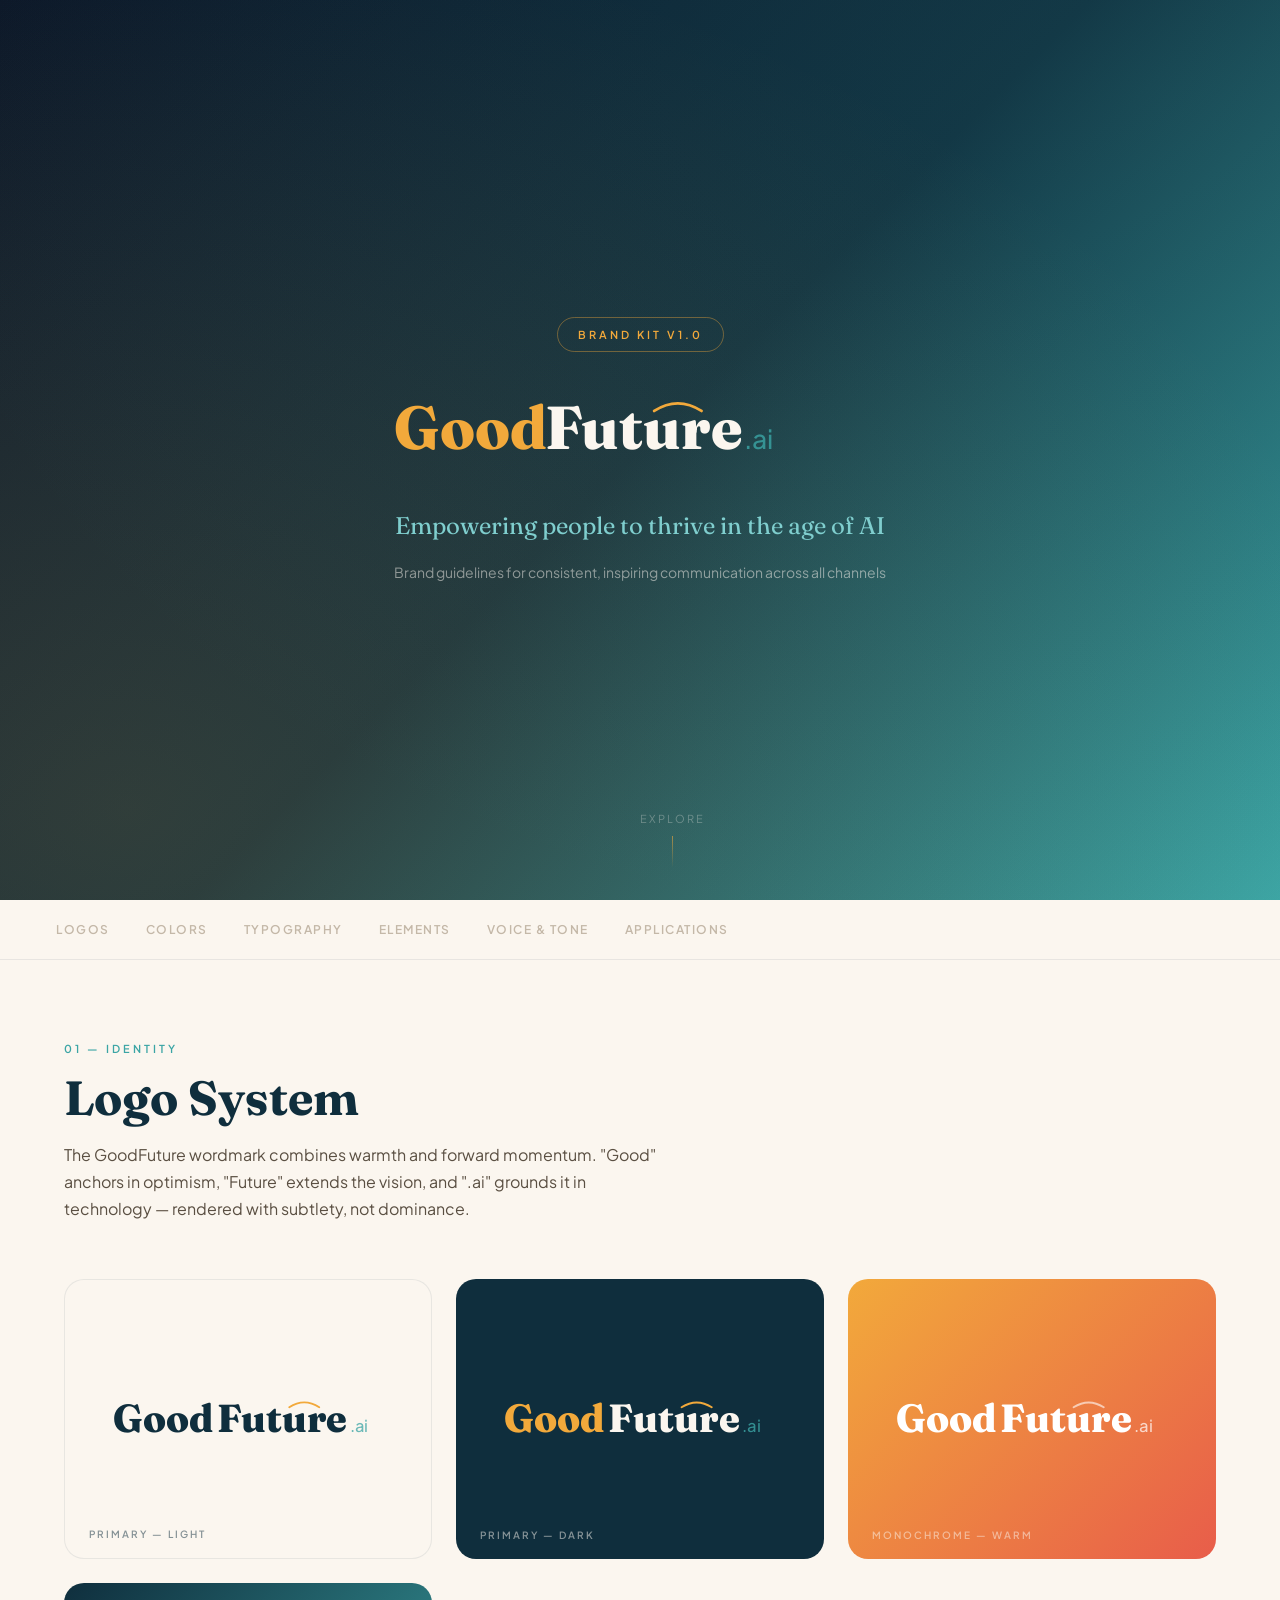
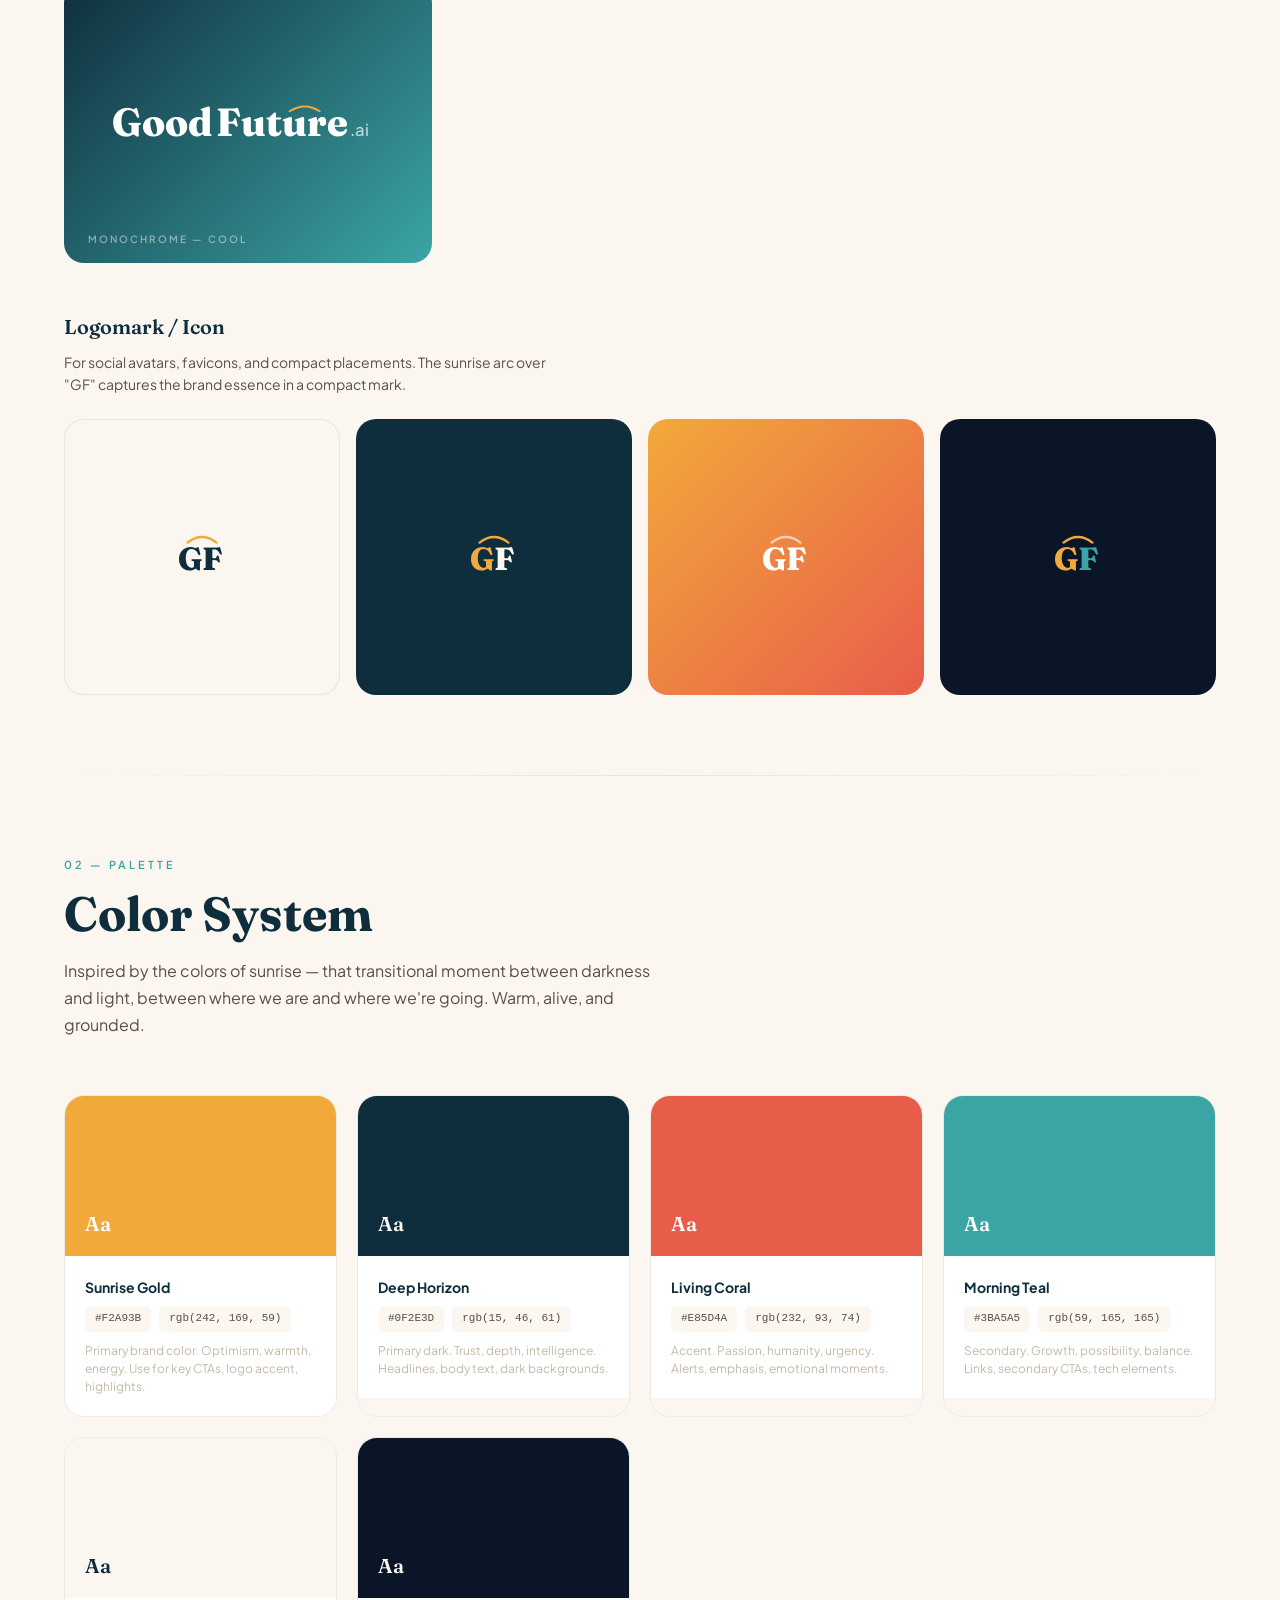
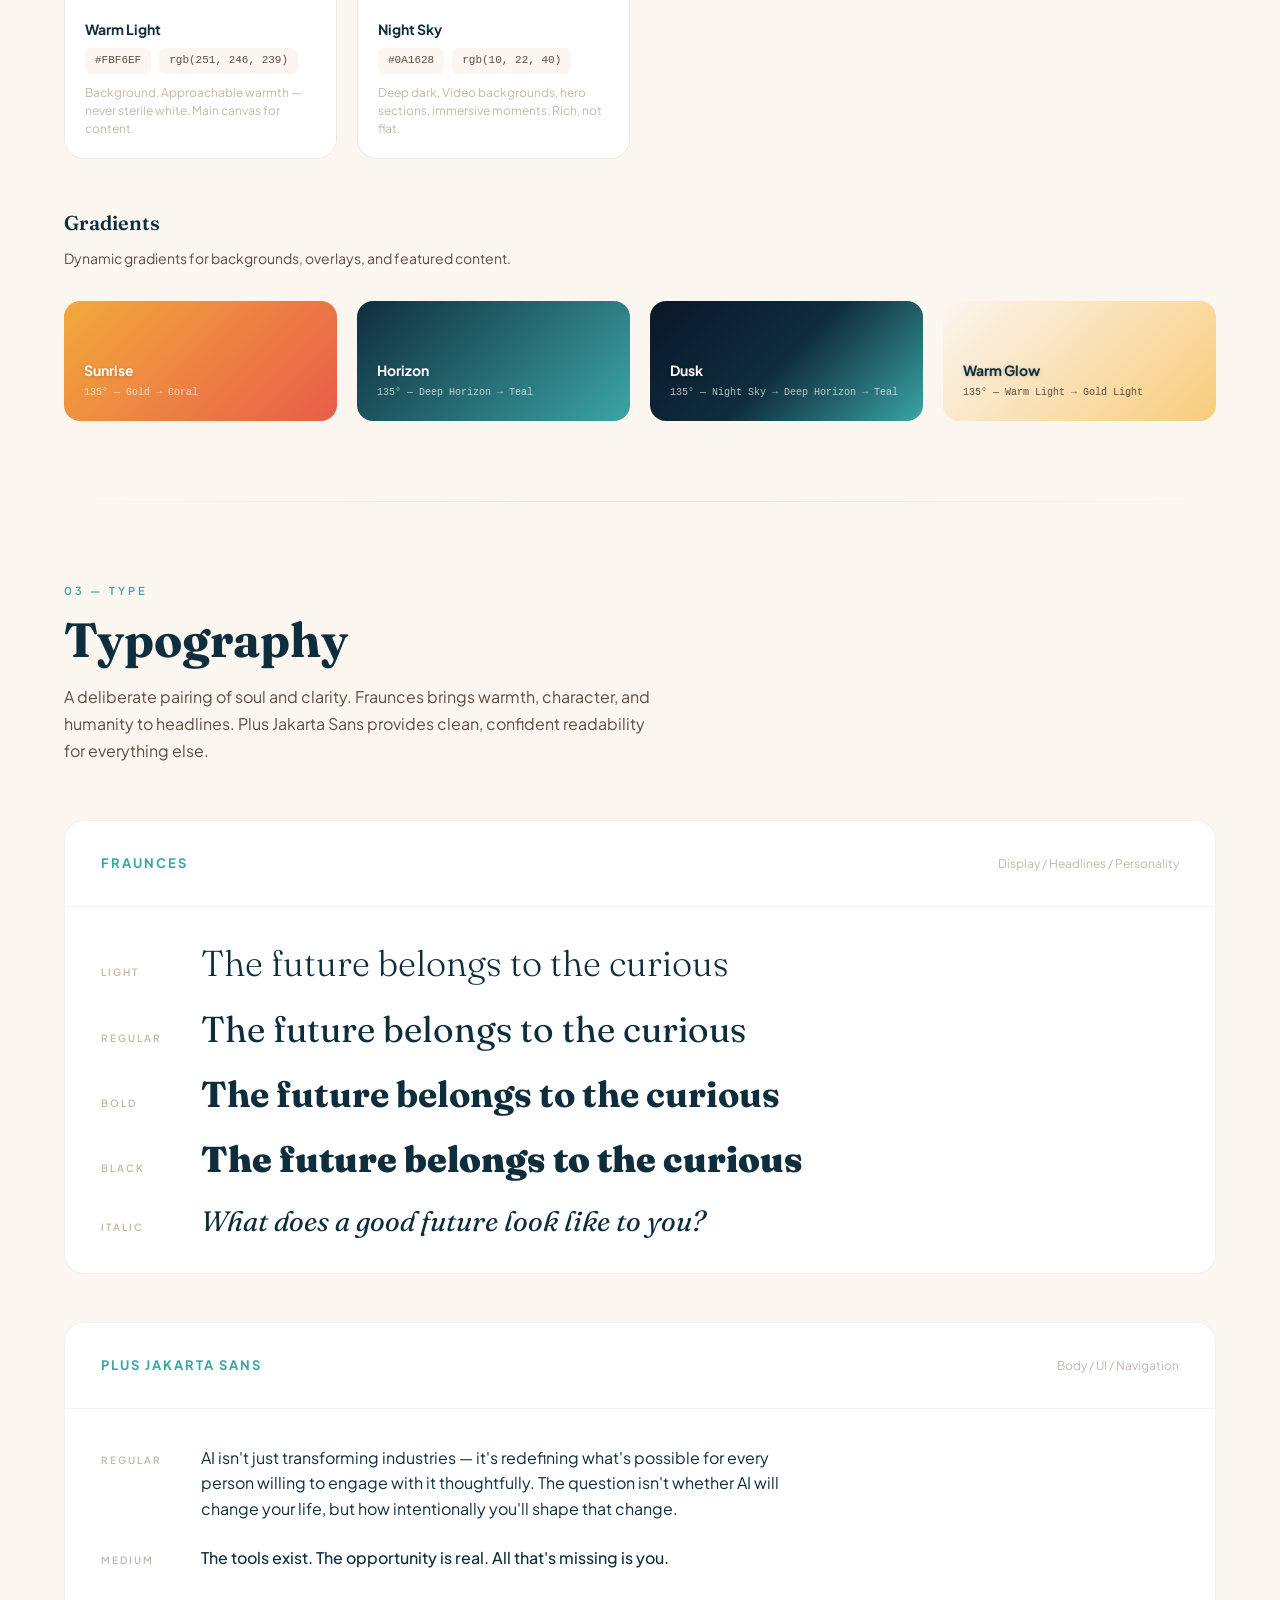
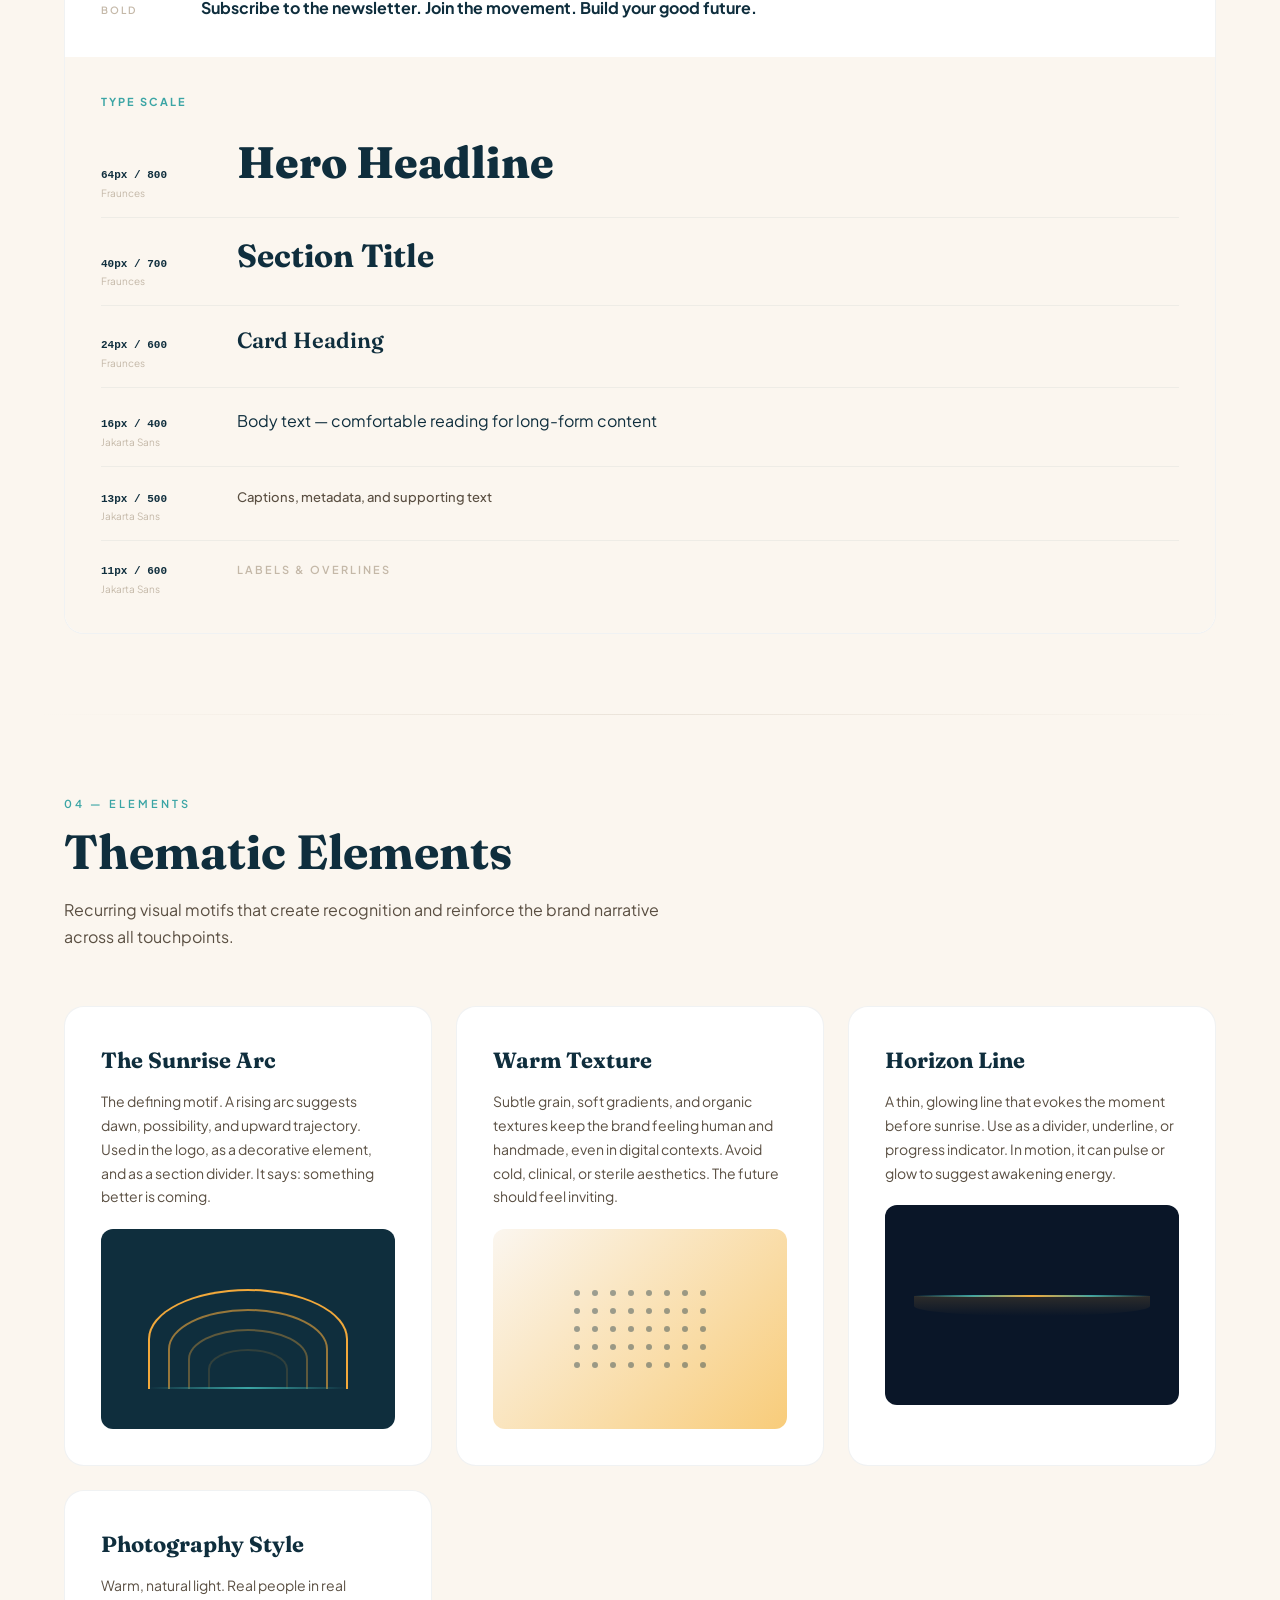
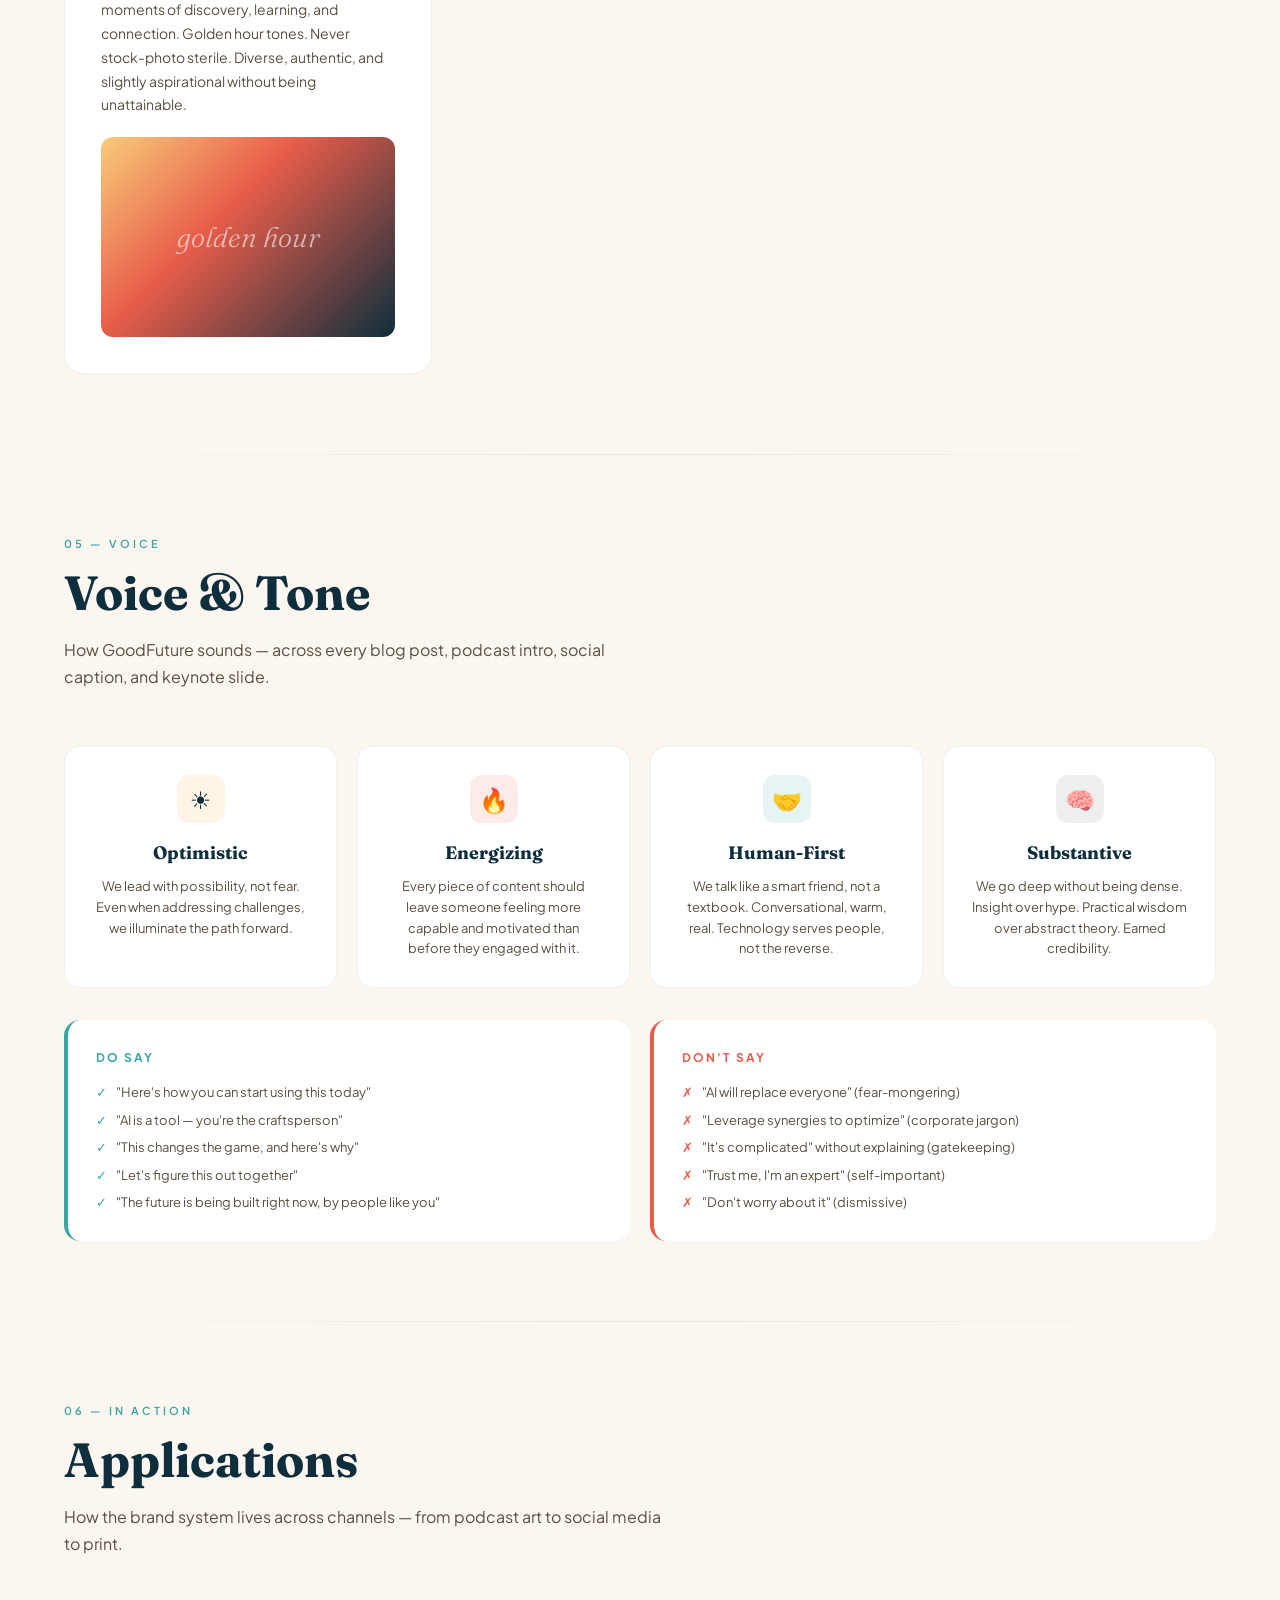
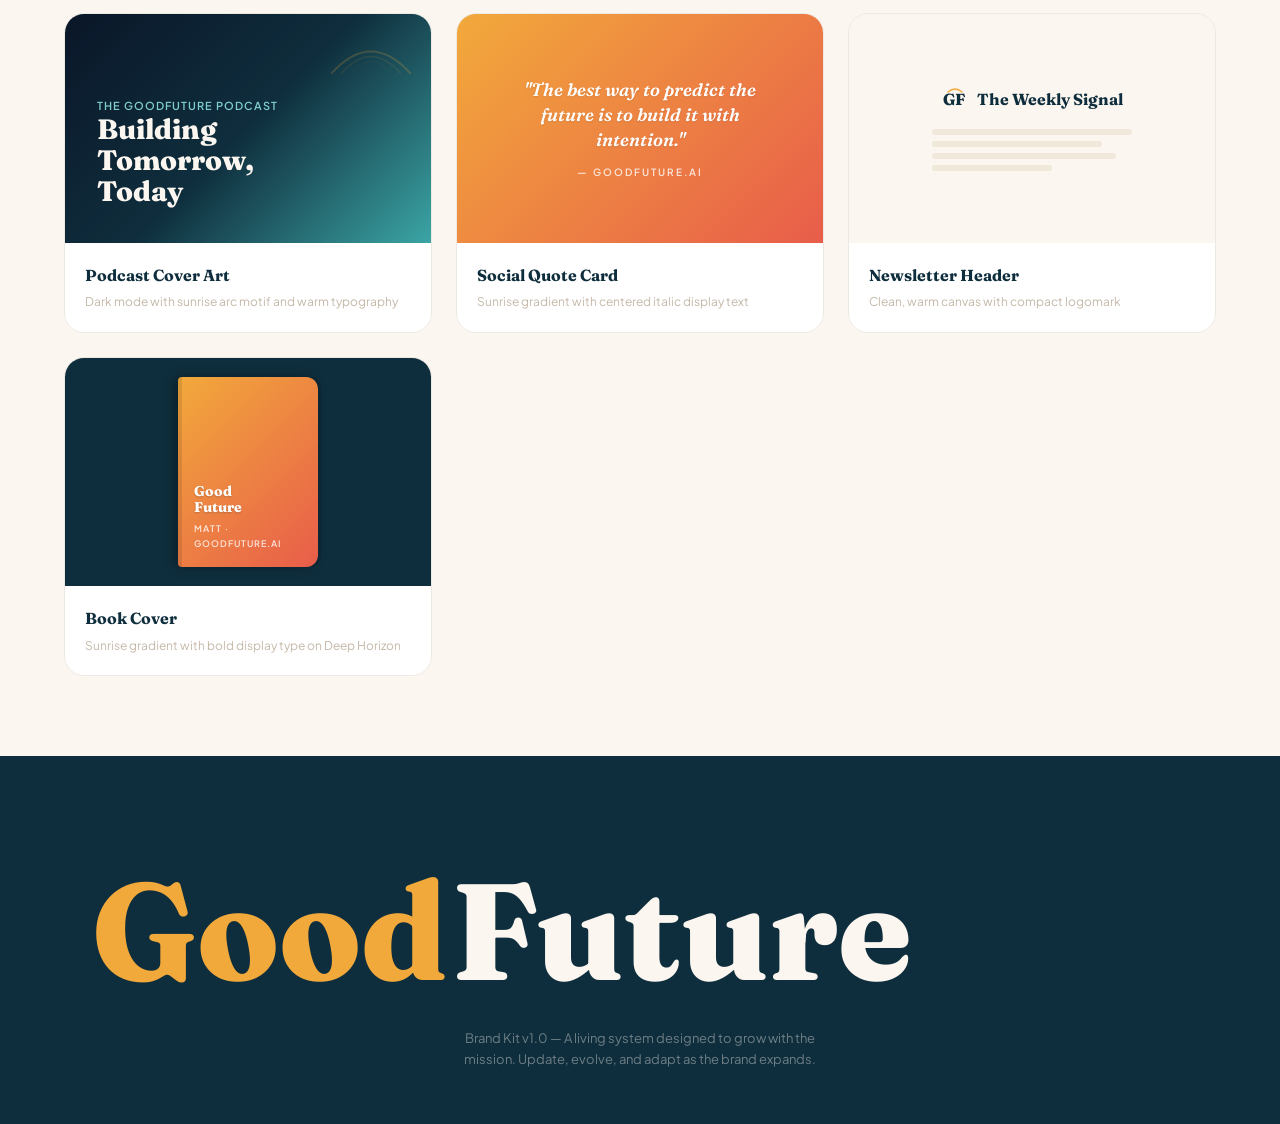
<file: design/goodfuture-brand-kit.html>
<!DOCTYPE html>
<html lang="en">
<head>
<meta charset="UTF-8">
<meta name="viewport" content="width=device-width, initial-scale=1.0">
<title>GoodFuture.ai — Brand Kit</title>
<link rel="preconnect" href="https://fonts.googleapis.com">
<link href="https://fonts.googleapis.com/css2?family=Fraunces:ital,opsz,wght@0,9..144,300;0,9..144,400;0,9..144,500;0,9..144,600;0,9..144,700;0,9..144,800;0,9..144,900;1,9..144,400;1,9..144,500&family=Plus+Jakarta+Sans:ital,wght@0,300;0,400;0,500;0,600;0,700;1,400;1,500&display=swap" rel="stylesheet">
<style>
  :root {
    /* ── PRIMARY PALETTE ── */
    --sunrise-gold: #F2A93B;
    --sunrise-gold-light: #F8CC7A;
    --deep-horizon: #0F2E3D;
    --living-coral: #E85D4A;
    --living-coral-light: #F08B7D;
    --morning-teal: #3BA5A5;
    --morning-teal-light: #7FCECE;

    /* ── NEUTRALS ── */
    --warm-light: #FBF6EF;
    --warm-mid: #F0E8DB;
    --warm-stone: #C4B8A8;
    --warm-dark: #5A4F42;
    --night-sky: #0A1628;
    --charcoal: #1E1E2E;

    /* ── GRADIENTS ── */
    --gradient-sunrise: linear-gradient(135deg, #F2A93B 0%, #E85D4A 100%);
    --gradient-horizon: linear-gradient(135deg, #0F2E3D 0%, #3BA5A5 100%);
    --gradient-warm: linear-gradient(135deg, #FBF6EF 0%, #F8CC7A 100%);
    --gradient-dusk: linear-gradient(135deg, #0A1628 0%, #0F2E3D 50%, #3BA5A5 100%);

    /* ── TYPE ── */
    --font-display: 'Fraunces', Georgia, serif;
    --font-body: 'Plus Jakarta Sans', system-ui, sans-serif;
  }

  * { margin: 0; padding: 0; box-sizing: border-box; }

  html { scroll-behavior: smooth; }

  body {
    font-family: var(--font-body);
    background: var(--warm-light);
    color: var(--deep-horizon);
    line-height: 1.6;
    overflow-x: hidden;
  }

  /* ══════════════════════════════════
     HERO SECTION
  ══════════════════════════════════ */
  .hero {
    min-height: 100vh;
    display: flex;
    flex-direction: column;
    justify-content: center;
    align-items: center;
    text-align: center;
    background: var(--gradient-dusk);
    color: var(--warm-light);
    position: relative;
    overflow: hidden;
    padding: 60px 24px;
  }

  .hero::before {
    content: '';
    position: absolute;
    top: -50%;
    left: -50%;
    width: 200%;
    height: 200%;
    background: radial-gradient(ellipse at 30% 70%, rgba(242,169,59,0.15) 0%, transparent 50%),
                radial-gradient(ellipse at 70% 30%, rgba(59,165,165,0.1) 0%, transparent 50%);
    animation: auroraMove 20s ease-in-out infinite alternate;
  }

  @keyframes auroraMove {
    0% { transform: translate(0, 0) rotate(0deg); }
    100% { transform: translate(-5%, 3%) rotate(3deg); }
  }

  .hero-content { position: relative; z-index: 2; max-width: 800px; }

  .hero-badge {
    display: inline-block;
    font-family: var(--font-body);
    font-size: 11px;
    font-weight: 600;
    letter-spacing: 3px;
    text-transform: uppercase;
    color: var(--sunrise-gold);
    border: 1px solid rgba(242,169,59,0.4);
    padding: 8px 20px;
    border-radius: 100px;
    margin-bottom: 40px;
    animation: fadeUp 0.8s ease-out both;
  }

  .hero-logo-main {
    margin-bottom: 32px;
    animation: fadeUp 0.8s ease-out 0.15s both;
  }

  .hero-logo-main svg { width: 100%; max-width: 520px; height: auto; }

  .hero-tagline {
    font-family: var(--font-display);
    font-size: clamp(18px, 3vw, 24px);
    font-weight: 400;
    color: var(--morning-teal-light);
    opacity: 0.9;
    margin-bottom: 16px;
    animation: fadeUp 0.8s ease-out 0.3s both;
  }

  .hero-sub {
    font-size: 14px;
    color: rgba(251,246,239,0.5);
    max-width: 500px;
    animation: fadeUp 0.8s ease-out 0.45s both;
  }

  @keyframes fadeUp {
    from { opacity: 0; transform: translateY(24px); }
    to { opacity: 1; transform: translateY(0); }
  }

  .scroll-hint {
    position: absolute;
    bottom: 32px;
    left: 50%;
    transform: translateX(-50%);
    display: flex;
    flex-direction: column;
    align-items: center;
    gap: 8px;
    color: rgba(251,246,239,0.3);
    font-size: 11px;
    letter-spacing: 2px;
    text-transform: uppercase;
    animation: fadeUp 0.8s ease-out 0.6s both;
  }

  .scroll-hint .arrow {
    width: 1px;
    height: 32px;
    background: linear-gradient(to bottom, rgba(242,169,59,0.6), transparent);
    animation: scrollPulse 2s ease-in-out infinite;
  }

  @keyframes scrollPulse {
    0%, 100% { opacity: 0.3; transform: scaleY(0.7); }
    50% { opacity: 1; transform: scaleY(1); }
  }

  /* ══════════════════════════════════
     NAVIGATION
  ══════════════════════════════════ */
  .nav {
    position: sticky;
    top: 0;
    z-index: 100;
    background: rgba(251,246,239,0.92);
    backdrop-filter: blur(16px);
    border-bottom: 1px solid rgba(15,46,61,0.08);
    padding: 0 24px;
  }

  .nav-inner {
    max-width: 1200px;
    margin: 0 auto;
    display: flex;
    gap: 4px;
    overflow-x: auto;
    scrollbar-width: none;
    padding: 12px 0;
  }

  .nav-inner::-webkit-scrollbar { display: none; }

  .nav a {
    font-size: 12px;
    font-weight: 600;
    letter-spacing: 1.5px;
    text-transform: uppercase;
    text-decoration: none;
    color: var(--warm-stone);
    padding: 8px 16px;
    border-radius: 8px;
    white-space: nowrap;
    transition: all 0.25s ease;
  }

  .nav a:hover { color: var(--deep-horizon); background: rgba(15,46,61,0.05); }

  /* ══════════════════════════════════
     SECTIONS
  ══════════════════════════════════ */
  .section {
    max-width: 1200px;
    margin: 0 auto;
    padding: 80px 24px;
  }

  .section-header {
    margin-bottom: 56px;
  }

  .section-label {
    font-family: var(--font-body);
    font-size: 11px;
    font-weight: 600;
    letter-spacing: 3px;
    text-transform: uppercase;
    color: var(--morning-teal);
    margin-bottom: 12px;
  }

  .section-title {
    font-family: var(--font-display);
    font-size: clamp(32px, 5vw, 48px);
    font-weight: 700;
    line-height: 1.15;
    color: var(--deep-horizon);
    margin-bottom: 16px;
  }

  .section-desc {
    font-size: 16px;
    color: var(--warm-dark);
    max-width: 600px;
    line-height: 1.7;
  }

  .divider {
    height: 1px;
    background: linear-gradient(to right, transparent, var(--warm-stone), transparent);
    opacity: 0.3;
    max-width: 1200px;
    margin: 0 auto;
  }

  /* ══════════════════════════════════
     LOGO SECTION
  ══════════════════════════════════ */
  .logo-grid {
    display: grid;
    grid-template-columns: repeat(auto-fit, minmax(320px, 1fr));
    gap: 24px;
  }

  .logo-card {
    border-radius: 20px;
    padding: 48px;
    display: flex;
    flex-direction: column;
    align-items: center;
    justify-content: center;
    min-height: 280px;
    position: relative;
    overflow: hidden;
    transition: transform 0.3s ease;
  }

  .logo-card:hover { transform: translateY(-2px); }

  .logo-card.light {
    background: var(--warm-light);
    border: 1px solid rgba(15,46,61,0.08);
  }

  .logo-card.dark {
    background: var(--deep-horizon);
  }

  .logo-card.gold {
    background: var(--gradient-sunrise);
  }

  .logo-card.teal {
    background: var(--gradient-horizon);
  }

  .logo-card svg { width: 100%; max-width: 300px; height: auto; }

  .logo-card-label {
    position: absolute;
    bottom: 16px;
    left: 24px;
    font-size: 10px;
    font-weight: 600;
    letter-spacing: 2px;
    text-transform: uppercase;
    opacity: 0.5;
  }

  .logo-card.light .logo-card-label { color: var(--deep-horizon); }
  .logo-card.dark .logo-card-label,
  .logo-card.gold .logo-card-label,
  .logo-card.teal .logo-card-label { color: var(--warm-light); }

  /* Icon marks */
  .icon-grid {
    display: grid;
    grid-template-columns: repeat(auto-fit, minmax(160px, 1fr));
    gap: 16px;
    margin-top: 24px;
  }

  .icon-card {
    aspect-ratio: 1;
    border-radius: 20px;
    display: flex;
    align-items: center;
    justify-content: center;
    transition: transform 0.3s ease;
  }

  .icon-card:hover { transform: scale(1.03); }
  .icon-card svg { width: 64px; height: 64px; }

  /* ══════════════════════════════════
     COLOR PALETTE
  ══════════════════════════════════ */
  .palette-grid {
    display: grid;
    grid-template-columns: repeat(auto-fit, minmax(240px, 1fr));
    gap: 20px;
  }

  .color-card {
    border-radius: 20px;
    overflow: hidden;
    border: 1px solid rgba(15,46,61,0.06);
    transition: transform 0.3s ease, box-shadow 0.3s ease;
  }

  .color-card:hover {
    transform: translateY(-4px);
    box-shadow: 0 16px 48px rgba(15,46,61,0.1);
  }

  .color-swatch {
    height: 160px;
    display: flex;
    align-items: flex-end;
    padding: 16px 20px;
  }

  .color-swatch-label {
    font-family: var(--font-display);
    font-size: 20px;
    font-weight: 600;
  }

  .color-info {
    padding: 20px;
    background: white;
  }

  .color-name {
    font-weight: 700;
    font-size: 14px;
    color: var(--deep-horizon);
    margin-bottom: 8px;
  }

  .color-values {
    display: flex;
    flex-wrap: wrap;
    gap: 8px;
  }

  .color-chip {
    font-size: 11px;
    font-weight: 500;
    font-family: 'SF Mono', 'Fira Code', monospace;
    background: var(--warm-light);
    padding: 4px 10px;
    border-radius: 6px;
    color: var(--warm-dark);
  }

  .color-usage {
    margin-top: 10px;
    font-size: 12px;
    color: var(--warm-stone);
    line-height: 1.5;
  }

  /* Gradient cards */
  .gradient-row {
    display: grid;
    grid-template-columns: repeat(auto-fit, minmax(260px, 1fr));
    gap: 20px;
    margin-top: 32px;
  }

  .gradient-card {
    height: 120px;
    border-radius: 16px;
    padding: 20px;
    display: flex;
    flex-direction: column;
    justify-content: flex-end;
    position: relative;
    overflow: hidden;
  }

  .gradient-card-name {
    font-weight: 700;
    font-size: 14px;
    color: white;
    text-shadow: 0 1px 4px rgba(0,0,0,0.2);
  }

  .gradient-card-css {
    font-size: 10px;
    font-family: monospace;
    color: rgba(255,255,255,0.7);
    margin-top: 4px;
  }

  /* ══════════════════════════════════
     TYPOGRAPHY
  ══════════════════════════════════ */
  .type-showcase {
    display: grid;
    gap: 48px;
  }

  .type-family {
    background: white;
    border-radius: 20px;
    border: 1px solid rgba(15,46,61,0.06);
    overflow: hidden;
  }

  .type-family-header {
    padding: 32px 36px;
    border-bottom: 1px solid rgba(15,46,61,0.06);
    display: flex;
    justify-content: space-between;
    align-items: baseline;
    flex-wrap: wrap;
    gap: 12px;
  }

  .type-family-name {
    font-size: 13px;
    font-weight: 700;
    letter-spacing: 2px;
    text-transform: uppercase;
    color: var(--morning-teal);
  }

  .type-family-role {
    font-size: 12px;
    color: var(--warm-stone);
  }

  .type-specimen {
    padding: 36px;
    display: grid;
    gap: 24px;
  }

  .type-row {
    display: flex;
    align-items: baseline;
    gap: 20px;
    flex-wrap: wrap;
  }

  .type-label {
    font-size: 10px;
    font-weight: 600;
    letter-spacing: 2px;
    text-transform: uppercase;
    color: var(--warm-stone);
    min-width: 80px;
    flex-shrink: 0;
  }

  .type-sample-display {
    font-family: var(--font-display);
    color: var(--deep-horizon);
    line-height: 1.15;
  }

  .type-sample-body {
    font-family: var(--font-body);
    color: var(--deep-horizon);
    line-height: 1.6;
  }

  .type-scale {
    padding: 36px;
    background: var(--warm-light);
    display: grid;
    gap: 20px;
  }

  .scale-row {
    display: flex;
    align-items: baseline;
    gap: 16px;
    padding-bottom: 16px;
    border-bottom: 1px solid rgba(15,46,61,0.05);
  }

  .scale-row:last-child { border-bottom: none; padding-bottom: 0; }

  .scale-meta {
    min-width: 120px;
    flex-shrink: 0;
  }

  .scale-size {
    font-size: 11px;
    font-weight: 700;
    color: var(--deep-horizon);
    font-family: monospace;
  }

  .scale-weight {
    font-size: 10px;
    color: var(--warm-stone);
  }

  /* ══════════════════════════════════
     BRAND ELEMENTS
  ══════════════════════════════════ */
  .elements-grid {
    display: grid;
    grid-template-columns: repeat(auto-fit, minmax(340px, 1fr));
    gap: 24px;
  }

  .element-card {
    background: white;
    border-radius: 20px;
    border: 1px solid rgba(15,46,61,0.06);
    padding: 36px;
    transition: transform 0.3s ease;
  }

  .element-card:hover { transform: translateY(-2px); }

  .element-card h3 {
    font-family: var(--font-display);
    font-size: 22px;
    font-weight: 700;
    color: var(--deep-horizon);
    margin-bottom: 12px;
  }

  .element-card p {
    font-size: 14px;
    color: var(--warm-dark);
    line-height: 1.7;
    margin-bottom: 20px;
  }

  .element-visual {
    height: 200px;
    border-radius: 12px;
    overflow: hidden;
    position: relative;
  }

  /* Sunrise arc pattern */
  .arc-pattern {
    background: var(--deep-horizon);
    display: flex;
    align-items: flex-end;
    justify-content: center;
    padding-bottom: 40px;
  }

  .arc-rings {
    position: relative;
    width: 200px;
    height: 100px;
  }

  .arc-ring {
    position: absolute;
    bottom: 0;
    left: 50%;
    transform: translateX(-50%);
    border-radius: 50% 50% 0 0;
    border: 2px solid;
    border-bottom: none;
  }

  .arc-ring:nth-child(1) { width: 200px; height: 100px; border-color: var(--sunrise-gold); opacity: 1; }
  .arc-ring:nth-child(2) { width: 160px; height: 80px; border-color: var(--sunrise-gold); opacity: 0.6; }
  .arc-ring:nth-child(3) { width: 120px; height: 60px; border-color: var(--sunrise-gold); opacity: 0.35; }
  .arc-ring:nth-child(4) { width: 80px; height: 40px; border-color: var(--sunrise-gold); opacity: 0.15; }

  .horizon-line {
    position: absolute;
    bottom: 0;
    left: 0;
    right: 0;
    height: 2px;
    background: linear-gradient(to right, transparent, var(--morning-teal), transparent);
  }

  /* Texture pattern */
  .texture-pattern {
    background: var(--gradient-warm);
    display: flex;
    align-items: center;
    justify-content: center;
  }

  .dot-grid {
    display: grid;
    grid-template-columns: repeat(8, 1fr);
    gap: 12px;
    opacity: 0.4;
  }

  .dot-grid span {
    width: 6px;
    height: 6px;
    border-radius: 50%;
    background: var(--deep-horizon);
  }

  /* ══════════════════════════════════
     VOICE & TONE
  ══════════════════════════════════ */
  .voice-grid {
    display: grid;
    grid-template-columns: repeat(auto-fit, minmax(220px, 1fr));
    gap: 20px;
  }

  .voice-card {
    background: white;
    border-radius: 16px;
    padding: 28px;
    border: 1px solid rgba(15,46,61,0.06);
    text-align: center;
    transition: all 0.3s ease;
  }

  .voice-card:hover {
    transform: translateY(-3px);
    box-shadow: 0 12px 32px rgba(15,46,61,0.08);
  }

  .voice-icon {
    width: 48px;
    height: 48px;
    border-radius: 12px;
    display: flex;
    align-items: center;
    justify-content: center;
    margin: 0 auto 16px;
    font-size: 24px;
  }

  .voice-card h4 {
    font-family: var(--font-display);
    font-size: 18px;
    font-weight: 700;
    color: var(--deep-horizon);
    margin-bottom: 8px;
  }

  .voice-card p {
    font-size: 13px;
    color: var(--warm-dark);
    line-height: 1.6;
  }

  .voice-do-dont {
    display: grid;
    grid-template-columns: 1fr 1fr;
    gap: 20px;
    margin-top: 32px;
  }

  .do-box, .dont-box {
    background: white;
    border-radius: 16px;
    padding: 28px;
    border-left: 4px solid;
  }

  .do-box { border-color: var(--morning-teal); }
  .dont-box { border-color: var(--living-coral); }

  .do-box h4, .dont-box h4 {
    font-size: 12px;
    font-weight: 700;
    letter-spacing: 2px;
    text-transform: uppercase;
    margin-bottom: 16px;
  }

  .do-box h4 { color: var(--morning-teal); }
  .dont-box h4 { color: var(--living-coral); }

  .do-box ul, .dont-box ul {
    list-style: none;
    display: grid;
    gap: 8px;
  }

  .do-box li, .dont-box li {
    font-size: 13px;
    color: var(--warm-dark);
    padding-left: 20px;
    position: relative;
    line-height: 1.5;
  }

  .do-box li::before {
    content: '✓';
    position: absolute;
    left: 0;
    color: var(--morning-teal);
    font-weight: 700;
  }

  .dont-box li::before {
    content: '✗';
    position: absolute;
    left: 0;
    color: var(--living-coral);
    font-weight: 700;
  }

  /* ══════════════════════════════════
     APPLICATION EXAMPLES
  ══════════════════════════════════ */
  .app-grid {
    display: grid;
    grid-template-columns: repeat(auto-fit, minmax(320px, 1fr));
    gap: 24px;
  }

  .app-card {
    border-radius: 20px;
    overflow: hidden;
    border: 1px solid rgba(15,46,61,0.06);
    transition: transform 0.3s ease;
  }

  .app-card:hover { transform: translateY(-3px); }

  .app-preview {
    aspect-ratio: 16/10;
    display: flex;
    align-items: center;
    justify-content: center;
    position: relative;
    overflow: hidden;
  }

  .app-card-info {
    padding: 20px;
    background: white;
  }

  .app-card-info h4 {
    font-family: var(--font-display);
    font-size: 16px;
    font-weight: 700;
    color: var(--deep-horizon);
    margin-bottom: 4px;
  }

  .app-card-info p {
    font-size: 12px;
    color: var(--warm-stone);
  }

  /* Podcast cover mock */
  .podcast-mock {
    background: var(--gradient-dusk);
    padding: 32px;
    width: 100%;
    height: 100%;
    display: flex;
    flex-direction: column;
    justify-content: flex-end;
  }

  .podcast-mock .pm-title {
    font-family: var(--font-display);
    font-size: 28px;
    font-weight: 800;
    color: var(--warm-light);
    line-height: 1.1;
    margin-bottom: 4px;
  }

  .podcast-mock .pm-sub {
    font-size: 11px;
    color: var(--morning-teal-light);
    letter-spacing: 1px;
    text-transform: uppercase;
    font-weight: 600;
  }

  .podcast-mock .pm-arc {
    position: absolute;
    top: 20px;
    right: 20px;
    opacity: 0.2;
  }

  /* Social card mock */
  .social-mock {
    background: var(--gradient-sunrise);
    padding: 32px;
    width: 100%;
    height: 100%;
    display: flex;
    flex-direction: column;
    justify-content: center;
    align-items: center;
    text-align: center;
  }

  .social-mock .sm-quote {
    font-family: var(--font-display);
    font-size: 18px;
    font-weight: 600;
    font-style: italic;
    color: white;
    text-shadow: 0 1px 2px rgba(0,0,0,0.1);
    max-width: 260px;
    line-height: 1.4;
    margin-bottom: 12px;
  }

  .social-mock .sm-attr {
    font-size: 10px;
    font-weight: 600;
    letter-spacing: 2px;
    text-transform: uppercase;
    color: rgba(255,255,255,0.8);
  }

  /* Newsletter mock */
  .newsletter-mock {
    background: var(--warm-light);
    padding: 32px;
    width: 100%;
    height: 100%;
    display: flex;
    flex-direction: column;
    align-items: center;
    justify-content: center;
  }

  .newsletter-mock .nm-header {
    display: flex;
    align-items: center;
    gap: 8px;
    margin-bottom: 16px;
  }

  .newsletter-mock .nm-title {
    font-family: var(--font-display);
    font-size: 16px;
    font-weight: 700;
    color: var(--deep-horizon);
  }

  .nm-lines {
    width: 200px;
    display: flex;
    flex-direction: column;
    gap: 6px;
  }

  .nm-lines span {
    height: 6px;
    border-radius: 3px;
    background: var(--warm-mid);
  }

  .nm-lines span:nth-child(1) { width: 100%; }
  .nm-lines span:nth-child(2) { width: 85%; }
  .nm-lines span:nth-child(3) { width: 92%; }
  .nm-lines span:nth-child(4) { width: 60%; }

  /* Book mock */
  .book-mock {
    background: var(--deep-horizon);
    width: 100%;
    height: 100%;
    display: flex;
    align-items: center;
    justify-content: center;
    padding: 24px;
  }

  .book-spine {
    width: 140px;
    height: 190px;
    background: linear-gradient(135deg, var(--sunrise-gold) 0%, var(--living-coral) 100%);
    border-radius: 4px 12px 12px 4px;
    box-shadow: -4px 0 12px rgba(0,0,0,0.3), 4px 0 0 rgba(0,0,0,0.1);
    display: flex;
    flex-direction: column;
    justify-content: flex-end;
    padding: 16px;
    position: relative;
    overflow: hidden;
  }

  .book-spine::before {
    content: '';
    position: absolute;
    top: 0;
    left: 0;
    width: 4px;
    height: 100%;
    background: rgba(0,0,0,0.1);
  }

  .book-spine .book-title {
    font-family: var(--font-display);
    font-size: 14px;
    font-weight: 800;
    color: white;
    line-height: 1.2;
    text-shadow: 0 1px 2px rgba(0,0,0,0.2);
  }

  .book-spine .book-author {
    font-size: 9px;
    color: rgba(255,255,255,0.8);
    letter-spacing: 1px;
    text-transform: uppercase;
    font-weight: 600;
    margin-top: 6px;
  }

  /* ══════════════════════════════════
     FOOTER
  ══════════════════════════════════ */
  .footer {
    background: var(--deep-horizon);
    color: var(--warm-light);
    padding: 60px 24px;
    text-align: center;
  }

  .footer-logo svg { width: 180px; height: auto; margin-bottom: 20px; }

  .footer p {
    font-size: 13px;
    color: rgba(251,246,239,0.4);
    max-width: 400px;
    margin: 0 auto;
    line-height: 1.6;
  }

  /* ══════════════════════════════════
     RESPONSIVE
  ══════════════════════════════════ */
  @media (max-width: 768px) {
    .section { padding: 56px 20px; }
    .voice-do-dont { grid-template-columns: 1fr; }
    .logo-grid { grid-template-columns: 1fr; }
    .icon-grid { grid-template-columns: repeat(2, 1fr); }
  }
</style>
</head>
<body>

<!-- ═══ HERO ═══ -->
<section class="hero">
  <div class="hero-content">
    <div class="hero-badge">Brand Kit v1.0</div>
    <div class="hero-logo-main">
      <svg viewBox="0 0 520 80" fill="none" xmlns="http://www.w3.org/2000/svg">
        <!-- "Good" in warm gold -->
        <text x="0" y="60" font-family="Fraunces, Georgia, serif" font-size="64" font-weight="800" fill="#F2A93B">Good</text>
        <!-- "Future" in warm cream -->
        <text x="160" y="60" font-family="Fraunces, Georgia, serif" font-size="64" font-weight="800" fill="#FBF6EF">Future</text>
        <!-- ".ai" subtle teal -->
        <text x="370" y="60" font-family="Plus Jakarta Sans, sans-serif" font-size="28" font-weight="500" fill="#3BA5A5" opacity="0.8">.ai</text>
        <!-- Sunrise arc over the "u" in Future -->
        <path d="M 275 20 Q 300 4, 325 20" stroke="#F2A93B" stroke-width="3" fill="none" stroke-linecap="round"/>
      </svg>
    </div>
    <p class="hero-tagline">Empowering people to thrive in the age of AI</p>
    <p class="hero-sub">Brand guidelines for consistent, inspiring communication across all channels</p>
  </div>
  <div class="scroll-hint">
    <span>Explore</span>
    <div class="arrow"></div>
  </div>
</section>

<!-- ═══ NAV ═══ -->
<nav class="nav">
  <div class="nav-inner">
    <a href="#logos">Logos</a>
    <a href="#colors">Colors</a>
    <a href="#typography">Typography</a>
    <a href="#elements">Elements</a>
    <a href="#voice">Voice & Tone</a>
    <a href="#applications">Applications</a>
  </div>
</nav>

<!-- ═══ LOGO SECTION ═══ -->
<section class="section" id="logos">
  <div class="section-header">
    <div class="section-label">01 — Identity</div>
    <h2 class="section-title">Logo System</h2>
    <p class="section-desc">The GoodFuture wordmark combines warmth and forward momentum. "Good" anchors in optimism, "Future" extends the vision, and ".ai" grounds it in technology — rendered with subtlety, not dominance.</p>
  </div>

  <div class="logo-grid">
    <!-- Primary on light -->
    <div class="logo-card light">
      <svg viewBox="0 0 360 60" fill="none" xmlns="http://www.w3.org/2000/svg">
        <text x="0" y="48" font-family="Fraunces, Georgia, serif" font-size="52" font-weight="800" fill="#0F2E3D">Good</text>
        <text x="138" y="48" font-family="Fraunces, Georgia, serif" font-size="52" font-weight="800" fill="#0F2E3D">Future</text>
        <text x="340" y="48" font-family="Plus Jakarta Sans, sans-serif" font-size="22" font-weight="500" fill="#3BA5A5" opacity="0.75" text-anchor="end">.ai</text>
        <path d="M 235 15 Q 255 2, 275 15" stroke="#F2A93B" stroke-width="2.5" fill="none" stroke-linecap="round"/>
      </svg>
      <span class="logo-card-label">Primary — Light</span>
    </div>

    <!-- Primary on dark -->
    <div class="logo-card dark">
      <svg viewBox="0 0 360 60" fill="none" xmlns="http://www.w3.org/2000/svg">
        <text x="0" y="48" font-family="Fraunces, Georgia, serif" font-size="52" font-weight="800" fill="#F2A93B">Good</text>
        <text x="138" y="48" font-family="Fraunces, Georgia, serif" font-size="52" font-weight="800" fill="#FBF6EF">Future</text>
        <text x="340" y="48" font-family="Plus Jakarta Sans, sans-serif" font-size="22" font-weight="500" fill="#3BA5A5" opacity="0.8" text-anchor="end">.ai</text>
        <path d="M 235 15 Q 255 2, 275 15" stroke="#F2A93B" stroke-width="2.5" fill="none" stroke-linecap="round"/>
      </svg>
      <span class="logo-card-label">Primary — Dark</span>
    </div>

    <!-- On gold gradient -->
    <div class="logo-card gold">
      <svg viewBox="0 0 360 60" fill="none" xmlns="http://www.w3.org/2000/svg">
        <text x="0" y="48" font-family="Fraunces, Georgia, serif" font-size="52" font-weight="800" fill="white">Good</text>
        <text x="138" y="48" font-family="Fraunces, Georgia, serif" font-size="52" font-weight="800" fill="white">Future</text>
        <text x="340" y="48" font-family="Plus Jakarta Sans, sans-serif" font-size="22" font-weight="500" fill="rgba(255,255,255,0.7)" text-anchor="end">.ai</text>
        <path d="M 235 15 Q 255 2, 275 15" stroke="white" stroke-width="2.5" fill="none" stroke-linecap="round" opacity="0.6"/>
      </svg>
      <span class="logo-card-label">Monochrome — Warm</span>
    </div>

    <!-- On teal gradient -->
    <div class="logo-card teal">
      <svg viewBox="0 0 360 60" fill="none" xmlns="http://www.w3.org/2000/svg">
        <text x="0" y="48" font-family="Fraunces, Georgia, serif" font-size="52" font-weight="800" fill="white">Good</text>
        <text x="138" y="48" font-family="Fraunces, Georgia, serif" font-size="52" font-weight="800" fill="white">Future</text>
        <text x="340" y="48" font-family="Plus Jakarta Sans, sans-serif" font-size="22" font-weight="500" fill="rgba(255,255,255,0.7)" text-anchor="end">.ai</text>
        <path d="M 235 15 Q 255 2, 275 15" stroke="#F2A93B" stroke-width="2.5" fill="none" stroke-linecap="round"/>
      </svg>
      <span class="logo-card-label">Monochrome — Cool</span>
    </div>
  </div>

  <!-- Icon marks -->
  <h3 style="font-family: var(--font-display); font-size: 20px; font-weight: 600; margin-top: 48px; margin-bottom: 8px; color: var(--deep-horizon);">Logomark / Icon</h3>
  <p style="font-size: 14px; color: var(--warm-dark); margin-bottom: 24px; max-width: 500px;">For social avatars, favicons, and compact placements. The sunrise arc over "GF" captures the brand essence in a compact mark.</p>
  <div class="icon-grid">
    <div class="icon-card" style="background: var(--warm-light); border: 1px solid rgba(15,46,61,0.08); border-radius: 20px;">
      <svg viewBox="0 0 80 80" fill="none" xmlns="http://www.w3.org/2000/svg">
        <text x="10" y="56" font-family="Fraunces, Georgia, serif" font-size="40" font-weight="800" fill="#0F2E3D">G</text>
        <text x="40" y="56" font-family="Fraunces, Georgia, serif" font-size="40" font-weight="800" fill="#0F2E3D">F</text>
        <path d="M 22 22 Q 40 8, 58 22" stroke="#F2A93B" stroke-width="3" fill="none" stroke-linecap="round"/>
      </svg>
    </div>
    <div class="icon-card" style="background: var(--deep-horizon);">
      <svg viewBox="0 0 80 80" fill="none" xmlns="http://www.w3.org/2000/svg">
        <text x="10" y="56" font-family="Fraunces, Georgia, serif" font-size="40" font-weight="800" fill="#F2A93B">G</text>
        <text x="40" y="56" font-family="Fraunces, Georgia, serif" font-size="40" font-weight="800" fill="#FBF6EF">F</text>
        <path d="M 22 22 Q 40 8, 58 22" stroke="#F2A93B" stroke-width="3" fill="none" stroke-linecap="round"/>
      </svg>
    </div>
    <div class="icon-card" style="background: var(--gradient-sunrise);">
      <svg viewBox="0 0 80 80" fill="none" xmlns="http://www.w3.org/2000/svg">
        <text x="10" y="56" font-family="Fraunces, Georgia, serif" font-size="40" font-weight="800" fill="white">G</text>
        <text x="40" y="56" font-family="Fraunces, Georgia, serif" font-size="40" font-weight="800" fill="white">F</text>
        <path d="M 22 22 Q 40 8, 58 22" stroke="white" stroke-width="3" fill="none" stroke-linecap="round" opacity="0.6"/>
      </svg>
    </div>
    <div class="icon-card" style="background: var(--night-sky);">
      <svg viewBox="0 0 80 80" fill="none" xmlns="http://www.w3.org/2000/svg">
        <text x="10" y="56" font-family="Fraunces, Georgia, serif" font-size="40" font-weight="800" fill="#F2A93B">G</text>
        <text x="40" y="56" font-family="Fraunces, Georgia, serif" font-size="40" font-weight="800" fill="#3BA5A5">F</text>
        <path d="M 22 22 Q 40 8, 58 22" stroke="#F2A93B" stroke-width="3" fill="none" stroke-linecap="round"/>
      </svg>
    </div>
  </div>
</section>

<div class="divider"></div>

<!-- ═══ COLOR PALETTE ═══ -->
<section class="section" id="colors">
  <div class="section-header">
    <div class="section-label">02 — Palette</div>
    <h2 class="section-title">Color System</h2>
    <p class="section-desc">Inspired by the colors of sunrise — that transitional moment between darkness and light, between where we are and where we're going. Warm, alive, and grounded.</p>
  </div>

  <div class="palette-grid">
    <div class="color-card">
      <div class="color-swatch" style="background: var(--sunrise-gold);">
        <span class="color-swatch-label" style="color: white;">Aa</span>
      </div>
      <div class="color-info">
        <div class="color-name">Sunrise Gold</div>
        <div class="color-values">
          <span class="color-chip">#F2A93B</span>
          <span class="color-chip">rgb(242, 169, 59)</span>
        </div>
        <div class="color-usage">Primary brand color. Optimism, warmth, energy. Use for key CTAs, logo accent, highlights.</div>
      </div>
    </div>

    <div class="color-card">
      <div class="color-swatch" style="background: var(--deep-horizon);">
        <span class="color-swatch-label" style="color: #FBF6EF;">Aa</span>
      </div>
      <div class="color-info">
        <div class="color-name">Deep Horizon</div>
        <div class="color-values">
          <span class="color-chip">#0F2E3D</span>
          <span class="color-chip">rgb(15, 46, 61)</span>
        </div>
        <div class="color-usage">Primary dark. Trust, depth, intelligence. Headlines, body text, dark backgrounds.</div>
      </div>
    </div>

    <div class="color-card">
      <div class="color-swatch" style="background: var(--living-coral);">
        <span class="color-swatch-label" style="color: white;">Aa</span>
      </div>
      <div class="color-info">
        <div class="color-name">Living Coral</div>
        <div class="color-values">
          <span class="color-chip">#E85D4A</span>
          <span class="color-chip">rgb(232, 93, 74)</span>
        </div>
        <div class="color-usage">Accent. Passion, humanity, urgency. Alerts, emphasis, emotional moments.</div>
      </div>
    </div>

    <div class="color-card">
      <div class="color-swatch" style="background: var(--morning-teal);">
        <span class="color-swatch-label" style="color: white;">Aa</span>
      </div>
      <div class="color-info">
        <div class="color-name">Morning Teal</div>
        <div class="color-values">
          <span class="color-chip">#3BA5A5</span>
          <span class="color-chip">rgb(59, 165, 165)</span>
        </div>
        <div class="color-usage">Secondary. Growth, possibility, balance. Links, secondary CTAs, tech elements.</div>
      </div>
    </div>

    <div class="color-card">
      <div class="color-swatch" style="background: var(--warm-light);">
        <span class="color-swatch-label" style="color: var(--deep-horizon);">Aa</span>
      </div>
      <div class="color-info">
        <div class="color-name">Warm Light</div>
        <div class="color-values">
          <span class="color-chip">#FBF6EF</span>
          <span class="color-chip">rgb(251, 246, 239)</span>
        </div>
        <div class="color-usage">Background. Approachable warmth — never sterile white. Main canvas for content.</div>
      </div>
    </div>

    <div class="color-card">
      <div class="color-swatch" style="background: var(--night-sky);">
        <span class="color-swatch-label" style="color: var(--warm-light);">Aa</span>
      </div>
      <div class="color-info">
        <div class="color-name">Night Sky</div>
        <div class="color-values">
          <span class="color-chip">#0A1628</span>
          <span class="color-chip">rgb(10, 22, 40)</span>
        </div>
        <div class="color-usage">Deep dark. Video backgrounds, hero sections, immersive moments. Rich, not flat.</div>
      </div>
    </div>
  </div>

  <!-- Gradients -->
  <h3 style="font-family: var(--font-display); font-size: 20px; font-weight: 600; margin-top: 48px; margin-bottom: 8px; color: var(--deep-horizon);">Gradients</h3>
  <p style="font-size: 14px; color: var(--warm-dark); margin-bottom: 24px;">Dynamic gradients for backgrounds, overlays, and featured content.</p>
  <div class="gradient-row">
    <div class="gradient-card" style="background: var(--gradient-sunrise);">
      <div class="gradient-card-name">Sunrise</div>
      <div class="gradient-card-css">135° — Gold → Coral</div>
    </div>
    <div class="gradient-card" style="background: var(--gradient-horizon);">
      <div class="gradient-card-name">Horizon</div>
      <div class="gradient-card-css">135° — Deep Horizon → Teal</div>
    </div>
    <div class="gradient-card" style="background: var(--gradient-dusk);">
      <div class="gradient-card-name">Dusk</div>
      <div class="gradient-card-css">135° — Night Sky → Deep Horizon → Teal</div>
    </div>
    <div class="gradient-card" style="background: var(--gradient-warm);">
      <div class="gradient-card-name" style="color: var(--deep-horizon);">Warm Glow</div>
      <div class="gradient-card-css" style="color: var(--warm-dark);">135° — Warm Light → Gold Light</div>
    </div>
  </div>
</section>

<div class="divider"></div>

<!-- ═══ TYPOGRAPHY ═══ -->
<section class="section" id="typography">
  <div class="section-header">
    <div class="section-label">03 — Type</div>
    <h2 class="section-title">Typography</h2>
    <p class="section-desc">A deliberate pairing of soul and clarity. Fraunces brings warmth, character, and humanity to headlines. Plus Jakarta Sans provides clean, confident readability for everything else.</p>
  </div>

  <div class="type-showcase">
    <!-- Display font -->
    <div class="type-family">
      <div class="type-family-header">
        <span class="type-family-name">Fraunces</span>
        <span class="type-family-role">Display / Headlines / Personality</span>
      </div>
      <div class="type-specimen">
        <div class="type-row">
          <span class="type-label">Light</span>
          <span class="type-sample-display" style="font-size: 36px; font-weight: 300;">The future belongs to the curious</span>
        </div>
        <div class="type-row">
          <span class="type-label">Regular</span>
          <span class="type-sample-display" style="font-size: 36px; font-weight: 400;">The future belongs to the curious</span>
        </div>
        <div class="type-row">
          <span class="type-label">Bold</span>
          <span class="type-sample-display" style="font-size: 36px; font-weight: 700;">The future belongs to the curious</span>
        </div>
        <div class="type-row">
          <span class="type-label">Black</span>
          <span class="type-sample-display" style="font-size: 36px; font-weight: 900;">The future belongs to the curious</span>
        </div>
        <div class="type-row">
          <span class="type-label">Italic</span>
          <span class="type-sample-display" style="font-size: 28px; font-weight: 400; font-style: italic;">What does a good future look like to you?</span>
        </div>
      </div>
    </div>

    <!-- Body font -->
    <div class="type-family">
      <div class="type-family-header">
        <span class="type-family-name">Plus Jakarta Sans</span>
        <span class="type-family-role">Body / UI / Navigation</span>
      </div>
      <div class="type-specimen">
        <div class="type-row">
          <span class="type-label">Regular</span>
          <span class="type-sample-body" style="font-size: 16px; font-weight: 400; max-width: 600px;">AI isn't just transforming industries — it's redefining what's possible for every person willing to engage with it thoughtfully. The question isn't whether AI will change your life, but how intentionally you'll shape that change.</span>
        </div>
        <div class="type-row">
          <span class="type-label">Medium</span>
          <span class="type-sample-body" style="font-size: 16px; font-weight: 500;">The tools exist. The opportunity is real. All that's missing is you.</span>
        </div>
        <div class="type-row">
          <span class="type-label">Bold</span>
          <span class="type-sample-body" style="font-size: 16px; font-weight: 700;">Subscribe to the newsletter. Join the movement. Build your good future.</span>
        </div>
      </div>

      <!-- Type scale -->
      <div class="type-scale">
        <div style="font-size: 11px; font-weight: 700; letter-spacing: 2px; text-transform: uppercase; color: var(--morning-teal); margin-bottom: 8px;">Type Scale</div>
        <div class="scale-row">
          <div class="scale-meta"><div class="scale-size">64px / 800</div><div class="scale-weight">Fraunces</div></div>
          <span style="font-family: var(--font-display); font-size: 44px; font-weight: 800; line-height: 1.1; color: var(--deep-horizon);">Hero Headline</span>
        </div>
        <div class="scale-row">
          <div class="scale-meta"><div class="scale-size">40px / 700</div><div class="scale-weight">Fraunces</div></div>
          <span style="font-family: var(--font-display); font-size: 32px; font-weight: 700; line-height: 1.15; color: var(--deep-horizon);">Section Title</span>
        </div>
        <div class="scale-row">
          <div class="scale-meta"><div class="scale-size">24px / 600</div><div class="scale-weight">Fraunces</div></div>
          <span style="font-family: var(--font-display); font-size: 22px; font-weight: 600; line-height: 1.3; color: var(--deep-horizon);">Card Heading</span>
        </div>
        <div class="scale-row">
          <div class="scale-meta"><div class="scale-size">16px / 400</div><div class="scale-weight">Jakarta Sans</div></div>
          <span style="font-family: var(--font-body); font-size: 16px; font-weight: 400; color: var(--deep-horizon);">Body text — comfortable reading for long-form content</span>
        </div>
        <div class="scale-row">
          <div class="scale-meta"><div class="scale-size">13px / 500</div><div class="scale-weight">Jakarta Sans</div></div>
          <span style="font-family: var(--font-body); font-size: 13px; font-weight: 500; color: var(--warm-dark);">Captions, metadata, and supporting text</span>
        </div>
        <div class="scale-row">
          <div class="scale-meta"><div class="scale-size">11px / 600</div><div class="scale-weight">Jakarta Sans</div></div>
          <span style="font-family: var(--font-body); font-size: 11px; font-weight: 600; letter-spacing: 2px; text-transform: uppercase; color: var(--warm-stone);">Labels & Overlines</span>
        </div>
      </div>
    </div>
  </div>
</section>

<div class="divider"></div>

<!-- ═══ BRAND ELEMENTS ═══ -->
<section class="section" id="elements">
  <div class="section-header">
    <div class="section-label">04 — Elements</div>
    <h2 class="section-title">Thematic Elements</h2>
    <p class="section-desc">Recurring visual motifs that create recognition and reinforce the brand narrative across all touchpoints.</p>
  </div>

  <div class="elements-grid">
    <div class="element-card">
      <h3>The Sunrise Arc</h3>
      <p>The defining motif. A rising arc suggests dawn, possibility, and upward trajectory. Used in the logo, as a decorative element, and as a section divider. It says: something better is coming.</p>
      <div class="element-visual arc-pattern">
        <div class="arc-rings">
          <div class="arc-ring"></div>
          <div class="arc-ring"></div>
          <div class="arc-ring"></div>
          <div class="arc-ring"></div>
          <div class="horizon-line"></div>
        </div>
      </div>
    </div>

    <div class="element-card">
      <h3>Warm Texture</h3>
      <p>Subtle grain, soft gradients, and organic textures keep the brand feeling human and handmade, even in digital contexts. Avoid cold, clinical, or sterile aesthetics. The future should feel inviting.</p>
      <div class="element-visual texture-pattern">
        <div class="dot-grid">
          <span></span><span></span><span></span><span></span><span></span><span></span><span></span><span></span>
          <span></span><span></span><span></span><span></span><span></span><span></span><span></span><span></span>
          <span></span><span></span><span></span><span></span><span></span><span></span><span></span><span></span>
          <span></span><span></span><span></span><span></span><span></span><span></span><span></span><span></span>
          <span></span><span></span><span></span><span></span><span></span><span></span><span></span><span></span>
        </div>
      </div>
    </div>

    <div class="element-card">
      <h3>Horizon Line</h3>
      <p>A thin, glowing line that evokes the moment before sunrise. Use as a divider, underline, or progress indicator. In motion, it can pulse or glow to suggest awakening energy.</p>
      <div class="element-visual" style="background: var(--night-sky); display: flex; align-items: center; justify-content: center;">
        <div style="width: 80%; position: relative;">
          <div style="height: 2px; background: linear-gradient(to right, transparent, var(--morning-teal), var(--sunrise-gold), var(--morning-teal), transparent); border-radius: 1px;"></div>
          <div style="height: 20px; background: linear-gradient(to bottom, rgba(242,169,59,0.15), transparent); margin-top: -1px; border-radius: 0 0 50% 50%;"></div>
        </div>
      </div>
    </div>

    <div class="element-card">
      <h3>Photography Style</h3>
      <p>Warm, natural light. Real people in real moments of discovery, learning, and connection. Golden hour tones. Never stock-photo sterile. Diverse, authentic, and slightly aspirational without being unattainable.</p>
      <div class="element-visual" style="background: linear-gradient(135deg, #F8CC7A 0%, #E85D4A 40%, #0F2E3D 100%); display: flex; align-items: center; justify-content: center;">
        <div style="font-family: var(--font-display); font-size: 28px; font-weight: 300; color: white; opacity: 0.6; font-style: italic;">golden hour</div>
      </div>
    </div>
  </div>
</section>

<div class="divider"></div>

<!-- ═══ VOICE & TONE ═══ -->
<section class="section" id="voice">
  <div class="section-header">
    <div class="section-label">05 — Voice</div>
    <h2 class="section-title">Voice & Tone</h2>
    <p class="section-desc">How GoodFuture sounds — across every blog post, podcast intro, social caption, and keynote slide.</p>
  </div>

  <div class="voice-grid">
    <div class="voice-card">
      <div class="voice-icon" style="background: rgba(242,169,59,0.12);">☀️</div>
      <h4>Optimistic</h4>
      <p>We lead with possibility, not fear. Even when addressing challenges, we illuminate the path forward.</p>
    </div>
    <div class="voice-card">
      <div class="voice-icon" style="background: rgba(232,93,74,0.12);">🔥</div>
      <h4>Energizing</h4>
      <p>Every piece of content should leave someone feeling more capable and motivated than before they engaged with it.</p>
    </div>
    <div class="voice-card">
      <div class="voice-icon" style="background: rgba(59,165,165,0.12);">🤝</div>
      <h4>Human-First</h4>
      <p>We talk like a smart friend, not a textbook. Conversational, warm, real. Technology serves people, not the reverse.</p>
    </div>
    <div class="voice-card">
      <div class="voice-icon" style="background: rgba(15,46,61,0.08);">🧠</div>
      <h4>Substantive</h4>
      <p>We go deep without being dense. Insight over hype. Practical wisdom over abstract theory. Earned credibility.</p>
    </div>
  </div>

  <div class="voice-do-dont">
    <div class="do-box">
      <h4>Do Say</h4>
      <ul>
        <li>"Here's how you can start using this today"</li>
        <li>"AI is a tool — you're the craftsperson"</li>
        <li>"This changes the game, and here's why"</li>
        <li>"Let's figure this out together"</li>
        <li>"The future is being built right now, by people like you"</li>
      </ul>
    </div>
    <div class="dont-box">
      <h4>Don't Say</h4>
      <ul>
        <li>"AI will replace everyone" (fear-mongering)</li>
        <li>"Leverage synergies to optimize" (corporate jargon)</li>
        <li>"It's complicated" without explaining (gatekeeping)</li>
        <li>"Trust me, I'm an expert" (self-important)</li>
        <li>"Don't worry about it" (dismissive)</li>
      </ul>
    </div>
  </div>
</section>

<div class="divider"></div>

<!-- ═══ APPLICATIONS ═══ -->
<section class="section" id="applications">
  <div class="section-header">
    <div class="section-label">06 — In Action</div>
    <h2 class="section-title">Applications</h2>
    <p class="section-desc">How the brand system lives across channels — from podcast art to social media to print.</p>
  </div>

  <div class="app-grid">
    <div class="app-card">
      <div class="app-preview">
        <div class="podcast-mock">
          <svg class="pm-arc" viewBox="0 0 80 40" width="80" fill="none">
            <path d="M 0 40 Q 40 -5, 80 40" stroke="#F2A93B" stroke-width="2" fill="none"/>
            <path d="M 10 40 Q 40 5, 70 40" stroke="#F2A93B" stroke-width="1.5" fill="none" opacity="0.5"/>
            <path d="M 20 40 Q 40 15, 60 40" stroke="#F2A93B" stroke-width="1" fill="none" opacity="0.25"/>
          </svg>
          <div class="pm-sub">The GoodFuture Podcast</div>
          <div class="pm-title">Building<br>Tomorrow,<br>Today</div>
        </div>
      </div>
      <div class="app-card-info">
        <h4>Podcast Cover Art</h4>
        <p>Dark mode with sunrise arc motif and warm typography</p>
      </div>
    </div>

    <div class="app-card">
      <div class="app-preview">
        <div class="social-mock">
          <div class="sm-quote">"The best way to predict the future is to build it with intention."</div>
          <div class="sm-attr">— GoodFuture.ai</div>
        </div>
      </div>
      <div class="app-card-info">
        <h4>Social Quote Card</h4>
        <p>Sunrise gradient with centered italic display text</p>
      </div>
    </div>

    <div class="app-card">
      <div class="app-preview">
        <div class="newsletter-mock">
          <div class="nm-header">
            <svg viewBox="0 0 28 28" width="28" fill="none">
              <text x="2" y="20" font-family="Fraunces, Georgia, serif" font-size="16" font-weight="800" fill="#0F2E3D">G</text>
              <text x="14" y="20" font-family="Fraunces, Georgia, serif" font-size="16" font-weight="800" fill="#0F2E3D">F</text>
              <path d="M 7 7 Q 14 1, 21 7" stroke="#F2A93B" stroke-width="1.5" fill="none" stroke-linecap="round"/>
            </svg>
            <div class="nm-title">The Weekly Signal</div>
          </div>
          <div class="nm-lines">
            <span></span><span></span><span></span><span></span>
          </div>
        </div>
      </div>
      <div class="app-card-info">
        <h4>Newsletter Header</h4>
        <p>Clean, warm canvas with compact logomark</p>
      </div>
    </div>

    <div class="app-card">
      <div class="app-preview">
        <div class="book-mock">
          <div class="book-spine">
            <div class="book-title">Good<br>Future</div>
            <div class="book-author">Matt · GoodFuture.ai</div>
          </div>
        </div>
      </div>
      <div class="app-card-info">
        <h4>Book Cover</h4>
        <p>Sunrise gradient with bold display type on Deep Horizon</p>
      </div>
    </div>
  </div>
</section>

<!-- ═══ FOOTER ═══ -->
<footer class="footer">
  <svg viewBox="0 0 360 60" fill="none" xmlns="http://www.w3.org/2000/svg">
    <text x="20%" y="48" font-family="Fraunces, Georgia, serif" font-size="40" font-weight="800" fill="#F2A93B" text-anchor="middle">Good</text>
    <text x="20%" y="48" font-family="Fraunces, Georgia, serif" font-size="40" font-weight="800" fill="#FBF6EF" text-anchor="middle" dx="120">Future</text>
  </svg>
  <p>Brand Kit v1.0 — A living system designed to grow with the mission. Update, evolve, and adapt as the brand expands.</p>
</footer>

</body>
</html>
</file>
<file: assets/css/main.css>
/* ══════════════════════════════════════════════
   GOODFUTURE.AI — SHARED DESIGN SYSTEM
   Fonts: Fraunces (display) + Plus Jakarta Sans (body)
   Loaded via Google Fonts in each page <head>
══════════════════════════════════════════════ */

/* ── DESIGN TOKENS ── */
:root {
  --sunrise-gold:        #F2A93B;
  --sunrise-gold-light:  #F8CC7A;
  --deep-horizon:        #0F2E3D;
  --living-coral:        #E85D4A;
  --living-coral-light:  #F08B7D;
  --morning-teal:        #3BA5A5;
  --morning-teal-light:  #7FCECE;
  --warm-light:          #FBF6EF;
  --warm-mid:            #F0E8DB;
  --warm-stone:          #C4B8A8;
  --warm-dark:           #5A4F42;
  --night-sky:           #0A1628;
  --charcoal:            #1E1E2E;

  --gradient-sunrise: linear-gradient(135deg, #F2A93B 0%, #E85D4A 100%);
  --gradient-horizon: linear-gradient(135deg, #0F2E3D 0%, #3BA5A5 100%);
  --gradient-warm:    linear-gradient(135deg, #FBF6EF 0%, #F8CC7A 100%);
  --gradient-dusk:    linear-gradient(135deg, #0A1628 0%, #0F2E3D 50%, #3BA5A5 100%);

  --font-display: 'Fraunces', Georgia, serif;
  --font-body:    'Plus Jakarta Sans', system-ui, sans-serif;

  --radius-sm:   8px;
  --radius-md:  16px;
  --radius-lg:  20px;
  --radius-xl:  28px;
  --radius-full: 999px;

  --shadow-sm: 0 2px 8px rgba(15,46,61,.08);
  --shadow-md: 0 8px 32px rgba(15,46,61,.12);
  --shadow-lg: 0 24px 64px rgba(15,46,61,.18);
}

/* ── RESET & BASE ── */
*, *::before, *::after { margin:0; padding:0; box-sizing:border-box; }
html { scroll-behavior: smooth; }
body {
  font-family: var(--font-body);
  background: var(--warm-light);
  color: var(--deep-horizon);
  line-height: 1.6;
  overflow-x: hidden;
}
img { max-width:100%; height:auto; display:block; }
a { text-decoration:none; color:inherit; }
button { font-family: var(--font-body); cursor:pointer; border:none; }

/* ── TYPOGRAPHY ── */
h1,h2,h3,h4 { font-family: var(--font-display); line-height:1.15; }
h1 { font-size: clamp(2.6rem, 6vw, 5rem);   font-weight:800; }
h2 { font-size: clamp(1.9rem, 4vw, 3rem);   font-weight:700; }
h3 { font-size: clamp(1.2rem, 2.5vw, 1.6rem); font-weight:600; }
h4 { font-size:1.1rem; font-weight:600; }
p  { line-height:1.75; }
.label {
  font-size:11px; font-weight:600;
  text-transform:uppercase; letter-spacing:2px;
  font-family: var(--font-body);
}

/* ── LAYOUT ── */
.container  { max-width:1180px; margin:0 auto; padding:0 24px; }
.section    { padding:100px 0; }
.section-sm { padding:64px 0; }

/* ── BUTTONS ── */
.btn {
  display:inline-flex; align-items:center; gap:8px;
  padding:14px 28px; border-radius:var(--radius-full);
  font-size:14px; font-weight:600; transition:all .25s ease;
  white-space:nowrap;
}
.btn-primary {
  background: var(--gradient-sunrise); color:#fff;
  box-shadow: 0 4px 20px rgba(242,169,59,.3);
}
.btn-primary:hover { transform:translateY(-2px); box-shadow:0 8px 32px rgba(242,169,59,.4); }
.btn-ghost {
  background:transparent; color:var(--warm-light);
  border:1.5px solid rgba(251,246,239,.35);
}
.btn-ghost:hover { background:rgba(251,246,239,.1); border-color:rgba(251,246,239,.6); }
.btn-outline {
  background:transparent; color:var(--deep-horizon);
  border:1.5px solid var(--warm-stone);
}
.btn-outline:hover { border-color:var(--morning-teal); color:var(--morning-teal); }
.btn-teal {
  background:var(--morning-teal); color:#fff;
  box-shadow:0 4px 20px rgba(59,165,165,.3);
}
.btn-teal:hover { transform:translateY(-2px); box-shadow:0 8px 32px rgba(59,165,165,.4); }

/* ── NAVIGATION ── */
.nav {
  position:sticky; top:0; z-index:1000;
  background:rgba(251,246,239,.92);
  backdrop-filter:blur(20px); -webkit-backdrop-filter:blur(20px);
  border-bottom:1px solid rgba(196,184,168,.25);
  transition:all .3s ease;
}
.nav.scrolled {
  background:rgba(251,246,239,.97);
  box-shadow: var(--shadow-sm);
}
.nav-inner {
  display:flex; align-items:center;
  justify-content:space-between; height:66px; gap:24px;
}
.nav-logo {
  display:flex; align-items:center; flex-shrink:0;
}
.nav-logo img { display:block; height:50px; width:auto; }
.nav-links {
  display:flex; align-items:center; gap:36px; list-style:none;
}
.nav-links a {
  font-size:12px; font-weight:600;
  text-transform:uppercase; letter-spacing:1.5px;
  color:var(--deep-horizon); opacity:.65;
  transition:opacity .2s, color .2s;
}
.nav-links a:hover { opacity:1; color:var(--morning-teal); }
.nav-links a.active { opacity:1; color:var(--morning-teal); }
.nav-links .nav-cta {
  opacity:1; background:var(--gradient-sunrise); color:#fff;
  padding:8px 20px; border-radius:var(--radius-full);
  transition:transform .2s, box-shadow .2s;
}
.nav-links .nav-cta:hover {
  transform:translateY(-1px);
  box-shadow:0 4px 16px rgba(242,169,59,.4);
}
.nav-hamburger {
  display:none; flex-direction:column; gap:5px;
  cursor:pointer; padding:4px; background:none; border:none;
}
.nav-hamburger span {
  display:block; width:24px; height:2px;
  background:var(--deep-horizon); border-radius:2px;
  transition:all .3s ease;
}

/* Mobile overlay nav */
.mobile-nav {
  display:none; position:fixed; inset:0; z-index:999;
  background:var(--warm-light);
  flex-direction:column; align-items:center; justify-content:center; gap:32px;
}
.mobile-nav.open { display:flex; }
.mobile-nav a {
  font-family:var(--font-display); font-size:2rem; font-weight:600;
  color:var(--deep-horizon); text-align:center;
  transition:color .2s;
}
.mobile-nav a:hover { color:var(--morning-teal); }
.mobile-nav-close {
  position:absolute; top:20px; right:20px;
  width:44px; height:44px; border-radius:50%;
  background:var(--warm-mid); border:none;
  font-size:18px; display:flex; align-items:center; justify-content:center;
  cursor:pointer;
}

/* ── SHARED SECTION HEADER ── */
.sec-head {
  display:flex; align-items:flex-end; justify-content:space-between;
  gap:20px; flex-wrap:wrap; margin-bottom:56px;
}
.sec-head-text .label { margin-bottom:10px; }
.sec-head-text h2    { line-height:1.15; }

/* ── SCROLL ANIMATIONS ── */
.fade-up {
  opacity:0; transform:translateY(28px);
  transition:opacity .7s ease, transform .7s ease;
}
.fade-up.visible { opacity:1; transform:translateY(0); }
.delay-1 { transition-delay:.1s; }
.delay-2 { transition-delay:.2s; }
.delay-3 { transition-delay:.3s; }
.delay-4 { transition-delay:.45s; }
.delay-5 { transition-delay:.6s; }

/* ── TAG PILLS (shared across insight/podcast cards) ── */
.a-tag {
  display:inline-block; padding:4px 12px;
  background:rgba(59,165,165,.1); color:var(--morning-teal);
  border-radius:var(--radius-full); font-size:11px; font-weight:600;
  text-transform:uppercase; letter-spacing:1px; margin-bottom:12px;
  align-self:flex-start;
}

/* ── FOOTER ── */
.footer { background:var(--night-sky); color:var(--warm-light); padding:72px 0 32px; }
.footer-top {
  display:grid; grid-template-columns:2fr 1fr 1fr 1fr;
  gap:64px; padding-bottom:56px;
  border-bottom:1px solid rgba(255,255,255,.06);
  margin-bottom:32px;
}
.footer-brand p {
  color:rgba(251,246,239,.45); font-size:14px;
  line-height:1.75; margin-top:16px; max-width:30ch;
}
.footer-col h5 {
  font-family:var(--font-display); font-size:15px; font-weight:600;
  margin-bottom:18px; color:var(--warm-light);
}
.footer-col ul { list-style:none; }
.footer-col li { margin-bottom:10px; }
.footer-col a  { color:rgba(251,246,239,.45); font-size:14px; transition:color .2s; }
.footer-col a:hover { color:var(--morning-teal-light); }
.footer-bottom {
  display:flex; align-items:center;
  justify-content:space-between; gap:20px; flex-wrap:wrap;
}
.footer-bottom p { color:rgba(251,246,239,.28); font-size:13px; }
.socials { display:flex; gap:10px; }
.social {
  width:36px; height:36px; border-radius:50%;
  background:rgba(255,255,255,.06); border:1px solid rgba(255,255,255,.08);
  display:flex; align-items:center; justify-content:center;
  transition:all .2s;
}
.social:hover { background:var(--morning-teal); border-color:var(--morning-teal); }

/* ── NEWSLETTER SECTION ── */
.newsletter {
  background:var(--gradient-dusk); color:var(--warm-light);
  text-align:center; position:relative; overflow:hidden;
}
.newsletter::before {
  content:''; position:absolute; top:-60%; left:50%; transform:translateX(-50%);
  width:900px; height:900px; border-radius:50%;
  background:radial-gradient(circle, rgba(242,169,59,.08) 0%, transparent 65%);
  pointer-events:none;
}
.nl-inner { position:relative; z-index:1; max-width:560px; margin:0 auto; }
.nl-inner .label { color:var(--sunrise-gold-light); margin-bottom:16px; }
.nl-inner h2 { color:var(--warm-light); margin-bottom:18px; }
.nl-inner > p { color:rgba(251,246,239,.65); margin-bottom:40px; line-height:1.8; }
.nl-form {
  display:flex; gap:12px;
  max-width:460px; margin:0 auto;
}
.nl-input {
  flex:1; padding:14px 20px; border-radius:var(--radius-full);
  border:1.5px solid rgba(255,255,255,.15);
  background:rgba(255,255,255,.08);
  color:var(--warm-light); font-family:var(--font-body); font-size:14px;
  outline:none; transition:border-color .2s;
}
.nl-input::placeholder { color:rgba(251,246,239,.38); }
.nl-input:focus { border-color:rgba(242,169,59,.5); }

/* ── RESPONSIVE ── */
@media (max-width:1024px) {
  .footer-top { grid-template-columns:1fr 1fr; gap:40px; }
}
@media (max-width:768px) {
  .section { padding:72px 0; }
  .nav-links     { display:none; }
  .nav-hamburger { display:flex; }
  .nl-form       { flex-direction:column; }
  .footer-top    { grid-template-columns:1fr; gap:32px; }
  .footer-bottom { flex-direction:column; text-align:center; }
  .sec-head      { flex-direction:column; align-items:flex-start; }
}

/* ── SHARED JS HELPERS ── */
/* Nav scroll + mobile nav are set up in each page's inline script */
</file>
